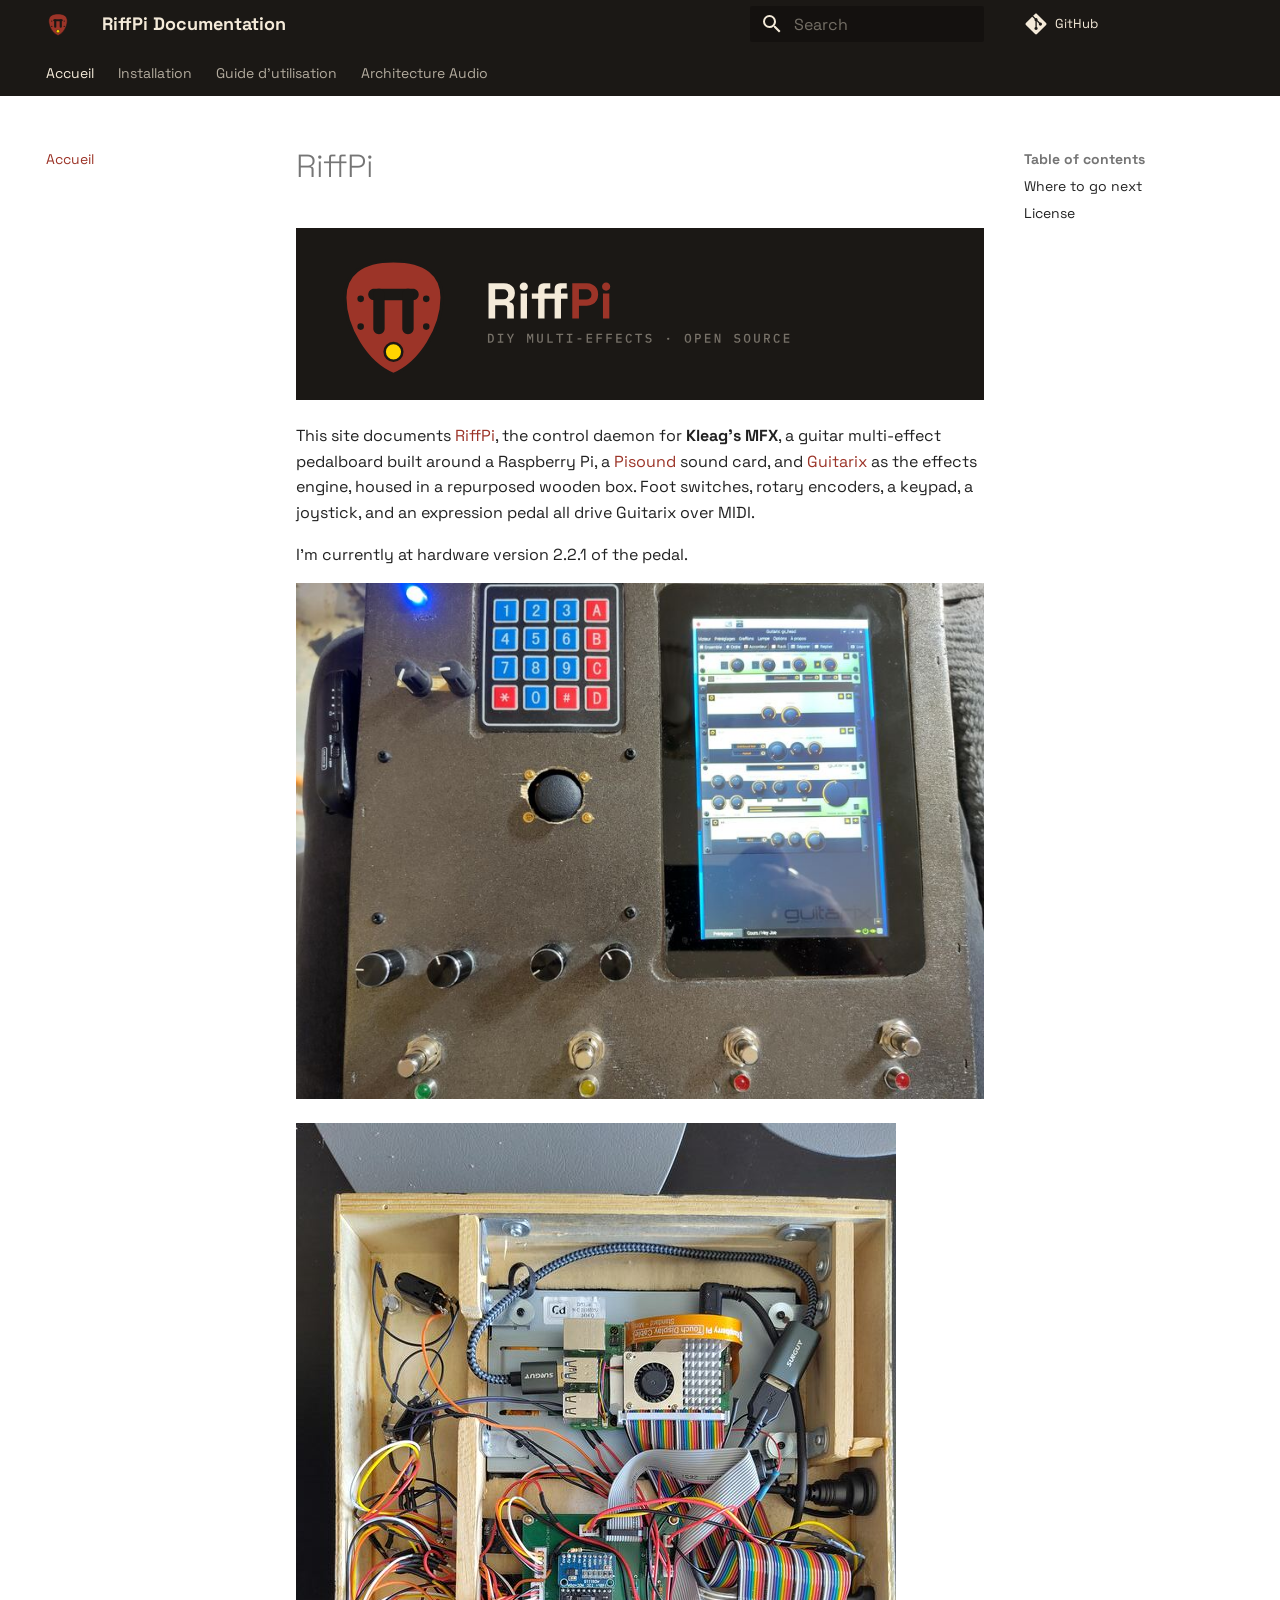
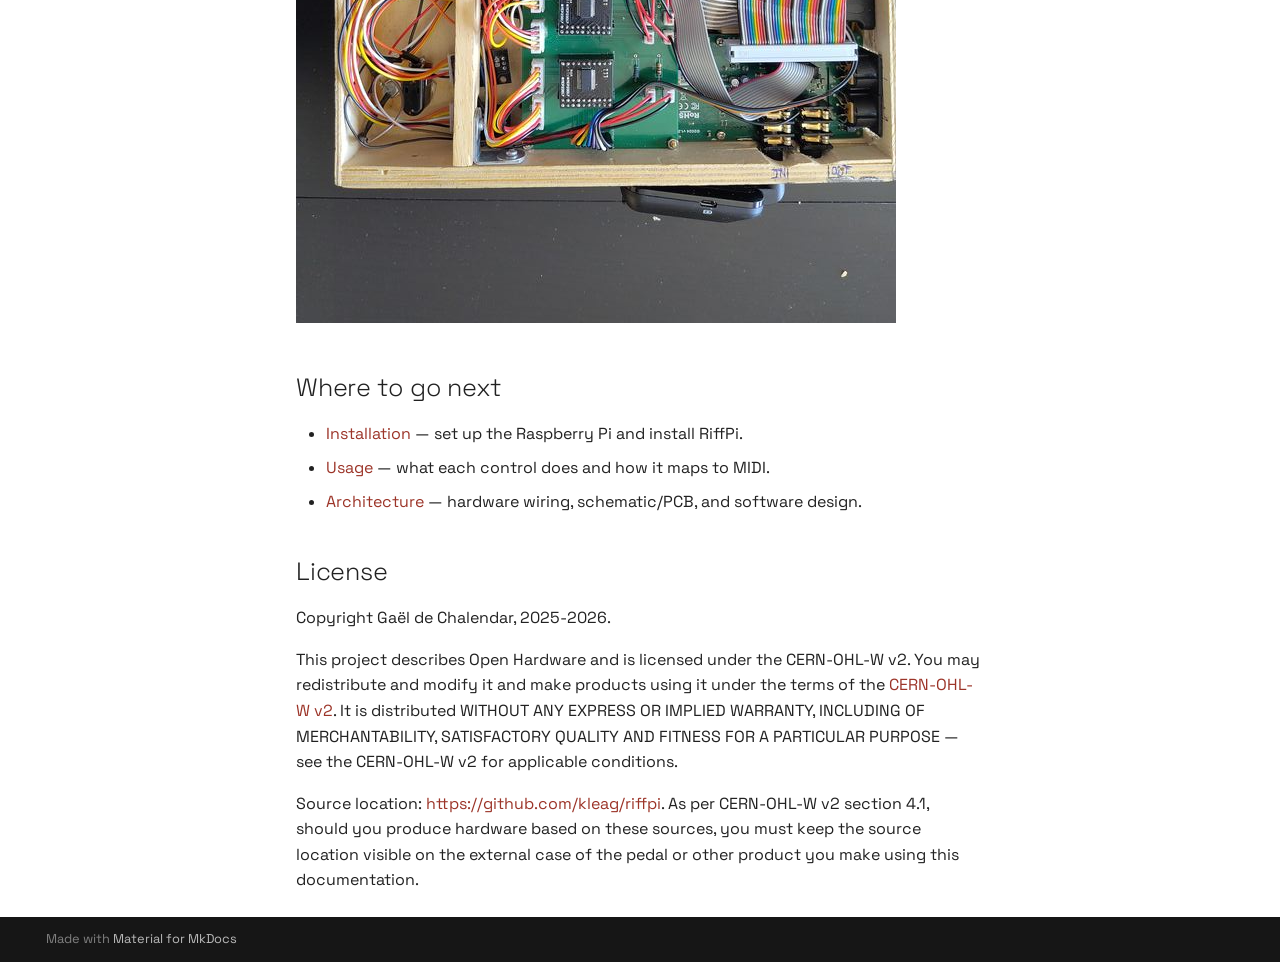
<file: index.html>
<!doctype html>
<html lang="en" class="no-js">
  <head>
    
      <meta charset="utf-8">
      <meta name="viewport" content="width=device-width,initial-scale=1">
      
      
      
        <link rel="canonical" href="https://kleag.github.io/riffpi/">
      
      
      
        <link rel="next" href="installation/">
      
      
        
      
      
      <link rel="icon" href="images/favicon.png">
      <meta name="generator" content="mkdocs-1.6.1, mkdocs-material-9.8.1">
    
    
      
        <title>RiffPi Documentation</title>
      
    
    
      <link rel="stylesheet" href="assets/stylesheets/main.57a0d79d.min.css">
      
        
        <link rel="stylesheet" href="assets/stylesheets/palette.fb2fffe2.min.css">
      
      


    
    
      
    
    
      
        
        
        <link rel="preconnect" href="https://fonts.gstatic.com" crossorigin>
        <link rel="stylesheet" href="https://fonts.googleapis.com/css?family=Space+Grotesk:300,300i,400,400i,700,700i%7CIBM+Plex+Mono:400,400i,700,700i&display=fallback">
        <style>:root{--md-text-font:"Space Grotesk";--md-code-font:"IBM Plex Mono"}</style>
      
    
    
      <link rel="stylesheet" href="stylesheets/extra.css">
    
    <script>__md_scope=new URL(".",location),__md_hash=e=>[...e].reduce(((e,_)=>(e<<5)-e+_.charCodeAt(0)),0),__md_get=(e,_=localStorage,t=__md_scope)=>JSON.parse(_.getItem(t.pathname+"."+e)),__md_set=(e,_,t=localStorage,a=__md_scope)=>{try{t.setItem(a.pathname+"."+e,JSON.stringify(_))}catch(e){}}</script>
    
      

    
    
  </head>
  
  
    
    
    
    
    
    <body dir="ltr" data-md-color-scheme="default" data-md-color-primary="black" data-md-color-accent="red">
  
    
    <input class="md-toggle" data-md-toggle="drawer" type="checkbox" id="__drawer" autocomplete="off">
    <input class="md-toggle" data-md-toggle="search" type="checkbox" id="__search" autocomplete="off">
    <label class="md-overlay" for="__drawer"></label>
    <div data-md-component="skip">
      
        
        <a href="#riffpi" class="md-skip">
          Skip to content
        </a>
      
    </div>
    <div data-md-component="announce">
      
    </div>
    
    
      

<header class="md-header" data-md-component="header">
  <nav class="md-header__inner md-grid" aria-label="Header">
    <a href="." title="RiffPi Documentation" class="md-header__button md-logo" aria-label="RiffPi Documentation" data-md-component="logo">
      
  <img src="images/riffpi-mark.svg" alt="logo">

    </a>
    <label class="md-header__button md-icon" for="__drawer">
      
      <svg xmlns="http://www.w3.org/2000/svg" viewBox="0 0 24 24"><path d="M3 6h18v2H3zm0 5h18v2H3zm0 5h18v2H3z"/></svg>
    </label>
    <div class="md-header__title" data-md-component="header-title">
      <div class="md-header__ellipsis">
        <div class="md-header__topic">
          <span class="md-ellipsis">
            RiffPi Documentation
          </span>
        </div>
        <div class="md-header__topic" data-md-component="header-topic">
          <span class="md-ellipsis">
            
              Accueil
            
          </span>
        </div>
      </div>
    </div>
    
      
    
    
    
    
      
      
        <label class="md-header__button md-icon" for="__search">
          
          <svg xmlns="http://www.w3.org/2000/svg" viewBox="0 0 24 24"><path d="M9.5 3A6.5 6.5 0 0 1 16 9.5c0 1.61-.59 3.09-1.56 4.23l.27.27h.79l5 5-1.5 1.5-5-5v-.79l-.27-.27A6.52 6.52 0 0 1 9.5 16 6.5 6.5 0 0 1 3 9.5 6.5 6.5 0 0 1 9.5 3m0 2C7 5 5 7 5 9.5S7 14 9.5 14 14 12 14 9.5 12 5 9.5 5"/></svg>
        </label>
        <div class="md-search" data-md-component="search" role="dialog">
  <label class="md-search__overlay" for="__search"></label>
  <div class="md-search__inner" role="search">
    <form class="md-search__form" name="search">
      <input type="text" class="md-search__input" name="query" aria-label="Search" placeholder="Search" autocapitalize="off" autocorrect="off" autocomplete="off" spellcheck="false" data-md-component="search-query" required>
      <label class="md-search__icon md-icon" for="__search">
        
        <svg xmlns="http://www.w3.org/2000/svg" viewBox="0 0 24 24"><path d="M9.5 3A6.5 6.5 0 0 1 16 9.5c0 1.61-.59 3.09-1.56 4.23l.27.27h.79l5 5-1.5 1.5-5-5v-.79l-.27-.27A6.52 6.52 0 0 1 9.5 16 6.5 6.5 0 0 1 3 9.5 6.5 6.5 0 0 1 9.5 3m0 2C7 5 5 7 5 9.5S7 14 9.5 14 14 12 14 9.5 12 5 9.5 5"/></svg>
        
        <svg xmlns="http://www.w3.org/2000/svg" viewBox="0 0 24 24"><path d="M20 11v2H8l5.5 5.5-1.42 1.42L4.16 12l7.92-7.92L13.5 5.5 8 11z"/></svg>
      </label>
      <nav class="md-search__options" aria-label="Search">
        
        <button type="reset" class="md-search__icon md-icon" title="Clear" aria-label="Clear" tabindex="-1">
          
          <svg xmlns="http://www.w3.org/2000/svg" viewBox="0 0 24 24"><path d="M19 6.41 17.59 5 12 10.59 6.41 5 5 6.41 10.59 12 5 17.59 6.41 19 12 13.41 17.59 19 19 17.59 13.41 12z"/></svg>
        </button>
      </nav>
      
    </form>
    <div class="md-search__output">
      <div class="md-search__scrollwrap" tabindex="0" data-md-scrollfix>
        <div class="md-search-result" data-md-component="search-result">
          <div class="md-search-result__meta">
            Initializing search
          </div>
          <ol class="md-search-result__list" role="presentation"></ol>
        </div>
      </div>
    </div>
  </div>
</div>
      
    
    
      <div class="md-header__source">
        <a href="https://github.com/kleag/riffpi" title="Go to repository" class="md-source" data-md-component="source">
  <div class="md-source__icon md-icon">
    
    <svg xmlns="http://www.w3.org/2000/svg" viewBox="0 0 448 512"><!--! Font Awesome Free 7.1.0 by @fontawesome - https://fontawesome.com License - https://fontawesome.com/license/free (Icons: CC BY 4.0, Fonts: SIL OFL 1.1, Code: MIT License) Copyright 2025 Fonticons, Inc.--><path d="M439.6 236.1 244 40.5c-5.4-5.5-12.8-8.5-20.4-8.5s-15 3-20.4 8.4L162.5 81l51.5 51.5c27.1-9.1 52.7 16.8 43.4 43.7l49.7 49.7c34.2-11.8 61.2 31 35.5 56.7-26.5 26.5-70.2-2.9-56-37.3L240.3 199v121.9c25.3 12.5 22.3 41.8 9.1 55-6.4 6.4-15.2 10.1-24.3 10.1s-17.8-3.6-24.3-10.1c-17.6-17.6-11.1-46.9 11.2-56v-123c-20.8-8.5-24.6-30.7-18.6-45L142.6 101 8.5 235.1C3 240.6 0 247.9 0 255.5s3 15 8.5 20.4l195.6 195.7c5.4 5.4 12.7 8.4 20.4 8.4s15-3 20.4-8.4l194.7-194.7c5.4-5.4 8.4-12.8 8.4-20.4s-3-15-8.4-20.4"/></svg>
  </div>
  <div class="md-source__repository">
    GitHub
  </div>
</a>
      </div>
    
  </nav>
  
</header>
    
    <div class="md-container" data-md-component="container">
      
      
        
          
            
<nav class="md-tabs" aria-label="Tabs" data-md-component="tabs">
  <div class="md-grid">
    <ul class="md-tabs__list">
      
        
  
  
  
    
  
  
    <li class="md-tabs__item md-tabs__item--active">
      <a href="." class="md-tabs__link">
        
  
  
    
  
  Accueil

      </a>
    </li>
  

      
        
  
  
  
  
    <li class="md-tabs__item">
      <a href="installation/" class="md-tabs__link">
        
  
  
    
  
  Installation

      </a>
    </li>
  

      
        
  
  
  
  
    <li class="md-tabs__item">
      <a href="usage/" class="md-tabs__link">
        
  
  
    
  
  Guide d'utilisation

      </a>
    </li>
  

      
        
  
  
  
  
    <li class="md-tabs__item">
      <a href="architecture/" class="md-tabs__link">
        
  
  
    
  
  Architecture Audio

      </a>
    </li>
  

      
    </ul>
  </div>
</nav>
          
        
      
      <main class="md-main" data-md-component="main">
        <div class="md-main__inner md-grid">
          
            
              
              <div class="md-sidebar md-sidebar--primary" data-md-component="sidebar" data-md-type="navigation" >
                <div class="md-sidebar__scrollwrap">
                  <div class="md-sidebar__inner">
                    


  


<nav class="md-nav md-nav--primary md-nav--lifted" aria-label="Navigation" data-md-level="0">
  <label class="md-nav__title" for="__drawer">
    <a href="." title="RiffPi Documentation" class="md-nav__button md-logo" aria-label="RiffPi Documentation" data-md-component="logo">
      
  <img src="images/riffpi-mark.svg" alt="logo">

    </a>
    RiffPi Documentation
  </label>
  
    <div class="md-nav__source">
      <a href="https://github.com/kleag/riffpi" title="Go to repository" class="md-source" data-md-component="source">
  <div class="md-source__icon md-icon">
    
    <svg xmlns="http://www.w3.org/2000/svg" viewBox="0 0 448 512"><!--! Font Awesome Free 7.1.0 by @fontawesome - https://fontawesome.com License - https://fontawesome.com/license/free (Icons: CC BY 4.0, Fonts: SIL OFL 1.1, Code: MIT License) Copyright 2025 Fonticons, Inc.--><path d="M439.6 236.1 244 40.5c-5.4-5.5-12.8-8.5-20.4-8.5s-15 3-20.4 8.4L162.5 81l51.5 51.5c27.1-9.1 52.7 16.8 43.4 43.7l49.7 49.7c34.2-11.8 61.2 31 35.5 56.7-26.5 26.5-70.2-2.9-56-37.3L240.3 199v121.9c25.3 12.5 22.3 41.8 9.1 55-6.4 6.4-15.2 10.1-24.3 10.1s-17.8-3.6-24.3-10.1c-17.6-17.6-11.1-46.9 11.2-56v-123c-20.8-8.5-24.6-30.7-18.6-45L142.6 101 8.5 235.1C3 240.6 0 247.9 0 255.5s3 15 8.5 20.4l195.6 195.7c5.4 5.4 12.7 8.4 20.4 8.4s15-3 20.4-8.4l194.7-194.7c5.4-5.4 8.4-12.8 8.4-20.4s-3-15-8.4-20.4"/></svg>
  </div>
  <div class="md-source__repository">
    GitHub
  </div>
</a>
    </div>
  
  <ul class="md-nav__list" data-md-scrollfix>
    
      
      
  
  
    
  
  
  
    <li class="md-nav__item md-nav__item--active">
      
      <input class="md-nav__toggle md-toggle" type="checkbox" id="__toc">
      
      
        
      
      
        <label class="md-nav__link md-nav__link--active" for="__toc">
          
  
  
  <span class="md-ellipsis">
    
  
    Accueil
  

    
  </span>
  
  

          <span class="md-nav__icon md-icon"></span>
        </label>
      
      <a href="." class="md-nav__link md-nav__link--active">
        
  
  
  <span class="md-ellipsis">
    
  
    Accueil
  

    
  </span>
  
  

      </a>
      
        

<nav class="md-nav md-nav--secondary" aria-label="Table of contents">
  
  
  
    
  
  
    <label class="md-nav__title" for="__toc">
      <span class="md-nav__icon md-icon"></span>
      Table of contents
    </label>
    <ul class="md-nav__list" data-md-component="toc" data-md-scrollfix>
      
        <li class="md-nav__item">
  <a href="#where-to-go-next" class="md-nav__link">
    <span class="md-ellipsis">
      
        Where to go next
      
    </span>
  </a>
  
</li>
      
        <li class="md-nav__item">
  <a href="#license" class="md-nav__link">
    <span class="md-ellipsis">
      
        License
      
    </span>
  </a>
  
</li>
      
    </ul>
  
</nav>
      
    </li>
  

    
      
      
  
  
  
  
    <li class="md-nav__item">
      <a href="installation/" class="md-nav__link">
        
  
  
  <span class="md-ellipsis">
    
  
    Installation
  

    
  </span>
  
  

      </a>
    </li>
  

    
      
      
  
  
  
  
    <li class="md-nav__item">
      <a href="usage/" class="md-nav__link">
        
  
  
  <span class="md-ellipsis">
    
  
    Guide d'utilisation
  

    
  </span>
  
  

      </a>
    </li>
  

    
      
      
  
  
  
  
    <li class="md-nav__item">
      <a href="architecture/" class="md-nav__link">
        
  
  
  <span class="md-ellipsis">
    
  
    Architecture Audio
  

    
  </span>
  
  

      </a>
    </li>
  

    
  </ul>
</nav>
                  </div>
                </div>
              </div>
            
            
              
              <div class="md-sidebar md-sidebar--secondary" data-md-component="sidebar" data-md-type="toc" >
                <div class="md-sidebar__scrollwrap">
                  <div class="md-sidebar__inner">
                    

<nav class="md-nav md-nav--secondary" aria-label="Table of contents">
  
  
  
    
  
  
    <label class="md-nav__title" for="__toc">
      <span class="md-nav__icon md-icon"></span>
      Table of contents
    </label>
    <ul class="md-nav__list" data-md-component="toc" data-md-scrollfix>
      
        <li class="md-nav__item">
  <a href="#where-to-go-next" class="md-nav__link">
    <span class="md-ellipsis">
      
        Where to go next
      
    </span>
  </a>
  
</li>
      
        <li class="md-nav__item">
  <a href="#license" class="md-nav__link">
    <span class="md-ellipsis">
      
        License
      
    </span>
  </a>
  
</li>
      
    </ul>
  
</nav>
                  </div>
                </div>
              </div>
            
          
          
            <div class="md-content" data-md-component="content">
              
              <article class="md-content__inner md-typeset">
                
                  


  
  


<h1 id="riffpi">RiffPi</h1>
<p><img alt="RiffPi" src="images/riffpi-banner.svg" /></p>
<p>This site documents <a href="https://github.com/kleag/riffpi">RiffPi</a>, the control daemon for
<strong>Kleag's MFX</strong>, a guitar multi-effect pedalboard built around a Raspberry Pi, a
<a href="https://blokas.io/pisound/">Pisound</a> sound card, and <a href="https://guitarix.org/">Guitarix</a> as the
effects engine, housed in a repurposed wooden box. Foot switches, rotary encoders, a keypad, a
joystick, and an expression pedal all drive Guitarix over MIDI.</p>
<p>I'm currently at hardware version 2.2.1 of the pedal.</p>
<p><img alt="The Multieffect pedal running" src="images/img3.jpg" /></p>
<p><img alt="The interior of the Multieffect pedal" src="images/img2.jpg" /></p>
<h2 id="where-to-go-next">Where to go next</h2>
<ul>
<li><a href="installation/">Installation</a> — set up the Raspberry Pi and install RiffPi.</li>
<li><a href="usage/">Usage</a> — what each control does and how it maps to MIDI.</li>
<li><a href="architecture/">Architecture</a> — hardware wiring, schematic/PCB, and software design.</li>
</ul>
<h2 id="license">License</h2>
<p>Copyright Gaël de Chalendar, 2025-2026.</p>
<p>This project describes Open Hardware and is licensed under the CERN-OHL-W v2. You may
redistribute and modify it and make products using it under the terms of the
<a href="https://cern.ch/cern-ohl">CERN-OHL-W v2</a>. It is distributed WITHOUT ANY EXPRESS OR IMPLIED
WARRANTY, INCLUDING OF MERCHANTABILITY, SATISFACTORY QUALITY AND FITNESS FOR A PARTICULAR
PURPOSE — see the CERN-OHL-W v2 for applicable conditions.</p>
<p>Source location: <a href="https://github.com/kleag/riffpi">https://github.com/kleag/riffpi</a>. As per CERN-OHL-W v2 section 4.1, should
you produce hardware based on these sources, you must keep the source location visible on the
external case of the pedal or other product you make using this documentation.</p>












                
              </article>
            </div>
          
          
<script>var target=document.getElementById(location.hash.slice(1));target&&target.name&&(target.checked=target.name.startsWith("__tabbed_"))</script>
        </div>
        
      </main>
      
        <footer class="md-footer">
  
  <div class="md-footer-meta md-typeset">
    <div class="md-footer-meta__inner md-grid">
      <div class="md-copyright">
  
  
    Made with
    <a href="https://squidfunk.github.io/mkdocs-material/" target="_blank" rel="noopener">
      Material for MkDocs
    </a>
  
</div>
      
    </div>
  </div>
</footer>
      
    </div>
    <div class="md-dialog" data-md-component="dialog">
      <div class="md-dialog__inner md-typeset"></div>
    </div>
    
    
    
      
      
      <script id="__config" type="application/json">{"annotate": null, "base": ".", "features": ["navigation.tabs", "content.code.copy"], "search": "assets/javascripts/workers/search.a7633da7.min.js", "tags": null, "translations": {"clipboard.copied": "Copied to clipboard", "clipboard.copy": "Copy to clipboard", "search.result.more.one": "1 more on this page", "search.result.more.other": "# more on this page", "search.result.none": "No matching documents", "search.result.one": "1 matching document", "search.result.other": "# matching documents", "search.result.placeholder": "Type to start searching", "search.result.term.missing": "Missing", "select.version": "Select version"}, "version": null}</script>
    
    
      <script src="assets/javascripts/bundle.a5f9d56c.min.js"></script>
      
    
  </body>
</html>
</file>
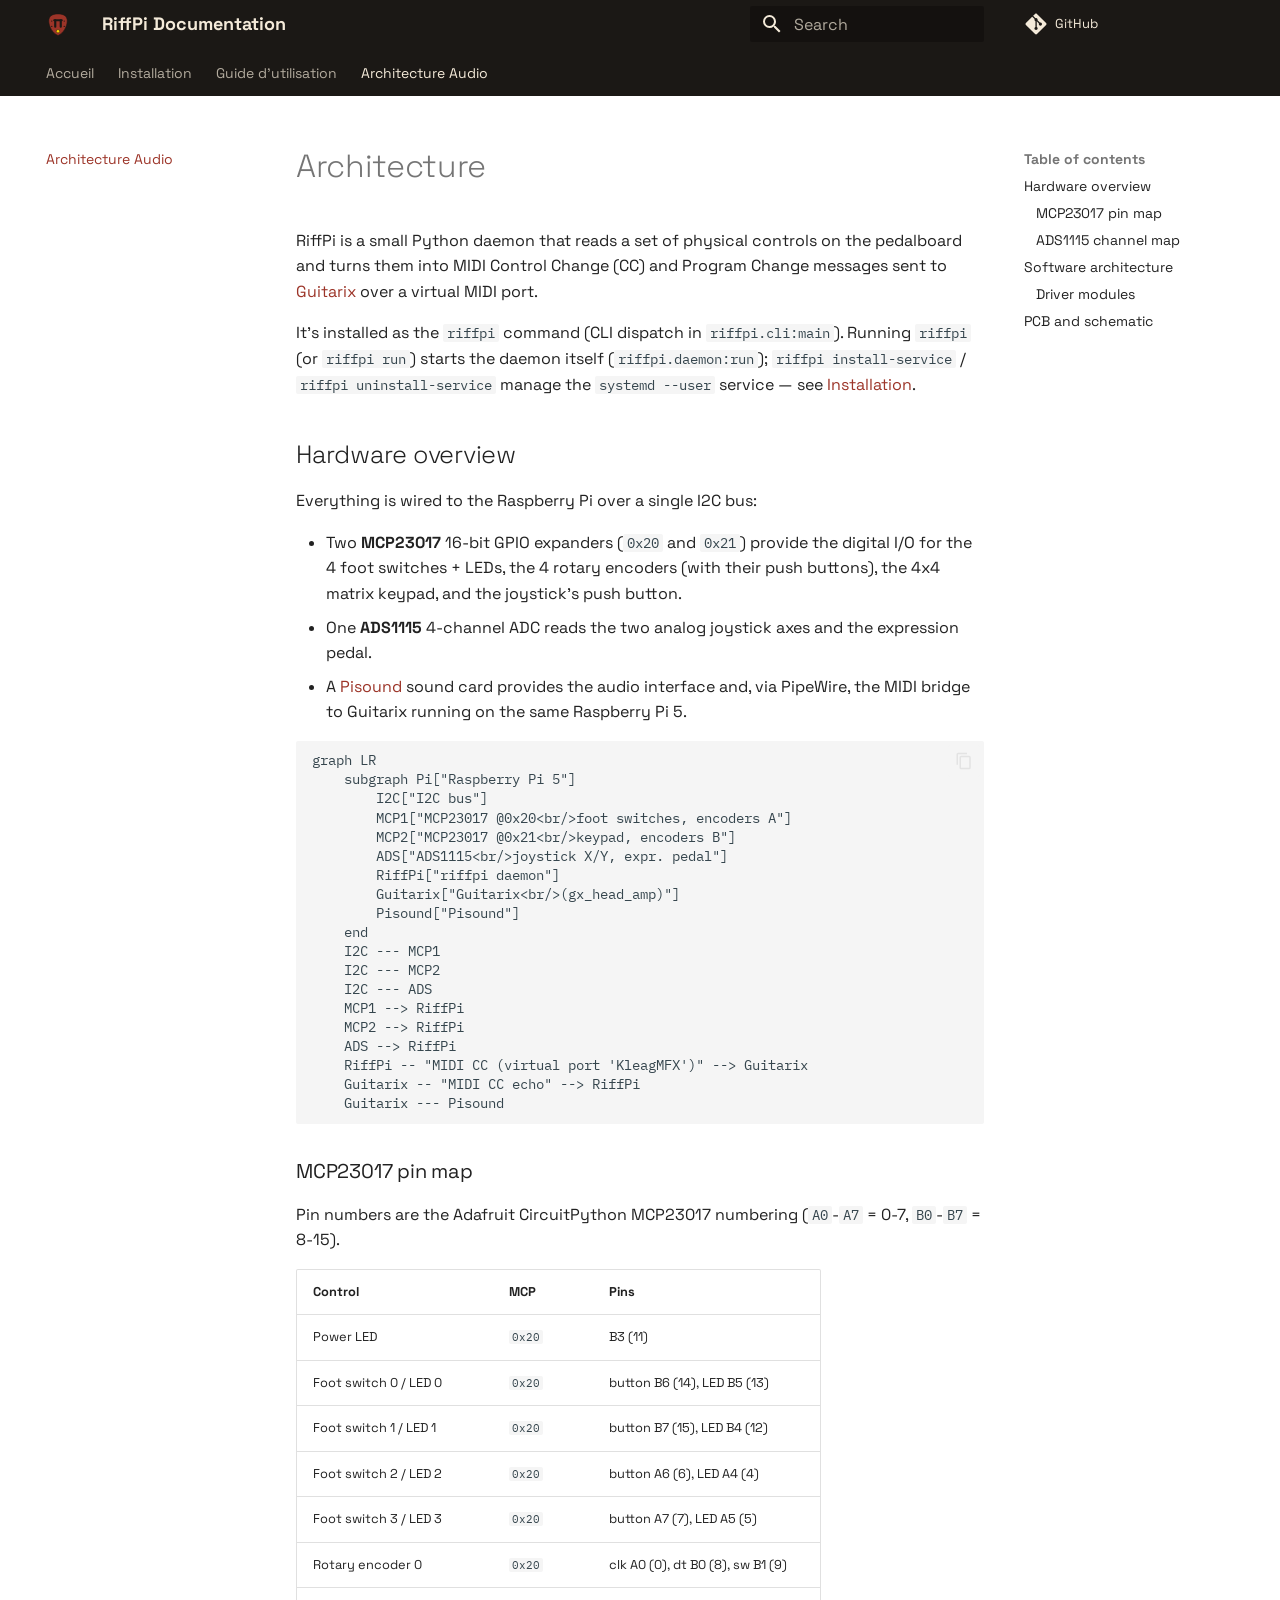
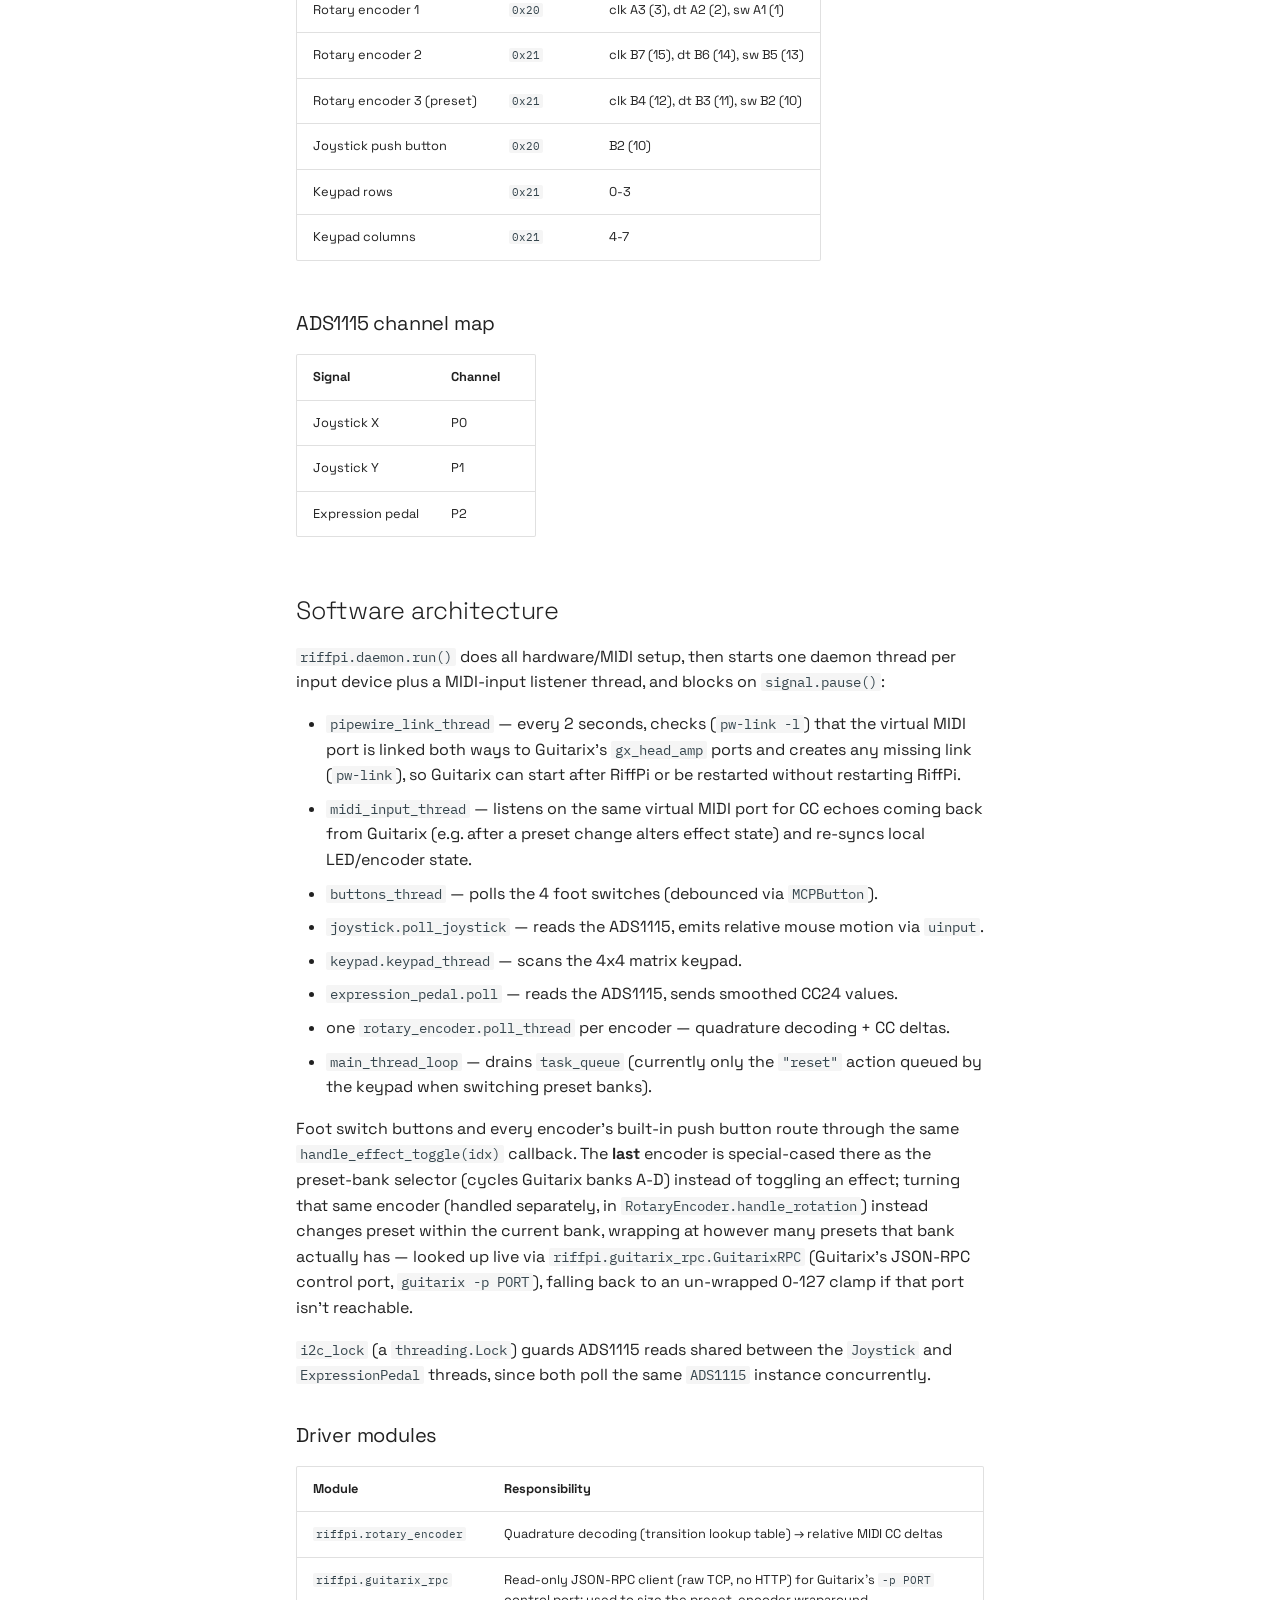
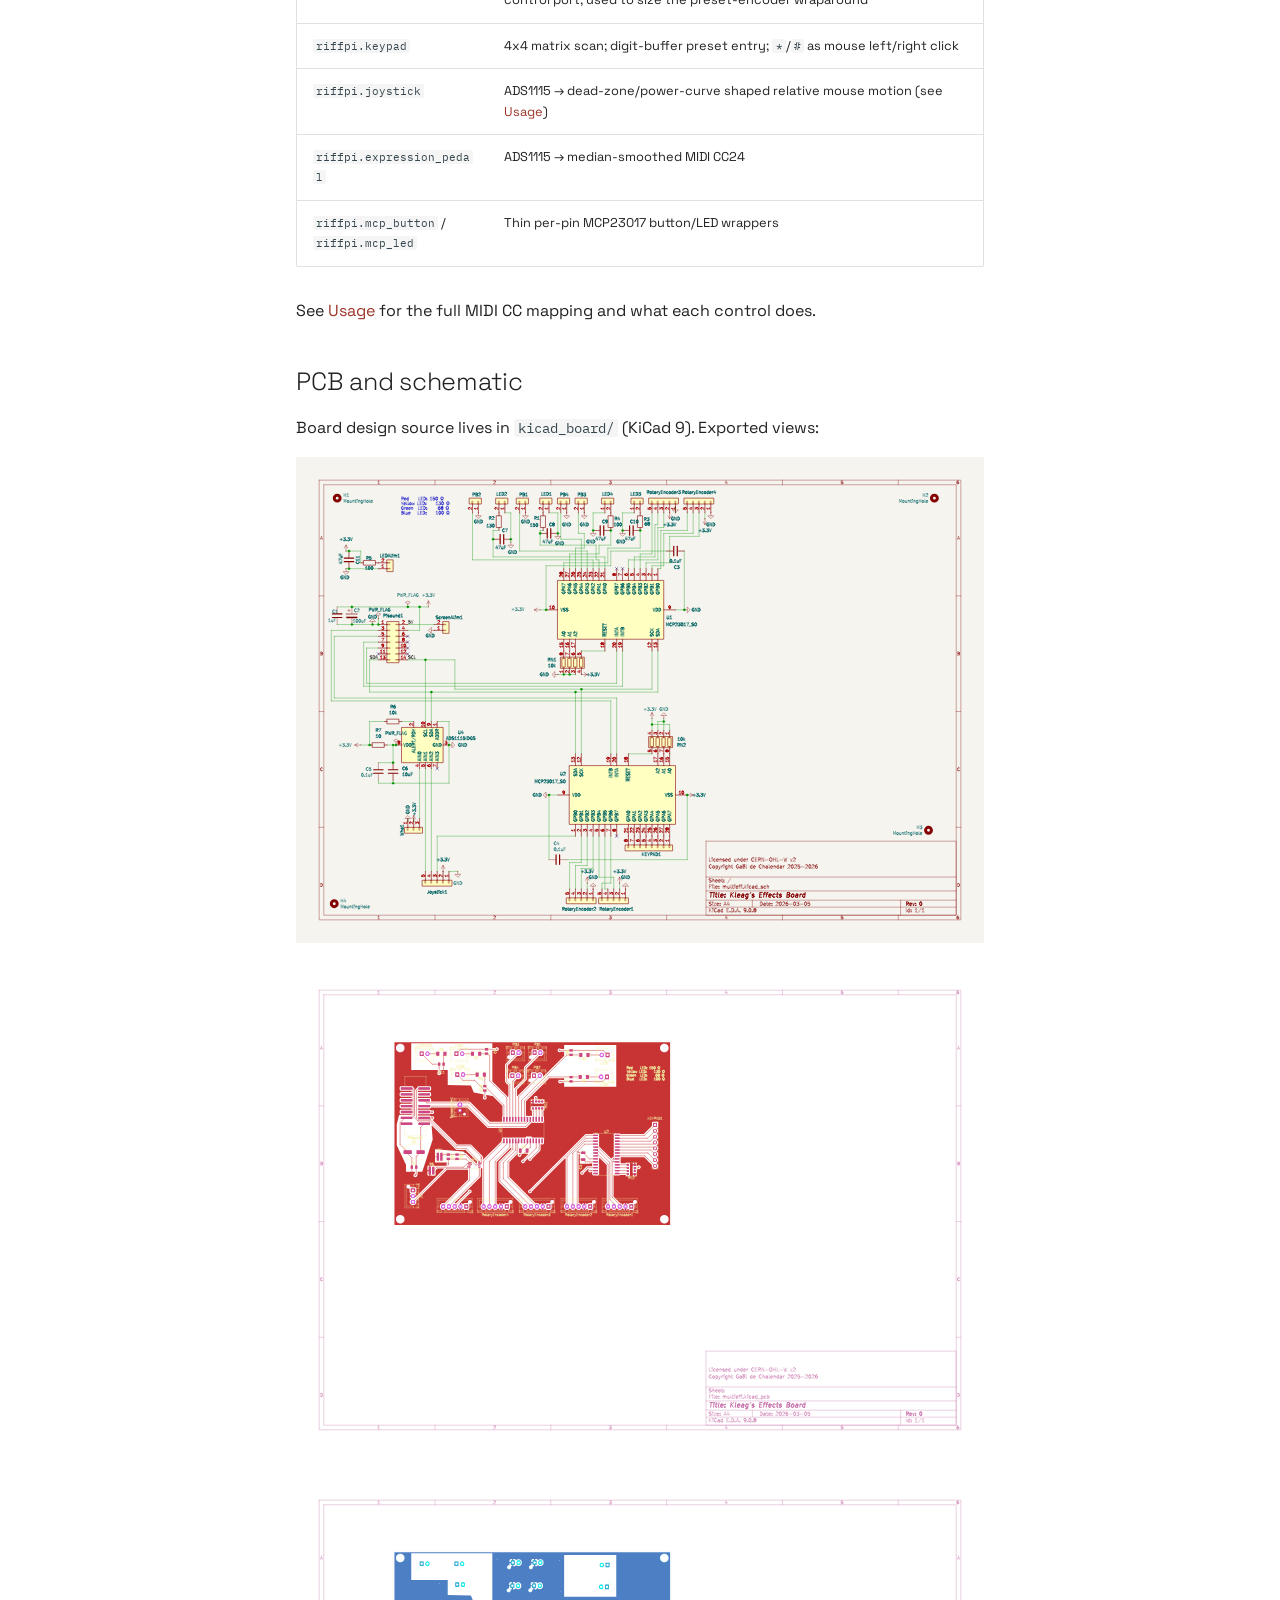
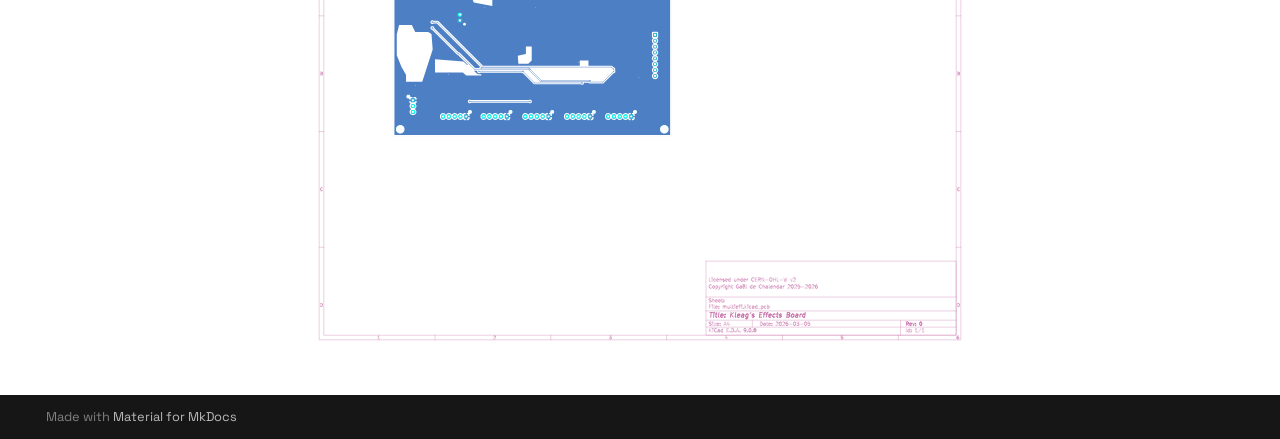
<file: architecture/index.html>
<!doctype html>
<html lang="en" class="no-js">
  <head>
    
      <meta charset="utf-8">
      <meta name="viewport" content="width=device-width,initial-scale=1">
      
      
      
        <link rel="canonical" href="https://kleag.github.io/riffpi/architecture/">
      
      
        <link rel="prev" href="../usage/">
      
      
      
        
      
      
      <link rel="icon" href="../images/favicon.png">
      <meta name="generator" content="mkdocs-1.6.1, mkdocs-material-9.8.1">
    
    
      
        <title>Architecture Audio - RiffPi Documentation</title>
      
    
    
      <link rel="stylesheet" href="../assets/stylesheets/main.57a0d79d.min.css">
      
        
        <link rel="stylesheet" href="../assets/stylesheets/palette.fb2fffe2.min.css">
      
      


    
    
      
    
    
      
        
        
        <link rel="preconnect" href="https://fonts.gstatic.com" crossorigin>
        <link rel="stylesheet" href="https://fonts.googleapis.com/css?family=Space+Grotesk:300,300i,400,400i,700,700i%7CIBM+Plex+Mono:400,400i,700,700i&display=fallback">
        <style>:root{--md-text-font:"Space Grotesk";--md-code-font:"IBM Plex Mono"}</style>
      
    
    
      <link rel="stylesheet" href="../stylesheets/extra.css">
    
    <script>__md_scope=new URL("..",location),__md_hash=e=>[...e].reduce(((e,_)=>(e<<5)-e+_.charCodeAt(0)),0),__md_get=(e,_=localStorage,t=__md_scope)=>JSON.parse(_.getItem(t.pathname+"."+e)),__md_set=(e,_,t=localStorage,a=__md_scope)=>{try{t.setItem(a.pathname+"."+e,JSON.stringify(_))}catch(e){}}</script>
    
      

    
    
  </head>
  
  
    
    
    
    
    
    <body dir="ltr" data-md-color-scheme="default" data-md-color-primary="black" data-md-color-accent="red">
  
    
    <input class="md-toggle" data-md-toggle="drawer" type="checkbox" id="__drawer" autocomplete="off">
    <input class="md-toggle" data-md-toggle="search" type="checkbox" id="__search" autocomplete="off">
    <label class="md-overlay" for="__drawer"></label>
    <div data-md-component="skip">
      
        
        <a href="#architecture" class="md-skip">
          Skip to content
        </a>
      
    </div>
    <div data-md-component="announce">
      
    </div>
    
    
      

<header class="md-header" data-md-component="header">
  <nav class="md-header__inner md-grid" aria-label="Header">
    <a href=".." title="RiffPi Documentation" class="md-header__button md-logo" aria-label="RiffPi Documentation" data-md-component="logo">
      
  <img src="../images/riffpi-mark.svg" alt="logo">

    </a>
    <label class="md-header__button md-icon" for="__drawer">
      
      <svg xmlns="http://www.w3.org/2000/svg" viewBox="0 0 24 24"><path d="M3 6h18v2H3zm0 5h18v2H3zm0 5h18v2H3z"/></svg>
    </label>
    <div class="md-header__title" data-md-component="header-title">
      <div class="md-header__ellipsis">
        <div class="md-header__topic">
          <span class="md-ellipsis">
            RiffPi Documentation
          </span>
        </div>
        <div class="md-header__topic" data-md-component="header-topic">
          <span class="md-ellipsis">
            
              Architecture Audio
            
          </span>
        </div>
      </div>
    </div>
    
      
    
    
    
    
      
      
        <label class="md-header__button md-icon" for="__search">
          
          <svg xmlns="http://www.w3.org/2000/svg" viewBox="0 0 24 24"><path d="M9.5 3A6.5 6.5 0 0 1 16 9.5c0 1.61-.59 3.09-1.56 4.23l.27.27h.79l5 5-1.5 1.5-5-5v-.79l-.27-.27A6.52 6.52 0 0 1 9.5 16 6.5 6.5 0 0 1 3 9.5 6.5 6.5 0 0 1 9.5 3m0 2C7 5 5 7 5 9.5S7 14 9.5 14 14 12 14 9.5 12 5 9.5 5"/></svg>
        </label>
        <div class="md-search" data-md-component="search" role="dialog">
  <label class="md-search__overlay" for="__search"></label>
  <div class="md-search__inner" role="search">
    <form class="md-search__form" name="search">
      <input type="text" class="md-search__input" name="query" aria-label="Search" placeholder="Search" autocapitalize="off" autocorrect="off" autocomplete="off" spellcheck="false" data-md-component="search-query" required>
      <label class="md-search__icon md-icon" for="__search">
        
        <svg xmlns="http://www.w3.org/2000/svg" viewBox="0 0 24 24"><path d="M9.5 3A6.5 6.5 0 0 1 16 9.5c0 1.61-.59 3.09-1.56 4.23l.27.27h.79l5 5-1.5 1.5-5-5v-.79l-.27-.27A6.52 6.52 0 0 1 9.5 16 6.5 6.5 0 0 1 3 9.5 6.5 6.5 0 0 1 9.5 3m0 2C7 5 5 7 5 9.5S7 14 9.5 14 14 12 14 9.5 12 5 9.5 5"/></svg>
        
        <svg xmlns="http://www.w3.org/2000/svg" viewBox="0 0 24 24"><path d="M20 11v2H8l5.5 5.5-1.42 1.42L4.16 12l7.92-7.92L13.5 5.5 8 11z"/></svg>
      </label>
      <nav class="md-search__options" aria-label="Search">
        
        <button type="reset" class="md-search__icon md-icon" title="Clear" aria-label="Clear" tabindex="-1">
          
          <svg xmlns="http://www.w3.org/2000/svg" viewBox="0 0 24 24"><path d="M19 6.41 17.59 5 12 10.59 6.41 5 5 6.41 10.59 12 5 17.59 6.41 19 12 13.41 17.59 19 19 17.59 13.41 12z"/></svg>
        </button>
      </nav>
      
    </form>
    <div class="md-search__output">
      <div class="md-search__scrollwrap" tabindex="0" data-md-scrollfix>
        <div class="md-search-result" data-md-component="search-result">
          <div class="md-search-result__meta">
            Initializing search
          </div>
          <ol class="md-search-result__list" role="presentation"></ol>
        </div>
      </div>
    </div>
  </div>
</div>
      
    
    
      <div class="md-header__source">
        <a href="https://github.com/kleag/riffpi" title="Go to repository" class="md-source" data-md-component="source">
  <div class="md-source__icon md-icon">
    
    <svg xmlns="http://www.w3.org/2000/svg" viewBox="0 0 448 512"><!--! Font Awesome Free 7.1.0 by @fontawesome - https://fontawesome.com License - https://fontawesome.com/license/free (Icons: CC BY 4.0, Fonts: SIL OFL 1.1, Code: MIT License) Copyright 2025 Fonticons, Inc.--><path d="M439.6 236.1 244 40.5c-5.4-5.5-12.8-8.5-20.4-8.5s-15 3-20.4 8.4L162.5 81l51.5 51.5c27.1-9.1 52.7 16.8 43.4 43.7l49.7 49.7c34.2-11.8 61.2 31 35.5 56.7-26.5 26.5-70.2-2.9-56-37.3L240.3 199v121.9c25.3 12.5 22.3 41.8 9.1 55-6.4 6.4-15.2 10.1-24.3 10.1s-17.8-3.6-24.3-10.1c-17.6-17.6-11.1-46.9 11.2-56v-123c-20.8-8.5-24.6-30.7-18.6-45L142.6 101 8.5 235.1C3 240.6 0 247.9 0 255.5s3 15 8.5 20.4l195.6 195.7c5.4 5.4 12.7 8.4 20.4 8.4s15-3 20.4-8.4l194.7-194.7c5.4-5.4 8.4-12.8 8.4-20.4s-3-15-8.4-20.4"/></svg>
  </div>
  <div class="md-source__repository">
    GitHub
  </div>
</a>
      </div>
    
  </nav>
  
</header>
    
    <div class="md-container" data-md-component="container">
      
      
        
          
            
<nav class="md-tabs" aria-label="Tabs" data-md-component="tabs">
  <div class="md-grid">
    <ul class="md-tabs__list">
      
        
  
  
  
  
    <li class="md-tabs__item">
      <a href=".." class="md-tabs__link">
        
  
  
    
  
  Accueil

      </a>
    </li>
  

      
        
  
  
  
  
    <li class="md-tabs__item">
      <a href="../installation/" class="md-tabs__link">
        
  
  
    
  
  Installation

      </a>
    </li>
  

      
        
  
  
  
  
    <li class="md-tabs__item">
      <a href="../usage/" class="md-tabs__link">
        
  
  
    
  
  Guide d'utilisation

      </a>
    </li>
  

      
        
  
  
  
    
  
  
    <li class="md-tabs__item md-tabs__item--active">
      <a href="./" class="md-tabs__link">
        
  
  
    
  
  Architecture Audio

      </a>
    </li>
  

      
    </ul>
  </div>
</nav>
          
        
      
      <main class="md-main" data-md-component="main">
        <div class="md-main__inner md-grid">
          
            
              
              <div class="md-sidebar md-sidebar--primary" data-md-component="sidebar" data-md-type="navigation" >
                <div class="md-sidebar__scrollwrap">
                  <div class="md-sidebar__inner">
                    


  


<nav class="md-nav md-nav--primary md-nav--lifted" aria-label="Navigation" data-md-level="0">
  <label class="md-nav__title" for="__drawer">
    <a href=".." title="RiffPi Documentation" class="md-nav__button md-logo" aria-label="RiffPi Documentation" data-md-component="logo">
      
  <img src="../images/riffpi-mark.svg" alt="logo">

    </a>
    RiffPi Documentation
  </label>
  
    <div class="md-nav__source">
      <a href="https://github.com/kleag/riffpi" title="Go to repository" class="md-source" data-md-component="source">
  <div class="md-source__icon md-icon">
    
    <svg xmlns="http://www.w3.org/2000/svg" viewBox="0 0 448 512"><!--! Font Awesome Free 7.1.0 by @fontawesome - https://fontawesome.com License - https://fontawesome.com/license/free (Icons: CC BY 4.0, Fonts: SIL OFL 1.1, Code: MIT License) Copyright 2025 Fonticons, Inc.--><path d="M439.6 236.1 244 40.5c-5.4-5.5-12.8-8.5-20.4-8.5s-15 3-20.4 8.4L162.5 81l51.5 51.5c27.1-9.1 52.7 16.8 43.4 43.7l49.7 49.7c34.2-11.8 61.2 31 35.5 56.7-26.5 26.5-70.2-2.9-56-37.3L240.3 199v121.9c25.3 12.5 22.3 41.8 9.1 55-6.4 6.4-15.2 10.1-24.3 10.1s-17.8-3.6-24.3-10.1c-17.6-17.6-11.1-46.9 11.2-56v-123c-20.8-8.5-24.6-30.7-18.6-45L142.6 101 8.5 235.1C3 240.6 0 247.9 0 255.5s3 15 8.5 20.4l195.6 195.7c5.4 5.4 12.7 8.4 20.4 8.4s15-3 20.4-8.4l194.7-194.7c5.4-5.4 8.4-12.8 8.4-20.4s-3-15-8.4-20.4"/></svg>
  </div>
  <div class="md-source__repository">
    GitHub
  </div>
</a>
    </div>
  
  <ul class="md-nav__list" data-md-scrollfix>
    
      
      
  
  
  
  
    <li class="md-nav__item">
      <a href=".." class="md-nav__link">
        
  
  
  <span class="md-ellipsis">
    
  
    Accueil
  

    
  </span>
  
  

      </a>
    </li>
  

    
      
      
  
  
  
  
    <li class="md-nav__item">
      <a href="../installation/" class="md-nav__link">
        
  
  
  <span class="md-ellipsis">
    
  
    Installation
  

    
  </span>
  
  

      </a>
    </li>
  

    
      
      
  
  
  
  
    <li class="md-nav__item">
      <a href="../usage/" class="md-nav__link">
        
  
  
  <span class="md-ellipsis">
    
  
    Guide d'utilisation
  

    
  </span>
  
  

      </a>
    </li>
  

    
      
      
  
  
    
  
  
  
    <li class="md-nav__item md-nav__item--active">
      
      <input class="md-nav__toggle md-toggle" type="checkbox" id="__toc">
      
      
        
      
      
        <label class="md-nav__link md-nav__link--active" for="__toc">
          
  
  
  <span class="md-ellipsis">
    
  
    Architecture Audio
  

    
  </span>
  
  

          <span class="md-nav__icon md-icon"></span>
        </label>
      
      <a href="./" class="md-nav__link md-nav__link--active">
        
  
  
  <span class="md-ellipsis">
    
  
    Architecture Audio
  

    
  </span>
  
  

      </a>
      
        

<nav class="md-nav md-nav--secondary" aria-label="Table of contents">
  
  
  
    
  
  
    <label class="md-nav__title" for="__toc">
      <span class="md-nav__icon md-icon"></span>
      Table of contents
    </label>
    <ul class="md-nav__list" data-md-component="toc" data-md-scrollfix>
      
        <li class="md-nav__item">
  <a href="#hardware-overview" class="md-nav__link">
    <span class="md-ellipsis">
      
        Hardware overview
      
    </span>
  </a>
  
    <nav class="md-nav" aria-label="Hardware overview">
      <ul class="md-nav__list">
        
          <li class="md-nav__item">
  <a href="#mcp23017-pin-map" class="md-nav__link">
    <span class="md-ellipsis">
      
        MCP23017 pin map
      
    </span>
  </a>
  
</li>
        
          <li class="md-nav__item">
  <a href="#ads1115-channel-map" class="md-nav__link">
    <span class="md-ellipsis">
      
        ADS1115 channel map
      
    </span>
  </a>
  
</li>
        
      </ul>
    </nav>
  
</li>
      
        <li class="md-nav__item">
  <a href="#software-architecture" class="md-nav__link">
    <span class="md-ellipsis">
      
        Software architecture
      
    </span>
  </a>
  
    <nav class="md-nav" aria-label="Software architecture">
      <ul class="md-nav__list">
        
          <li class="md-nav__item">
  <a href="#driver-modules" class="md-nav__link">
    <span class="md-ellipsis">
      
        Driver modules
      
    </span>
  </a>
  
</li>
        
      </ul>
    </nav>
  
</li>
      
        <li class="md-nav__item">
  <a href="#pcb-and-schematic" class="md-nav__link">
    <span class="md-ellipsis">
      
        PCB and schematic
      
    </span>
  </a>
  
</li>
      
    </ul>
  
</nav>
      
    </li>
  

    
  </ul>
</nav>
                  </div>
                </div>
              </div>
            
            
              
              <div class="md-sidebar md-sidebar--secondary" data-md-component="sidebar" data-md-type="toc" >
                <div class="md-sidebar__scrollwrap">
                  <div class="md-sidebar__inner">
                    

<nav class="md-nav md-nav--secondary" aria-label="Table of contents">
  
  
  
    
  
  
    <label class="md-nav__title" for="__toc">
      <span class="md-nav__icon md-icon"></span>
      Table of contents
    </label>
    <ul class="md-nav__list" data-md-component="toc" data-md-scrollfix>
      
        <li class="md-nav__item">
  <a href="#hardware-overview" class="md-nav__link">
    <span class="md-ellipsis">
      
        Hardware overview
      
    </span>
  </a>
  
    <nav class="md-nav" aria-label="Hardware overview">
      <ul class="md-nav__list">
        
          <li class="md-nav__item">
  <a href="#mcp23017-pin-map" class="md-nav__link">
    <span class="md-ellipsis">
      
        MCP23017 pin map
      
    </span>
  </a>
  
</li>
        
          <li class="md-nav__item">
  <a href="#ads1115-channel-map" class="md-nav__link">
    <span class="md-ellipsis">
      
        ADS1115 channel map
      
    </span>
  </a>
  
</li>
        
      </ul>
    </nav>
  
</li>
      
        <li class="md-nav__item">
  <a href="#software-architecture" class="md-nav__link">
    <span class="md-ellipsis">
      
        Software architecture
      
    </span>
  </a>
  
    <nav class="md-nav" aria-label="Software architecture">
      <ul class="md-nav__list">
        
          <li class="md-nav__item">
  <a href="#driver-modules" class="md-nav__link">
    <span class="md-ellipsis">
      
        Driver modules
      
    </span>
  </a>
  
</li>
        
      </ul>
    </nav>
  
</li>
      
        <li class="md-nav__item">
  <a href="#pcb-and-schematic" class="md-nav__link">
    <span class="md-ellipsis">
      
        PCB and schematic
      
    </span>
  </a>
  
</li>
      
    </ul>
  
</nav>
                  </div>
                </div>
              </div>
            
          
          
            <div class="md-content" data-md-component="content">
              
              <article class="md-content__inner md-typeset">
                
                  


  
  


<h1 id="architecture">Architecture</h1>
<p>RiffPi is a small Python daemon that reads a set of physical controls on the pedalboard and
turns them into MIDI Control Change (CC) and Program Change messages sent to
<a href="https://guitarix.org/">Guitarix</a> over a virtual MIDI port.</p>
<p>It's installed as the <code>riffpi</code> command (CLI dispatch in <code>riffpi.cli:main</code>). Running <code>riffpi</code> (or
<code>riffpi run</code>) starts the daemon itself (<code>riffpi.daemon:run</code>); <code>riffpi install-service</code> /
<code>riffpi uninstall-service</code> manage the <code>systemd --user</code> service — see
<a href="../installation/">Installation</a>.</p>
<h2 id="hardware-overview">Hardware overview</h2>
<p>Everything is wired to the Raspberry Pi over a single I2C bus:</p>
<ul>
<li>Two <strong>MCP23017</strong> 16-bit GPIO expanders (<code>0x20</code> and <code>0x21</code>) provide the digital I/O for the 4
  foot switches + LEDs, the 4 rotary encoders (with their push buttons), the 4x4 matrix keypad,
  and the joystick's push button.</li>
<li>One <strong>ADS1115</strong> 4-channel ADC reads the two analog joystick axes and the expression pedal.</li>
<li>A <a href="https://blokas.io/pisound/">Pisound</a> sound card provides the audio interface and, via
  PipeWire, the MIDI bridge to Guitarix running on the same Raspberry Pi 5.</li>
</ul>
<div class="highlight"><pre><span></span><code>graph LR
    subgraph Pi["Raspberry Pi 5"]
        I2C["I2C bus"]
        MCP1["MCP23017 @0x20&lt;br/&gt;foot switches, encoders A"]
        MCP2["MCP23017 @0x21&lt;br/&gt;keypad, encoders B"]
        ADS["ADS1115&lt;br/&gt;joystick X/Y, expr. pedal"]
        RiffPi["riffpi daemon"]
        Guitarix["Guitarix&lt;br/&gt;(gx_head_amp)"]
        Pisound["Pisound"]
    end
    I2C --- MCP1
    I2C --- MCP2
    I2C --- ADS
    MCP1 --&gt; RiffPi
    MCP2 --&gt; RiffPi
    ADS --&gt; RiffPi
    RiffPi -- "MIDI CC (virtual port 'KleagMFX')" --&gt; Guitarix
    Guitarix -- "MIDI CC echo" --&gt; RiffPi
    Guitarix --- Pisound
</code></pre></div>
<h3 id="mcp23017-pin-map">MCP23017 pin map</h3>
<p>Pin numbers are the Adafruit CircuitPython MCP23017 numbering (<code>A0</code>-<code>A7</code> = 0-7, <code>B0</code>-<code>B7</code> = 8-15).</p>
<table>
<thead>
<tr>
<th>Control</th>
<th>MCP</th>
<th>Pins</th>
</tr>
</thead>
<tbody>
<tr>
<td>Power LED</td>
<td><code>0x20</code></td>
<td>B3 (11)</td>
</tr>
<tr>
<td>Foot switch 0 / LED 0</td>
<td><code>0x20</code></td>
<td>button B6 (14), LED B5 (13)</td>
</tr>
<tr>
<td>Foot switch 1 / LED 1</td>
<td><code>0x20</code></td>
<td>button B7 (15), LED B4 (12)</td>
</tr>
<tr>
<td>Foot switch 2 / LED 2</td>
<td><code>0x20</code></td>
<td>button A6 (6), LED A4 (4)</td>
</tr>
<tr>
<td>Foot switch 3 / LED 3</td>
<td><code>0x20</code></td>
<td>button A7 (7), LED A5 (5)</td>
</tr>
<tr>
<td>Rotary encoder 0</td>
<td><code>0x20</code></td>
<td>clk A0 (0), dt B0 (8), sw B1 (9)</td>
</tr>
<tr>
<td>Rotary encoder 1</td>
<td><code>0x20</code></td>
<td>clk A3 (3), dt A2 (2), sw A1 (1)</td>
</tr>
<tr>
<td>Rotary encoder 2</td>
<td><code>0x21</code></td>
<td>clk B7 (15), dt B6 (14), sw B5 (13)</td>
</tr>
<tr>
<td>Rotary encoder 3 (preset)</td>
<td><code>0x21</code></td>
<td>clk B4 (12), dt B3 (11), sw B2 (10)</td>
</tr>
<tr>
<td>Joystick push button</td>
<td><code>0x20</code></td>
<td>B2 (10)</td>
</tr>
<tr>
<td>Keypad rows</td>
<td><code>0x21</code></td>
<td>0-3</td>
</tr>
<tr>
<td>Keypad columns</td>
<td><code>0x21</code></td>
<td>4-7</td>
</tr>
</tbody>
</table>
<h3 id="ads1115-channel-map">ADS1115 channel map</h3>
<table>
<thead>
<tr>
<th>Signal</th>
<th>Channel</th>
</tr>
</thead>
<tbody>
<tr>
<td>Joystick X</td>
<td>P0</td>
</tr>
<tr>
<td>Joystick Y</td>
<td>P1</td>
</tr>
<tr>
<td>Expression pedal</td>
<td>P2</td>
</tr>
</tbody>
</table>
<h2 id="software-architecture">Software architecture</h2>
<p><code>riffpi.daemon.run()</code> does all hardware/MIDI setup, then starts one daemon thread per input
device plus a MIDI-input listener thread, and blocks on <code>signal.pause()</code>:</p>
<ul>
<li><code>pipewire_link_thread</code> — every 2 seconds, checks (<code>pw-link -l</code>) that the virtual MIDI port is
  linked both ways to Guitarix's <code>gx_head_amp</code> ports and creates any missing link (<code>pw-link</code>),
  so Guitarix can start after RiffPi or be restarted without restarting RiffPi.</li>
<li><code>midi_input_thread</code> — listens on the same virtual MIDI port for CC echoes coming back from
  Guitarix (e.g. after a preset change alters effect state) and re-syncs local LED/encoder state.</li>
<li><code>buttons_thread</code> — polls the 4 foot switches (debounced via <code>MCPButton</code>).</li>
<li><code>joystick.poll_joystick</code> — reads the ADS1115, emits relative mouse motion via <code>uinput</code>.</li>
<li><code>keypad.keypad_thread</code> — scans the 4x4 matrix keypad.</li>
<li><code>expression_pedal.poll</code> — reads the ADS1115, sends smoothed CC24 values.</li>
<li>one <code>rotary_encoder.poll_thread</code> per encoder — quadrature decoding + CC deltas.</li>
<li><code>main_thread_loop</code> — drains <code>task_queue</code> (currently only the <code>"reset"</code> action queued by the
  keypad when switching preset banks).</li>
</ul>
<p>Foot switch buttons and every encoder's built-in push button route through the same
<code>handle_effect_toggle(idx)</code> callback. The <strong>last</strong> encoder is special-cased there as the
preset-bank selector (cycles Guitarix banks A-D) instead of toggling an effect; turning that same
encoder (handled separately, in <code>RotaryEncoder.handle_rotation</code>) instead changes preset within
the current bank, wrapping at however many presets that bank actually has — looked up live via
<code>riffpi.guitarix_rpc.GuitarixRPC</code> (Guitarix's JSON-RPC control port, <code>guitarix -p PORT</code>), falling
back to an un-wrapped 0-127 clamp if that port isn't reachable.</p>
<p><code>i2c_lock</code> (a <code>threading.Lock</code>) guards ADS1115 reads shared between the <code>Joystick</code> and
<code>ExpressionPedal</code> threads, since both poll the same <code>ADS1115</code> instance concurrently.</p>
<h3 id="driver-modules">Driver modules</h3>
<table>
<thead>
<tr>
<th>Module</th>
<th>Responsibility</th>
</tr>
</thead>
<tbody>
<tr>
<td><code>riffpi.rotary_encoder</code></td>
<td>Quadrature decoding (transition lookup table) → relative MIDI CC deltas</td>
</tr>
<tr>
<td><code>riffpi.guitarix_rpc</code></td>
<td>Read-only JSON-RPC client (raw TCP, no HTTP) for Guitarix's <code>-p PORT</code> control port; used to size the preset-encoder wraparound</td>
</tr>
<tr>
<td><code>riffpi.keypad</code></td>
<td>4x4 matrix scan; digit-buffer preset entry; <code>*</code>/<code>#</code> as mouse left/right click</td>
</tr>
<tr>
<td><code>riffpi.joystick</code></td>
<td>ADS1115 → dead-zone/power-curve shaped relative mouse motion (see <a href="../usage/">Usage</a>)</td>
</tr>
<tr>
<td><code>riffpi.expression_pedal</code></td>
<td>ADS1115 → median-smoothed MIDI CC24</td>
</tr>
<tr>
<td><code>riffpi.mcp_button</code> / <code>riffpi.mcp_led</code></td>
<td>Thin per-pin MCP23017 button/LED wrappers</td>
</tr>
</tbody>
</table>
<p>See <a href="../usage/">Usage</a> for the full MIDI CC mapping and what each control does.</p>
<h2 id="pcb-and-schematic">PCB and schematic</h2>
<p>Board design source lives in <code>kicad_board/</code> (KiCad 9). Exported views:</p>
<p><img alt="Schematic" src="../images/schematic.svg" /></p>
<p><img alt="PCB top" src="../images/pcb-top.svg" /></p>
<p><img alt="PCB bottom" src="../images/pcb-bottom.svg" /></p>












                
              </article>
            </div>
          
          
<script>var target=document.getElementById(location.hash.slice(1));target&&target.name&&(target.checked=target.name.startsWith("__tabbed_"))</script>
        </div>
        
      </main>
      
        <footer class="md-footer">
  
  <div class="md-footer-meta md-typeset">
    <div class="md-footer-meta__inner md-grid">
      <div class="md-copyright">
  
  
    Made with
    <a href="https://squidfunk.github.io/mkdocs-material/" target="_blank" rel="noopener">
      Material for MkDocs
    </a>
  
</div>
      
    </div>
  </div>
</footer>
      
    </div>
    <div class="md-dialog" data-md-component="dialog">
      <div class="md-dialog__inner md-typeset"></div>
    </div>
    
    
    
      
      
      <script id="__config" type="application/json">{"annotate": null, "base": "..", "features": ["navigation.tabs", "content.code.copy"], "search": "../assets/javascripts/workers/search.a7633da7.min.js", "tags": null, "translations": {"clipboard.copied": "Copied to clipboard", "clipboard.copy": "Copy to clipboard", "search.result.more.one": "1 more on this page", "search.result.more.other": "# more on this page", "search.result.none": "No matching documents", "search.result.one": "1 matching document", "search.result.other": "# matching documents", "search.result.placeholder": "Type to start searching", "search.result.term.missing": "Missing", "select.version": "Select version"}, "version": null}</script>
    
    
      <script src="../assets/javascripts/bundle.a5f9d56c.min.js"></script>
      
    
  </body>
</html>
</file>
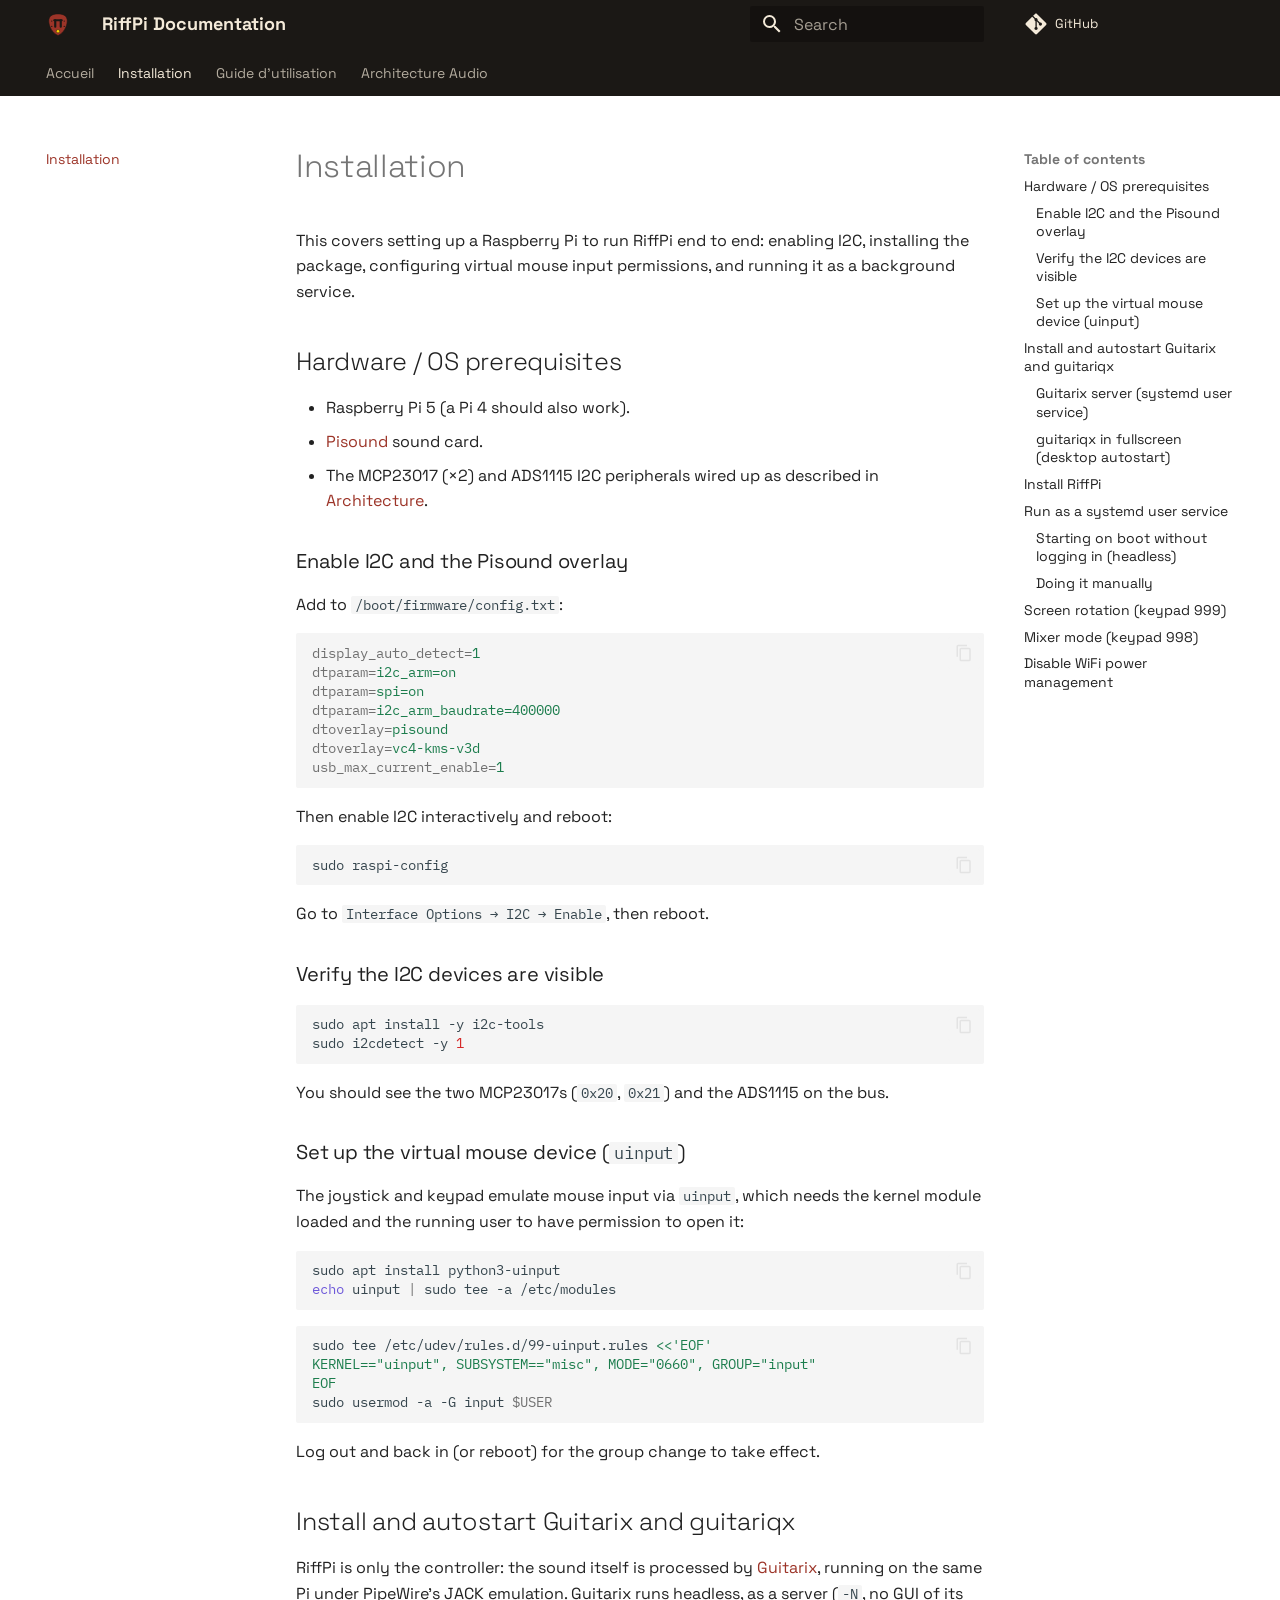
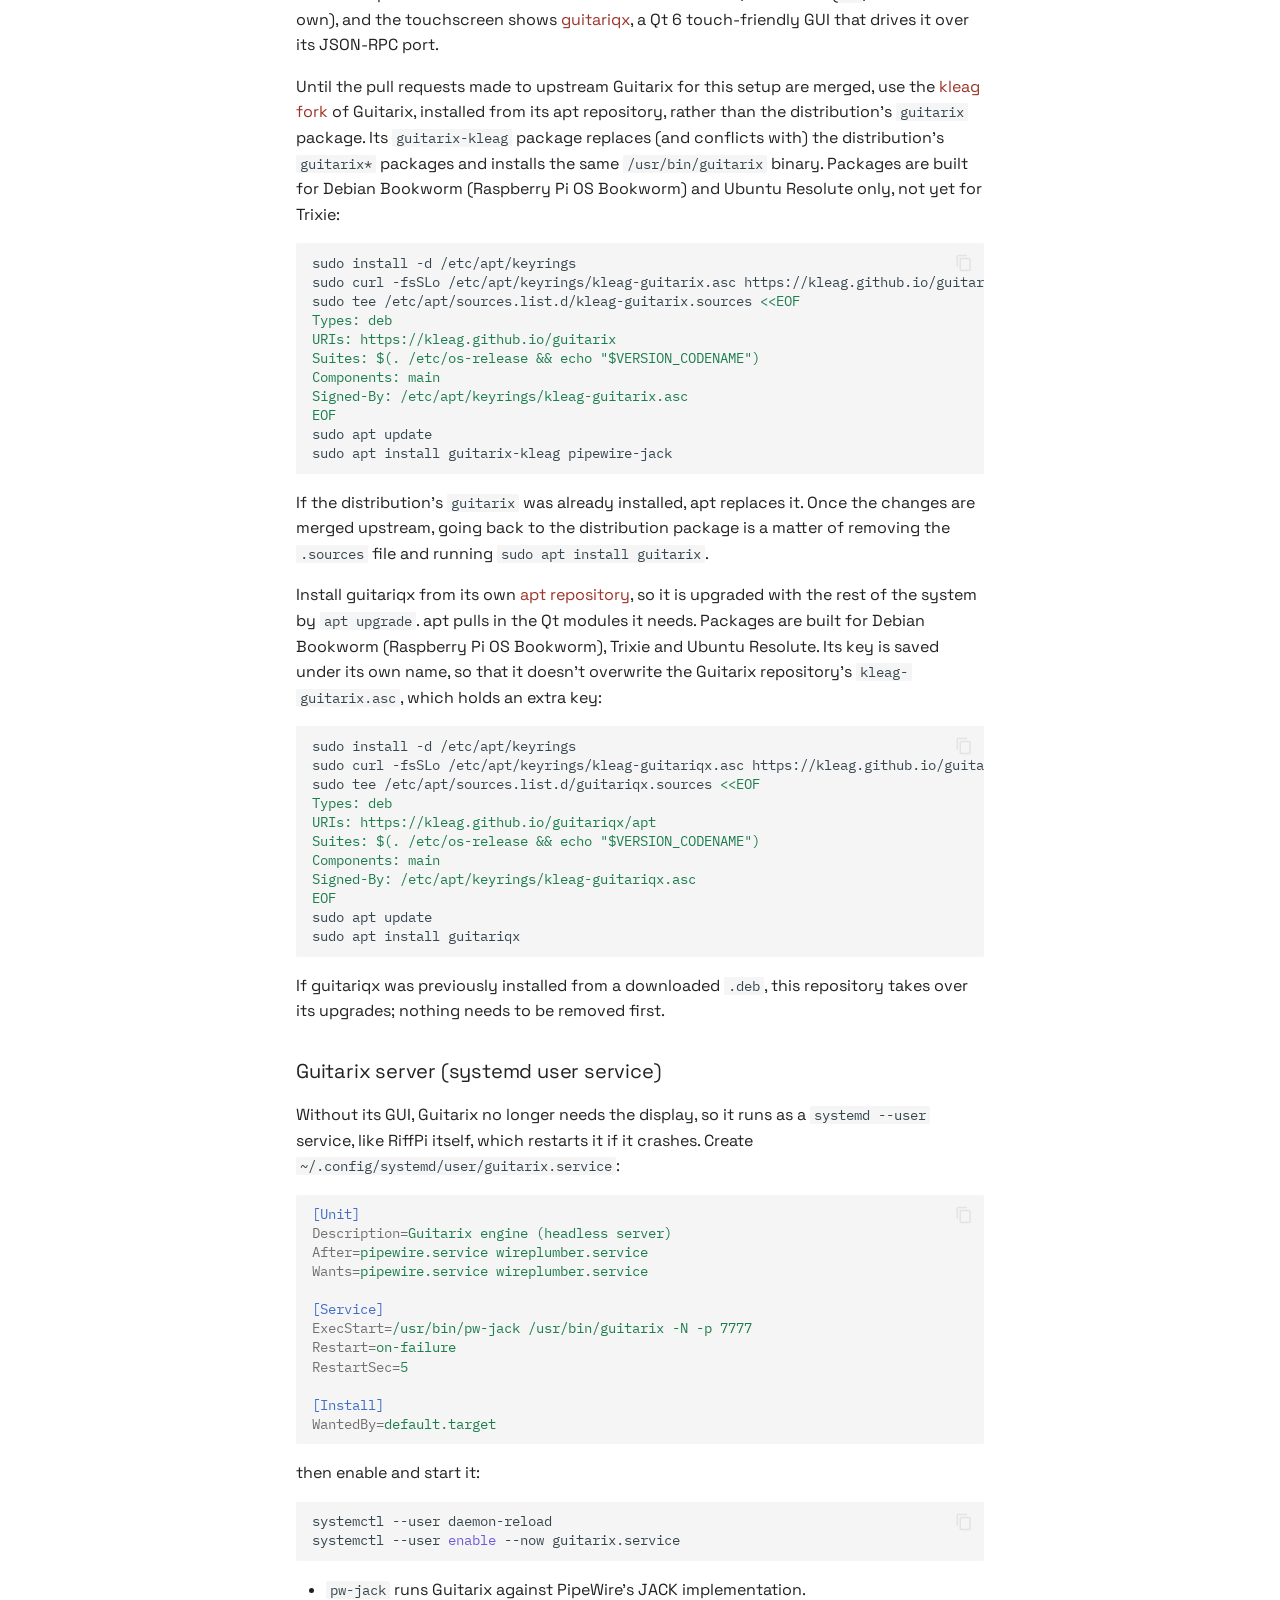
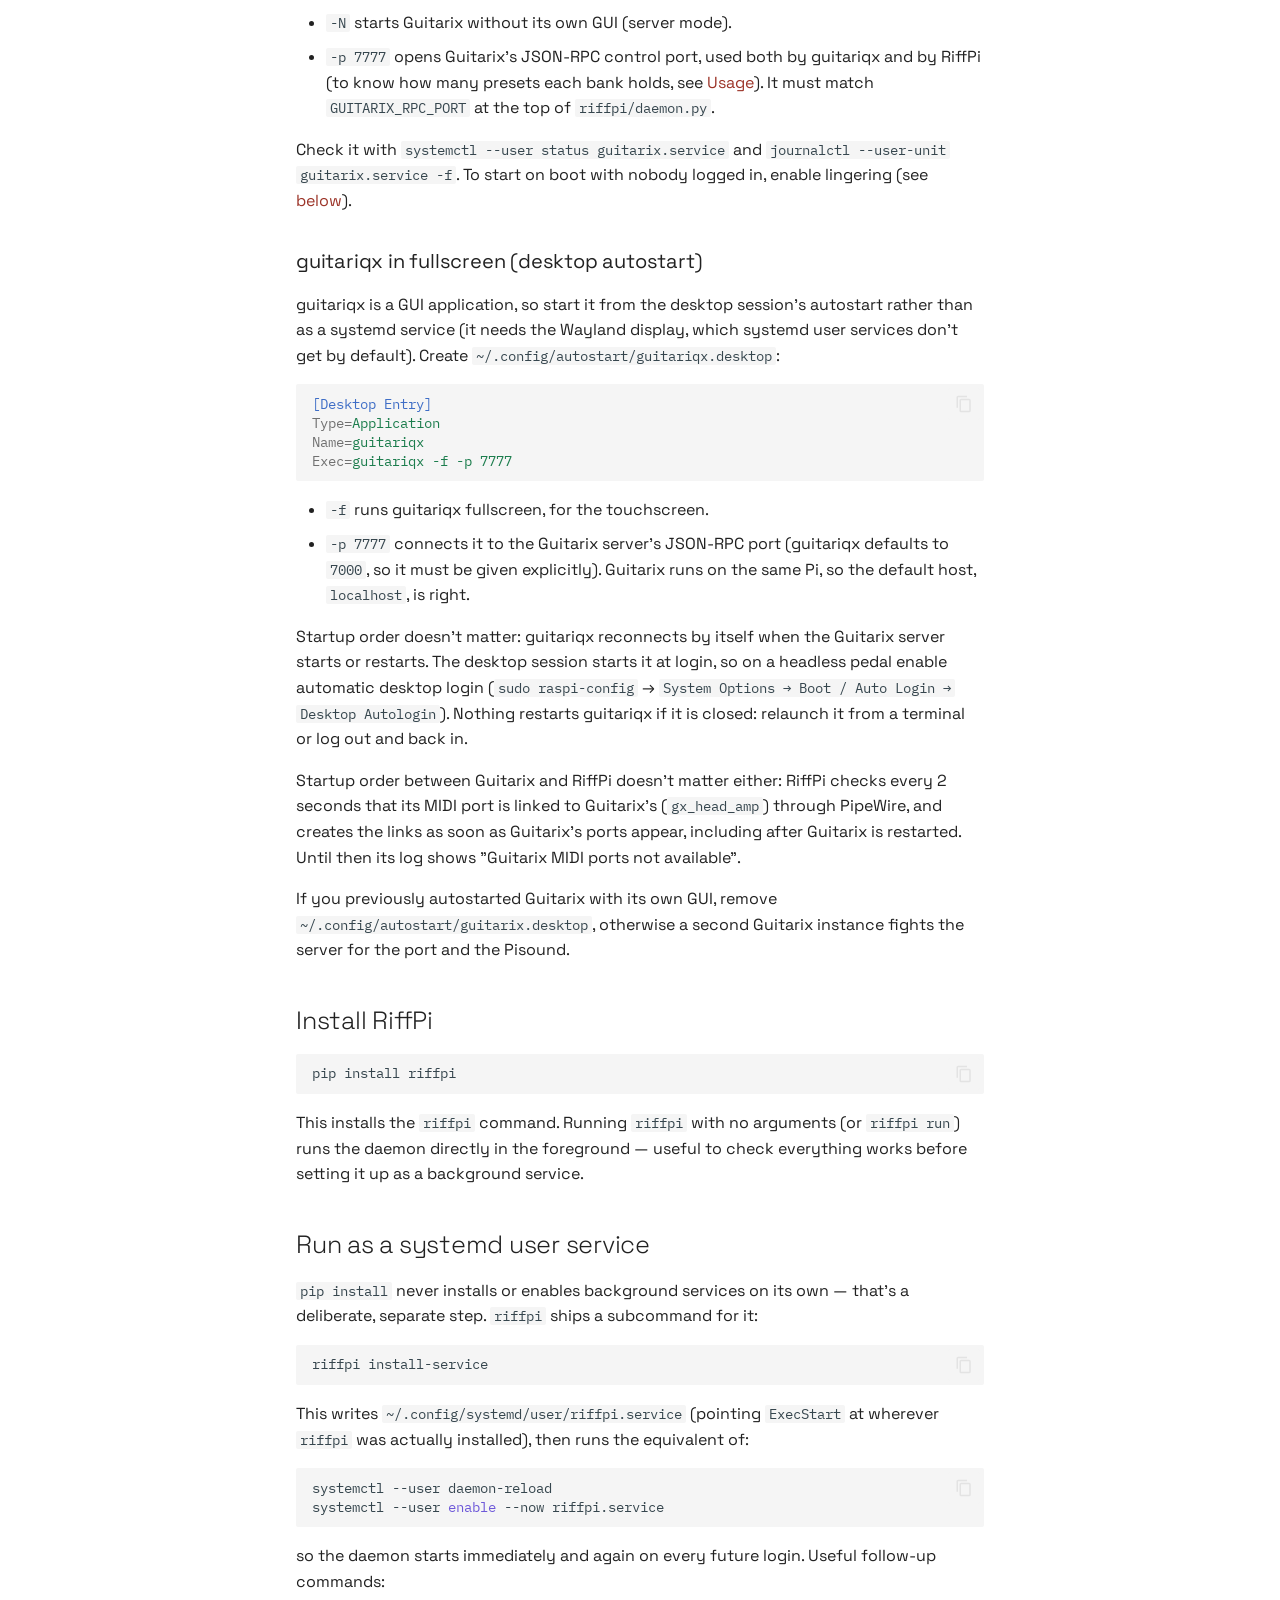
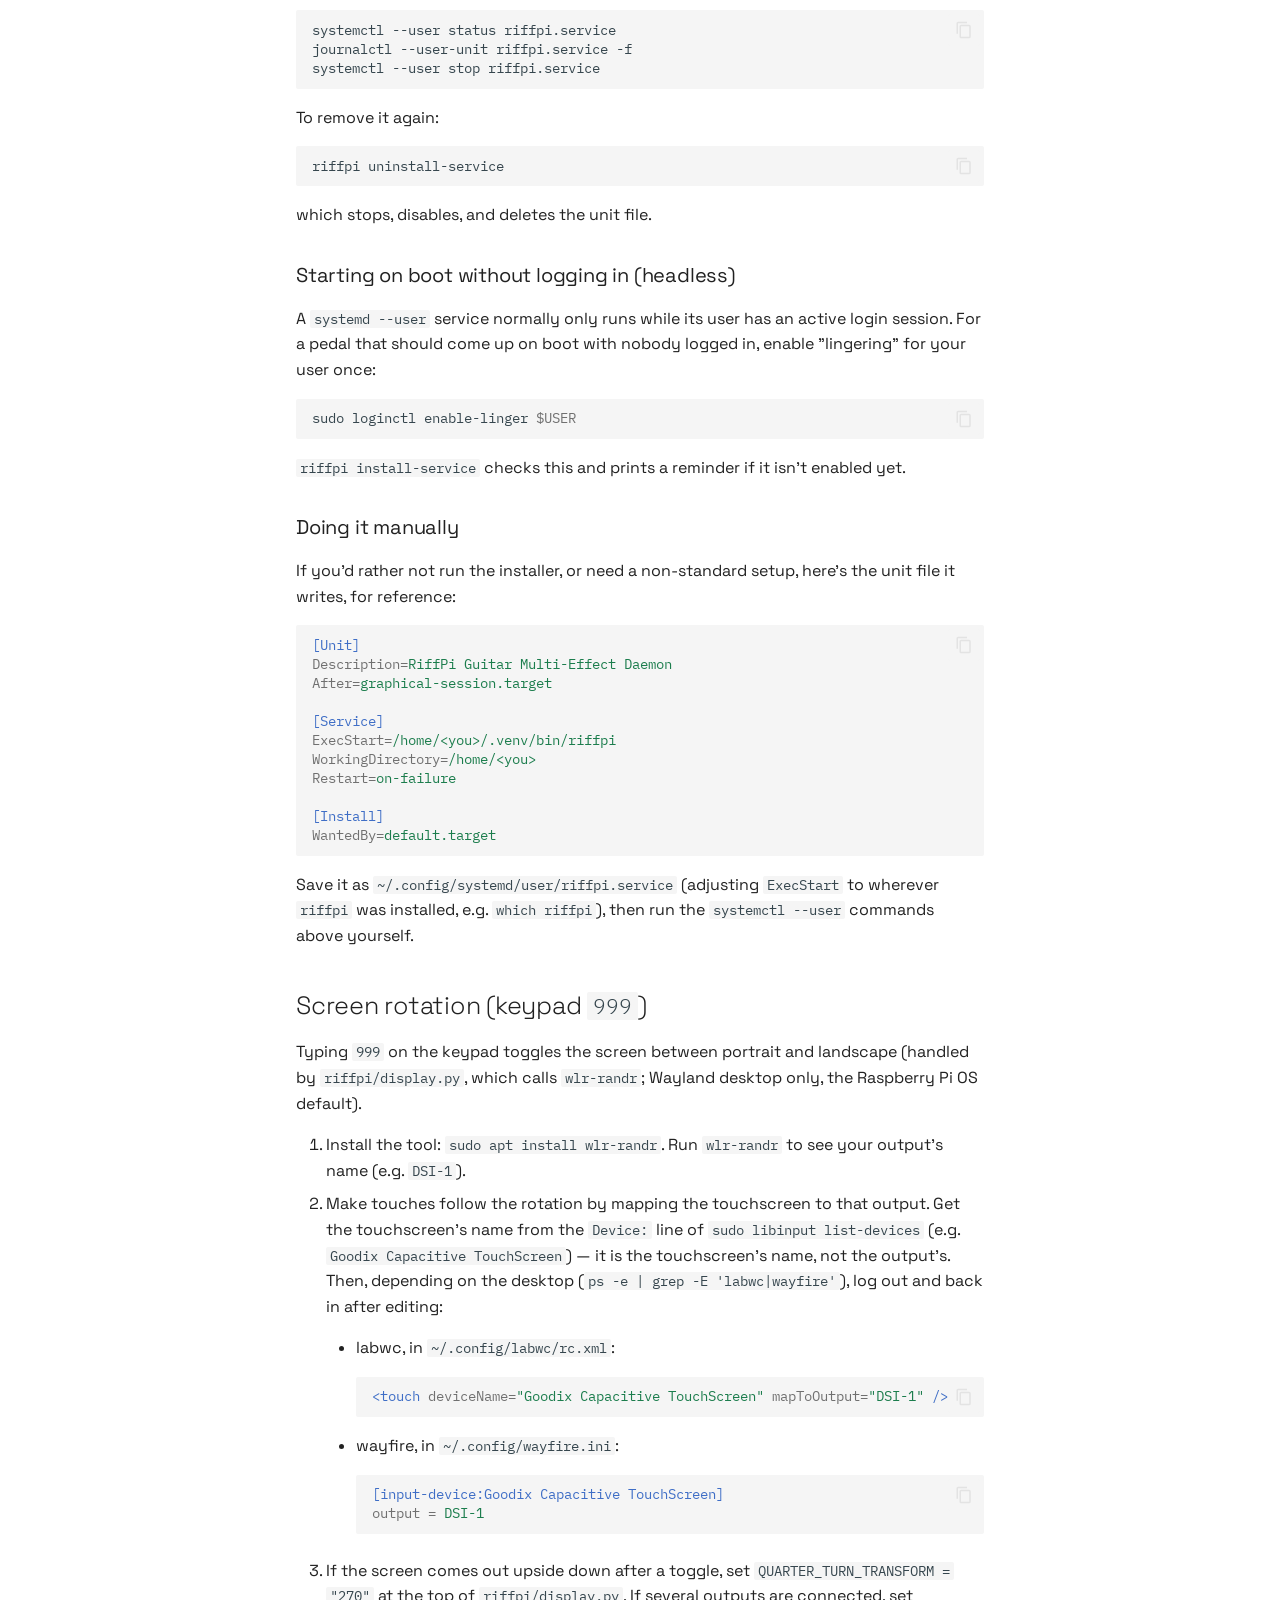
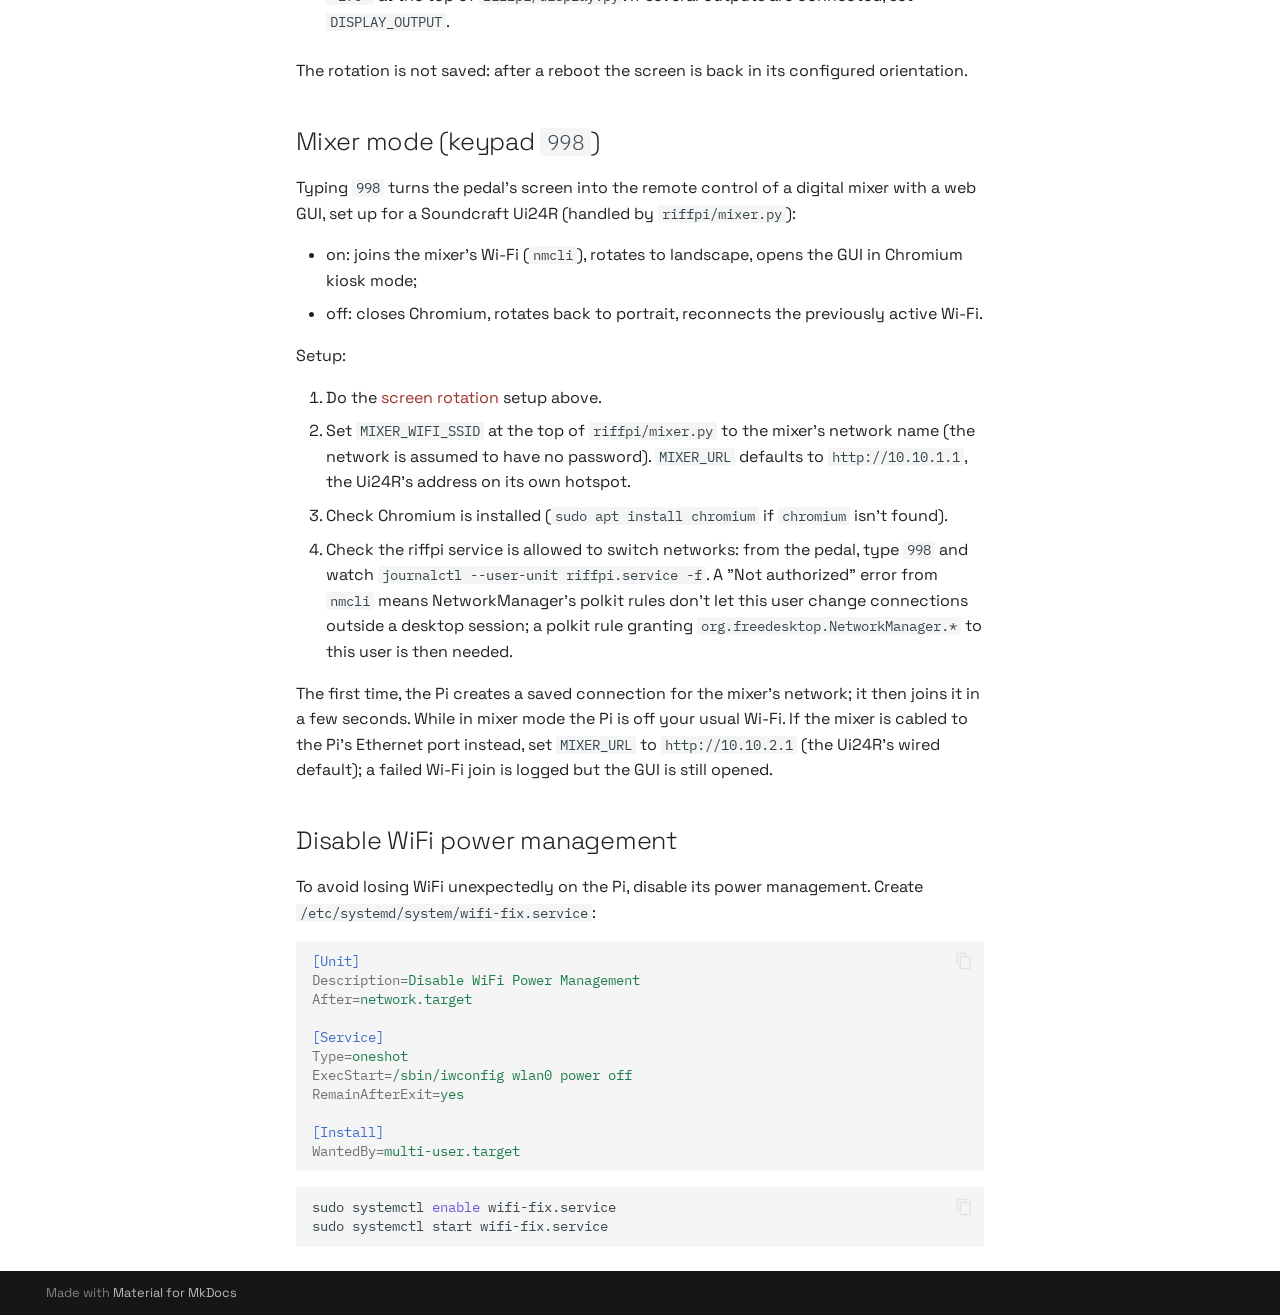
<file: installation/index.html>
<!doctype html>
<html lang="en" class="no-js">
  <head>
    
      <meta charset="utf-8">
      <meta name="viewport" content="width=device-width,initial-scale=1">
      
      
      
        <link rel="canonical" href="https://kleag.github.io/riffpi/installation/">
      
      
        <link rel="prev" href="..">
      
      
        <link rel="next" href="../usage/">
      
      
        
      
      
      <link rel="icon" href="../images/favicon.png">
      <meta name="generator" content="mkdocs-1.6.1, mkdocs-material-9.8.1">
    
    
      
        <title>Installation - RiffPi Documentation</title>
      
    
    
      <link rel="stylesheet" href="../assets/stylesheets/main.57a0d79d.min.css">
      
        
        <link rel="stylesheet" href="../assets/stylesheets/palette.fb2fffe2.min.css">
      
      


    
    
      
    
    
      
        
        
        <link rel="preconnect" href="https://fonts.gstatic.com" crossorigin>
        <link rel="stylesheet" href="https://fonts.googleapis.com/css?family=Space+Grotesk:300,300i,400,400i,700,700i%7CIBM+Plex+Mono:400,400i,700,700i&display=fallback">
        <style>:root{--md-text-font:"Space Grotesk";--md-code-font:"IBM Plex Mono"}</style>
      
    
    
      <link rel="stylesheet" href="../stylesheets/extra.css">
    
    <script>__md_scope=new URL("..",location),__md_hash=e=>[...e].reduce(((e,_)=>(e<<5)-e+_.charCodeAt(0)),0),__md_get=(e,_=localStorage,t=__md_scope)=>JSON.parse(_.getItem(t.pathname+"."+e)),__md_set=(e,_,t=localStorage,a=__md_scope)=>{try{t.setItem(a.pathname+"."+e,JSON.stringify(_))}catch(e){}}</script>
    
      

    
    
  </head>
  
  
    
    
    
    
    
    <body dir="ltr" data-md-color-scheme="default" data-md-color-primary="black" data-md-color-accent="red">
  
    
    <input class="md-toggle" data-md-toggle="drawer" type="checkbox" id="__drawer" autocomplete="off">
    <input class="md-toggle" data-md-toggle="search" type="checkbox" id="__search" autocomplete="off">
    <label class="md-overlay" for="__drawer"></label>
    <div data-md-component="skip">
      
        
        <a href="#installation" class="md-skip">
          Skip to content
        </a>
      
    </div>
    <div data-md-component="announce">
      
    </div>
    
    
      

<header class="md-header" data-md-component="header">
  <nav class="md-header__inner md-grid" aria-label="Header">
    <a href=".." title="RiffPi Documentation" class="md-header__button md-logo" aria-label="RiffPi Documentation" data-md-component="logo">
      
  <img src="../images/riffpi-mark.svg" alt="logo">

    </a>
    <label class="md-header__button md-icon" for="__drawer">
      
      <svg xmlns="http://www.w3.org/2000/svg" viewBox="0 0 24 24"><path d="M3 6h18v2H3zm0 5h18v2H3zm0 5h18v2H3z"/></svg>
    </label>
    <div class="md-header__title" data-md-component="header-title">
      <div class="md-header__ellipsis">
        <div class="md-header__topic">
          <span class="md-ellipsis">
            RiffPi Documentation
          </span>
        </div>
        <div class="md-header__topic" data-md-component="header-topic">
          <span class="md-ellipsis">
            
              Installation
            
          </span>
        </div>
      </div>
    </div>
    
      
    
    
    
    
      
      
        <label class="md-header__button md-icon" for="__search">
          
          <svg xmlns="http://www.w3.org/2000/svg" viewBox="0 0 24 24"><path d="M9.5 3A6.5 6.5 0 0 1 16 9.5c0 1.61-.59 3.09-1.56 4.23l.27.27h.79l5 5-1.5 1.5-5-5v-.79l-.27-.27A6.52 6.52 0 0 1 9.5 16 6.5 6.5 0 0 1 3 9.5 6.5 6.5 0 0 1 9.5 3m0 2C7 5 5 7 5 9.5S7 14 9.5 14 14 12 14 9.5 12 5 9.5 5"/></svg>
        </label>
        <div class="md-search" data-md-component="search" role="dialog">
  <label class="md-search__overlay" for="__search"></label>
  <div class="md-search__inner" role="search">
    <form class="md-search__form" name="search">
      <input type="text" class="md-search__input" name="query" aria-label="Search" placeholder="Search" autocapitalize="off" autocorrect="off" autocomplete="off" spellcheck="false" data-md-component="search-query" required>
      <label class="md-search__icon md-icon" for="__search">
        
        <svg xmlns="http://www.w3.org/2000/svg" viewBox="0 0 24 24"><path d="M9.5 3A6.5 6.5 0 0 1 16 9.5c0 1.61-.59 3.09-1.56 4.23l.27.27h.79l5 5-1.5 1.5-5-5v-.79l-.27-.27A6.52 6.52 0 0 1 9.5 16 6.5 6.5 0 0 1 3 9.5 6.5 6.5 0 0 1 9.5 3m0 2C7 5 5 7 5 9.5S7 14 9.5 14 14 12 14 9.5 12 5 9.5 5"/></svg>
        
        <svg xmlns="http://www.w3.org/2000/svg" viewBox="0 0 24 24"><path d="M20 11v2H8l5.5 5.5-1.42 1.42L4.16 12l7.92-7.92L13.5 5.5 8 11z"/></svg>
      </label>
      <nav class="md-search__options" aria-label="Search">
        
        <button type="reset" class="md-search__icon md-icon" title="Clear" aria-label="Clear" tabindex="-1">
          
          <svg xmlns="http://www.w3.org/2000/svg" viewBox="0 0 24 24"><path d="M19 6.41 17.59 5 12 10.59 6.41 5 5 6.41 10.59 12 5 17.59 6.41 19 12 13.41 17.59 19 19 17.59 13.41 12z"/></svg>
        </button>
      </nav>
      
    </form>
    <div class="md-search__output">
      <div class="md-search__scrollwrap" tabindex="0" data-md-scrollfix>
        <div class="md-search-result" data-md-component="search-result">
          <div class="md-search-result__meta">
            Initializing search
          </div>
          <ol class="md-search-result__list" role="presentation"></ol>
        </div>
      </div>
    </div>
  </div>
</div>
      
    
    
      <div class="md-header__source">
        <a href="https://github.com/kleag/riffpi" title="Go to repository" class="md-source" data-md-component="source">
  <div class="md-source__icon md-icon">
    
    <svg xmlns="http://www.w3.org/2000/svg" viewBox="0 0 448 512"><!--! Font Awesome Free 7.1.0 by @fontawesome - https://fontawesome.com License - https://fontawesome.com/license/free (Icons: CC BY 4.0, Fonts: SIL OFL 1.1, Code: MIT License) Copyright 2025 Fonticons, Inc.--><path d="M439.6 236.1 244 40.5c-5.4-5.5-12.8-8.5-20.4-8.5s-15 3-20.4 8.4L162.5 81l51.5 51.5c27.1-9.1 52.7 16.8 43.4 43.7l49.7 49.7c34.2-11.8 61.2 31 35.5 56.7-26.5 26.5-70.2-2.9-56-37.3L240.3 199v121.9c25.3 12.5 22.3 41.8 9.1 55-6.4 6.4-15.2 10.1-24.3 10.1s-17.8-3.6-24.3-10.1c-17.6-17.6-11.1-46.9 11.2-56v-123c-20.8-8.5-24.6-30.7-18.6-45L142.6 101 8.5 235.1C3 240.6 0 247.9 0 255.5s3 15 8.5 20.4l195.6 195.7c5.4 5.4 12.7 8.4 20.4 8.4s15-3 20.4-8.4l194.7-194.7c5.4-5.4 8.4-12.8 8.4-20.4s-3-15-8.4-20.4"/></svg>
  </div>
  <div class="md-source__repository">
    GitHub
  </div>
</a>
      </div>
    
  </nav>
  
</header>
    
    <div class="md-container" data-md-component="container">
      
      
        
          
            
<nav class="md-tabs" aria-label="Tabs" data-md-component="tabs">
  <div class="md-grid">
    <ul class="md-tabs__list">
      
        
  
  
  
  
    <li class="md-tabs__item">
      <a href=".." class="md-tabs__link">
        
  
  
    
  
  Accueil

      </a>
    </li>
  

      
        
  
  
  
    
  
  
    <li class="md-tabs__item md-tabs__item--active">
      <a href="./" class="md-tabs__link">
        
  
  
    
  
  Installation

      </a>
    </li>
  

      
        
  
  
  
  
    <li class="md-tabs__item">
      <a href="../usage/" class="md-tabs__link">
        
  
  
    
  
  Guide d'utilisation

      </a>
    </li>
  

      
        
  
  
  
  
    <li class="md-tabs__item">
      <a href="../architecture/" class="md-tabs__link">
        
  
  
    
  
  Architecture Audio

      </a>
    </li>
  

      
    </ul>
  </div>
</nav>
          
        
      
      <main class="md-main" data-md-component="main">
        <div class="md-main__inner md-grid">
          
            
              
              <div class="md-sidebar md-sidebar--primary" data-md-component="sidebar" data-md-type="navigation" >
                <div class="md-sidebar__scrollwrap">
                  <div class="md-sidebar__inner">
                    


  


<nav class="md-nav md-nav--primary md-nav--lifted" aria-label="Navigation" data-md-level="0">
  <label class="md-nav__title" for="__drawer">
    <a href=".." title="RiffPi Documentation" class="md-nav__button md-logo" aria-label="RiffPi Documentation" data-md-component="logo">
      
  <img src="../images/riffpi-mark.svg" alt="logo">

    </a>
    RiffPi Documentation
  </label>
  
    <div class="md-nav__source">
      <a href="https://github.com/kleag/riffpi" title="Go to repository" class="md-source" data-md-component="source">
  <div class="md-source__icon md-icon">
    
    <svg xmlns="http://www.w3.org/2000/svg" viewBox="0 0 448 512"><!--! Font Awesome Free 7.1.0 by @fontawesome - https://fontawesome.com License - https://fontawesome.com/license/free (Icons: CC BY 4.0, Fonts: SIL OFL 1.1, Code: MIT License) Copyright 2025 Fonticons, Inc.--><path d="M439.6 236.1 244 40.5c-5.4-5.5-12.8-8.5-20.4-8.5s-15 3-20.4 8.4L162.5 81l51.5 51.5c27.1-9.1 52.7 16.8 43.4 43.7l49.7 49.7c34.2-11.8 61.2 31 35.5 56.7-26.5 26.5-70.2-2.9-56-37.3L240.3 199v121.9c25.3 12.5 22.3 41.8 9.1 55-6.4 6.4-15.2 10.1-24.3 10.1s-17.8-3.6-24.3-10.1c-17.6-17.6-11.1-46.9 11.2-56v-123c-20.8-8.5-24.6-30.7-18.6-45L142.6 101 8.5 235.1C3 240.6 0 247.9 0 255.5s3 15 8.5 20.4l195.6 195.7c5.4 5.4 12.7 8.4 20.4 8.4s15-3 20.4-8.4l194.7-194.7c5.4-5.4 8.4-12.8 8.4-20.4s-3-15-8.4-20.4"/></svg>
  </div>
  <div class="md-source__repository">
    GitHub
  </div>
</a>
    </div>
  
  <ul class="md-nav__list" data-md-scrollfix>
    
      
      
  
  
  
  
    <li class="md-nav__item">
      <a href=".." class="md-nav__link">
        
  
  
  <span class="md-ellipsis">
    
  
    Accueil
  

    
  </span>
  
  

      </a>
    </li>
  

    
      
      
  
  
    
  
  
  
    <li class="md-nav__item md-nav__item--active">
      
      <input class="md-nav__toggle md-toggle" type="checkbox" id="__toc">
      
      
        
      
      
        <label class="md-nav__link md-nav__link--active" for="__toc">
          
  
  
  <span class="md-ellipsis">
    
  
    Installation
  

    
  </span>
  
  

          <span class="md-nav__icon md-icon"></span>
        </label>
      
      <a href="./" class="md-nav__link md-nav__link--active">
        
  
  
  <span class="md-ellipsis">
    
  
    Installation
  

    
  </span>
  
  

      </a>
      
        

<nav class="md-nav md-nav--secondary" aria-label="Table of contents">
  
  
  
    
  
  
    <label class="md-nav__title" for="__toc">
      <span class="md-nav__icon md-icon"></span>
      Table of contents
    </label>
    <ul class="md-nav__list" data-md-component="toc" data-md-scrollfix>
      
        <li class="md-nav__item">
  <a href="#hardware-os-prerequisites" class="md-nav__link">
    <span class="md-ellipsis">
      
        Hardware / OS prerequisites
      
    </span>
  </a>
  
    <nav class="md-nav" aria-label="Hardware / OS prerequisites">
      <ul class="md-nav__list">
        
          <li class="md-nav__item">
  <a href="#enable-i2c-and-the-pisound-overlay" class="md-nav__link">
    <span class="md-ellipsis">
      
        Enable I2C and the Pisound overlay
      
    </span>
  </a>
  
</li>
        
          <li class="md-nav__item">
  <a href="#verify-the-i2c-devices-are-visible" class="md-nav__link">
    <span class="md-ellipsis">
      
        Verify the I2C devices are visible
      
    </span>
  </a>
  
</li>
        
          <li class="md-nav__item">
  <a href="#set-up-the-virtual-mouse-device-uinput" class="md-nav__link">
    <span class="md-ellipsis">
      
        Set up the virtual mouse device (uinput)
      
    </span>
  </a>
  
</li>
        
      </ul>
    </nav>
  
</li>
      
        <li class="md-nav__item">
  <a href="#install-and-autostart-guitarix-and-guitariqx" class="md-nav__link">
    <span class="md-ellipsis">
      
        Install and autostart Guitarix and guitariqx
      
    </span>
  </a>
  
    <nav class="md-nav" aria-label="Install and autostart Guitarix and guitariqx">
      <ul class="md-nav__list">
        
          <li class="md-nav__item">
  <a href="#guitarix-server-systemd-user-service" class="md-nav__link">
    <span class="md-ellipsis">
      
        Guitarix server (systemd user service)
      
    </span>
  </a>
  
</li>
        
          <li class="md-nav__item">
  <a href="#guitariqx-in-fullscreen-desktop-autostart" class="md-nav__link">
    <span class="md-ellipsis">
      
        guitariqx in fullscreen (desktop autostart)
      
    </span>
  </a>
  
</li>
        
      </ul>
    </nav>
  
</li>
      
        <li class="md-nav__item">
  <a href="#install-riffpi" class="md-nav__link">
    <span class="md-ellipsis">
      
        Install RiffPi
      
    </span>
  </a>
  
</li>
      
        <li class="md-nav__item">
  <a href="#run-as-a-systemd-user-service" class="md-nav__link">
    <span class="md-ellipsis">
      
        Run as a systemd user service
      
    </span>
  </a>
  
    <nav class="md-nav" aria-label="Run as a systemd user service">
      <ul class="md-nav__list">
        
          <li class="md-nav__item">
  <a href="#starting-on-boot-without-logging-in-headless" class="md-nav__link">
    <span class="md-ellipsis">
      
        Starting on boot without logging in (headless)
      
    </span>
  </a>
  
</li>
        
          <li class="md-nav__item">
  <a href="#doing-it-manually" class="md-nav__link">
    <span class="md-ellipsis">
      
        Doing it manually
      
    </span>
  </a>
  
</li>
        
      </ul>
    </nav>
  
</li>
      
        <li class="md-nav__item">
  <a href="#screen-rotation-keypad-999" class="md-nav__link">
    <span class="md-ellipsis">
      
        Screen rotation (keypad 999)
      
    </span>
  </a>
  
</li>
      
        <li class="md-nav__item">
  <a href="#mixer-mode-keypad-998" class="md-nav__link">
    <span class="md-ellipsis">
      
        Mixer mode (keypad 998)
      
    </span>
  </a>
  
</li>
      
        <li class="md-nav__item">
  <a href="#disable-wifi-power-management" class="md-nav__link">
    <span class="md-ellipsis">
      
        Disable WiFi power management
      
    </span>
  </a>
  
</li>
      
    </ul>
  
</nav>
      
    </li>
  

    
      
      
  
  
  
  
    <li class="md-nav__item">
      <a href="../usage/" class="md-nav__link">
        
  
  
  <span class="md-ellipsis">
    
  
    Guide d'utilisation
  

    
  </span>
  
  

      </a>
    </li>
  

    
      
      
  
  
  
  
    <li class="md-nav__item">
      <a href="../architecture/" class="md-nav__link">
        
  
  
  <span class="md-ellipsis">
    
  
    Architecture Audio
  

    
  </span>
  
  

      </a>
    </li>
  

    
  </ul>
</nav>
                  </div>
                </div>
              </div>
            
            
              
              <div class="md-sidebar md-sidebar--secondary" data-md-component="sidebar" data-md-type="toc" >
                <div class="md-sidebar__scrollwrap">
                  <div class="md-sidebar__inner">
                    

<nav class="md-nav md-nav--secondary" aria-label="Table of contents">
  
  
  
    
  
  
    <label class="md-nav__title" for="__toc">
      <span class="md-nav__icon md-icon"></span>
      Table of contents
    </label>
    <ul class="md-nav__list" data-md-component="toc" data-md-scrollfix>
      
        <li class="md-nav__item">
  <a href="#hardware-os-prerequisites" class="md-nav__link">
    <span class="md-ellipsis">
      
        Hardware / OS prerequisites
      
    </span>
  </a>
  
    <nav class="md-nav" aria-label="Hardware / OS prerequisites">
      <ul class="md-nav__list">
        
          <li class="md-nav__item">
  <a href="#enable-i2c-and-the-pisound-overlay" class="md-nav__link">
    <span class="md-ellipsis">
      
        Enable I2C and the Pisound overlay
      
    </span>
  </a>
  
</li>
        
          <li class="md-nav__item">
  <a href="#verify-the-i2c-devices-are-visible" class="md-nav__link">
    <span class="md-ellipsis">
      
        Verify the I2C devices are visible
      
    </span>
  </a>
  
</li>
        
          <li class="md-nav__item">
  <a href="#set-up-the-virtual-mouse-device-uinput" class="md-nav__link">
    <span class="md-ellipsis">
      
        Set up the virtual mouse device (uinput)
      
    </span>
  </a>
  
</li>
        
      </ul>
    </nav>
  
</li>
      
        <li class="md-nav__item">
  <a href="#install-and-autostart-guitarix-and-guitariqx" class="md-nav__link">
    <span class="md-ellipsis">
      
        Install and autostart Guitarix and guitariqx
      
    </span>
  </a>
  
    <nav class="md-nav" aria-label="Install and autostart Guitarix and guitariqx">
      <ul class="md-nav__list">
        
          <li class="md-nav__item">
  <a href="#guitarix-server-systemd-user-service" class="md-nav__link">
    <span class="md-ellipsis">
      
        Guitarix server (systemd user service)
      
    </span>
  </a>
  
</li>
        
          <li class="md-nav__item">
  <a href="#guitariqx-in-fullscreen-desktop-autostart" class="md-nav__link">
    <span class="md-ellipsis">
      
        guitariqx in fullscreen (desktop autostart)
      
    </span>
  </a>
  
</li>
        
      </ul>
    </nav>
  
</li>
      
        <li class="md-nav__item">
  <a href="#install-riffpi" class="md-nav__link">
    <span class="md-ellipsis">
      
        Install RiffPi
      
    </span>
  </a>
  
</li>
      
        <li class="md-nav__item">
  <a href="#run-as-a-systemd-user-service" class="md-nav__link">
    <span class="md-ellipsis">
      
        Run as a systemd user service
      
    </span>
  </a>
  
    <nav class="md-nav" aria-label="Run as a systemd user service">
      <ul class="md-nav__list">
        
          <li class="md-nav__item">
  <a href="#starting-on-boot-without-logging-in-headless" class="md-nav__link">
    <span class="md-ellipsis">
      
        Starting on boot without logging in (headless)
      
    </span>
  </a>
  
</li>
        
          <li class="md-nav__item">
  <a href="#doing-it-manually" class="md-nav__link">
    <span class="md-ellipsis">
      
        Doing it manually
      
    </span>
  </a>
  
</li>
        
      </ul>
    </nav>
  
</li>
      
        <li class="md-nav__item">
  <a href="#screen-rotation-keypad-999" class="md-nav__link">
    <span class="md-ellipsis">
      
        Screen rotation (keypad 999)
      
    </span>
  </a>
  
</li>
      
        <li class="md-nav__item">
  <a href="#mixer-mode-keypad-998" class="md-nav__link">
    <span class="md-ellipsis">
      
        Mixer mode (keypad 998)
      
    </span>
  </a>
  
</li>
      
        <li class="md-nav__item">
  <a href="#disable-wifi-power-management" class="md-nav__link">
    <span class="md-ellipsis">
      
        Disable WiFi power management
      
    </span>
  </a>
  
</li>
      
    </ul>
  
</nav>
                  </div>
                </div>
              </div>
            
          
          
            <div class="md-content" data-md-component="content">
              
              <article class="md-content__inner md-typeset">
                
                  


  
  


<h1 id="installation">Installation</h1>
<p>This covers setting up a Raspberry Pi to run RiffPi end to end: enabling I2C, installing the
package, configuring virtual mouse input permissions, and running it as a background service.</p>
<h2 id="hardware-os-prerequisites">Hardware / OS prerequisites</h2>
<ul>
<li>Raspberry Pi 5 (a Pi 4 should also work).</li>
<li><a href="https://blokas.io/pisound/">Pisound</a> sound card.</li>
<li>The MCP23017 (×2) and ADS1115 I2C peripherals wired up as described in
  <a href="../architecture/">Architecture</a>.</li>
</ul>
<h3 id="enable-i2c-and-the-pisound-overlay">Enable I2C and the Pisound overlay</h3>
<p>Add to <code>/boot/firmware/config.txt</code>:</p>
<div class="highlight"><pre><span></span><code><span class="na">display_auto_detect</span><span class="o">=</span><span class="s">1</span>
<span class="na">dtparam</span><span class="o">=</span><span class="s">i2c_arm=on</span>
<span class="na">dtparam</span><span class="o">=</span><span class="s">spi=on</span>
<span class="na">dtparam</span><span class="o">=</span><span class="s">i2c_arm_baudrate=400000</span>
<span class="na">dtoverlay</span><span class="o">=</span><span class="s">pisound</span>
<span class="na">dtoverlay</span><span class="o">=</span><span class="s">vc4-kms-v3d</span>
<span class="na">usb_max_current_enable</span><span class="o">=</span><span class="s">1</span>
</code></pre></div>
<p>Then enable I2C interactively and reboot:</p>
<div class="highlight"><pre><span></span><code>sudo<span class="w"> </span>raspi-config
</code></pre></div>
<p>Go to <code>Interface Options → I2C → Enable</code>, then reboot.</p>
<h3 id="verify-the-i2c-devices-are-visible">Verify the I2C devices are visible</h3>
<div class="highlight"><pre><span></span><code>sudo<span class="w"> </span>apt<span class="w"> </span>install<span class="w"> </span>-y<span class="w"> </span>i2c-tools
sudo<span class="w"> </span>i2cdetect<span class="w"> </span>-y<span class="w"> </span><span class="m">1</span>
</code></pre></div>
<p>You should see the two MCP23017s (<code>0x20</code>, <code>0x21</code>) and the ADS1115 on the bus.</p>
<h3 id="set-up-the-virtual-mouse-device-uinput">Set up the virtual mouse device (<code>uinput</code>)</h3>
<p>The joystick and keypad emulate mouse input via <code>uinput</code>, which needs the kernel module loaded
and the running user to have permission to open it:</p>
<div class="highlight"><pre><span></span><code>sudo<span class="w"> </span>apt<span class="w"> </span>install<span class="w"> </span>python3-uinput
<span class="nb">echo</span><span class="w"> </span>uinput<span class="w"> </span><span class="p">|</span><span class="w"> </span>sudo<span class="w"> </span>tee<span class="w"> </span>-a<span class="w"> </span>/etc/modules
</code></pre></div>
<div class="highlight"><pre><span></span><code>sudo<span class="w"> </span>tee<span class="w"> </span>/etc/udev/rules.d/99-uinput.rules<span class="w"> </span><span class="s">&lt;&lt;'EOF'</span>
<span class="s">KERNEL=="uinput", SUBSYSTEM=="misc", MODE="0660", GROUP="input"</span>
<span class="s">EOF</span>
sudo<span class="w"> </span>usermod<span class="w"> </span>-a<span class="w"> </span>-G<span class="w"> </span>input<span class="w"> </span><span class="nv">$USER</span>
</code></pre></div>
<p>Log out and back in (or reboot) for the group change to take effect.</p>
<h2 id="install-and-autostart-guitarix-and-guitariqx">Install and autostart Guitarix and guitariqx</h2>
<p>RiffPi is only the controller: the sound itself is processed by
<a href="https://guitarix.org/">Guitarix</a>, running on the same Pi under PipeWire's JACK emulation. Guitarix
runs headless, as a server (<code>-N</code>, no GUI of its own), and the touchscreen shows
<a href="https://kleag.github.io/guitariqx/">guitariqx</a>, a Qt 6 touch-friendly GUI that drives it over
its JSON-RPC port.</p>
<p>Until the pull requests made to upstream Guitarix for this setup are merged, use the
<a href="https://kleag.github.io/guitarix/">kleag fork</a> of Guitarix, installed from its apt repository,
rather than the distribution's <code>guitarix</code> package. Its <code>guitarix-kleag</code> package replaces (and
conflicts with) the distribution's <code>guitarix*</code> packages and installs the same <code>/usr/bin/guitarix</code>
binary. Packages are built for Debian Bookworm (Raspberry Pi OS Bookworm) and Ubuntu Resolute
only, not yet for Trixie:</p>
<div class="highlight"><pre><span></span><code>sudo<span class="w"> </span>install<span class="w"> </span>-d<span class="w"> </span>/etc/apt/keyrings
sudo<span class="w"> </span>curl<span class="w"> </span>-fsSLo<span class="w"> </span>/etc/apt/keyrings/kleag-guitarix.asc<span class="w"> </span>https://kleag.github.io/guitarix/kleag-guitarix.asc
sudo<span class="w"> </span>tee<span class="w"> </span>/etc/apt/sources.list.d/kleag-guitarix.sources<span class="w"> </span><span class="s">&lt;&lt;EOF</span>
<span class="s">Types: deb</span>
<span class="s">URIs: https://kleag.github.io/guitarix</span>
<span class="s">Suites: $(. /etc/os-release &amp;&amp; echo "$VERSION_CODENAME")</span>
<span class="s">Components: main</span>
<span class="s">Signed-By: /etc/apt/keyrings/kleag-guitarix.asc</span>
<span class="s">EOF</span>
sudo<span class="w"> </span>apt<span class="w"> </span>update
sudo<span class="w"> </span>apt<span class="w"> </span>install<span class="w"> </span>guitarix-kleag<span class="w"> </span>pipewire-jack
</code></pre></div>
<p>If the distribution's <code>guitarix</code> was already installed, apt replaces it. Once the changes are
merged upstream, going back to the distribution package is a matter of removing the <code>.sources</code>
file and running <code>sudo apt install guitarix</code>.</p>
<p>Install guitariqx from its own <a href="https://kleag.github.io/guitariqx/apt/">apt repository</a>, so it is
upgraded with the rest of the system by <code>apt upgrade</code>. apt pulls in the Qt modules it needs.
Packages are built for Debian Bookworm (Raspberry Pi OS Bookworm), Trixie and Ubuntu Resolute.
Its key is saved under its own name, so that it doesn't overwrite the Guitarix repository's
<code>kleag-guitarix.asc</code>, which holds an extra key:</p>
<div class="highlight"><pre><span></span><code>sudo<span class="w"> </span>install<span class="w"> </span>-d<span class="w"> </span>/etc/apt/keyrings
sudo<span class="w"> </span>curl<span class="w"> </span>-fsSLo<span class="w"> </span>/etc/apt/keyrings/kleag-guitariqx.asc<span class="w"> </span>https://kleag.github.io/guitariqx/apt/kleag-guitarix.asc
sudo<span class="w"> </span>tee<span class="w"> </span>/etc/apt/sources.list.d/guitariqx.sources<span class="w"> </span><span class="s">&lt;&lt;EOF</span>
<span class="s">Types: deb</span>
<span class="s">URIs: https://kleag.github.io/guitariqx/apt</span>
<span class="s">Suites: $(. /etc/os-release &amp;&amp; echo "$VERSION_CODENAME")</span>
<span class="s">Components: main</span>
<span class="s">Signed-By: /etc/apt/keyrings/kleag-guitariqx.asc</span>
<span class="s">EOF</span>
sudo<span class="w"> </span>apt<span class="w"> </span>update
sudo<span class="w"> </span>apt<span class="w"> </span>install<span class="w"> </span>guitariqx
</code></pre></div>
<p>If guitariqx was previously installed from a downloaded <code>.deb</code>, this repository takes over its
upgrades; nothing needs to be removed first.</p>
<h3 id="guitarix-server-systemd-user-service">Guitarix server (systemd user service)</h3>
<p>Without its GUI, Guitarix no longer needs the display, so it runs as a <code>systemd --user</code> service,
like RiffPi itself, which restarts it if it crashes. Create
<code>~/.config/systemd/user/guitarix.service</code>:</p>
<div class="highlight"><pre><span></span><code><span class="k">[Unit]</span>
<span class="na">Description</span><span class="o">=</span><span class="s">Guitarix engine (headless server)</span>
<span class="na">After</span><span class="o">=</span><span class="s">pipewire.service wireplumber.service</span>
<span class="na">Wants</span><span class="o">=</span><span class="s">pipewire.service wireplumber.service</span>

<span class="k">[Service]</span>
<span class="na">ExecStart</span><span class="o">=</span><span class="s">/usr/bin/pw-jack /usr/bin/guitarix -N -p 7777</span>
<span class="na">Restart</span><span class="o">=</span><span class="s">on-failure</span>
<span class="na">RestartSec</span><span class="o">=</span><span class="s">5</span>

<span class="k">[Install]</span>
<span class="na">WantedBy</span><span class="o">=</span><span class="s">default.target</span>
</code></pre></div>
<p>then enable and start it:</p>
<div class="highlight"><pre><span></span><code>systemctl<span class="w"> </span>--user<span class="w"> </span>daemon-reload
systemctl<span class="w"> </span>--user<span class="w"> </span><span class="nb">enable</span><span class="w"> </span>--now<span class="w"> </span>guitarix.service
</code></pre></div>
<ul>
<li><code>pw-jack</code> runs Guitarix against PipeWire's JACK implementation.</li>
<li><code>-N</code> starts Guitarix without its own GUI (server mode).</li>
<li><code>-p 7777</code> opens Guitarix's JSON-RPC control port, used both by guitariqx and by RiffPi (to know
  how many presets each bank holds, see <a href="../usage/#rotary-encoders">Usage</a>). It must match
  <code>GUITARIX_RPC_PORT</code> at the top of <code>riffpi/daemon.py</code>.</li>
</ul>
<p>Check it with <code>systemctl --user status guitarix.service</code> and
<code>journalctl --user-unit guitarix.service -f</code>. To start on boot with nobody logged in, enable
lingering (see <a href="#starting-on-boot-without-logging-in-headless">below</a>).</p>
<h3 id="guitariqx-in-fullscreen-desktop-autostart">guitariqx in fullscreen (desktop autostart)</h3>
<p>guitariqx is a GUI application, so start it from the desktop session's autostart rather than as
a systemd service (it needs the Wayland display, which systemd user services don't get by
default). Create <code>~/.config/autostart/guitariqx.desktop</code>:</p>
<div class="highlight"><pre><span></span><code><span class="k">[Desktop Entry]</span>
<span class="na">Type</span><span class="o">=</span><span class="s">Application</span>
<span class="na">Name</span><span class="o">=</span><span class="s">guitariqx</span>
<span class="na">Exec</span><span class="o">=</span><span class="s">guitariqx -f -p 7777</span>
</code></pre></div>
<ul>
<li><code>-f</code> runs guitariqx fullscreen, for the touchscreen.</li>
<li><code>-p 7777</code> connects it to the Guitarix server's JSON-RPC port (guitariqx defaults to <code>7000</code>, so
  it must be given explicitly). Guitarix runs on the same Pi, so the default host, <code>localhost</code>,
  is right.</li>
</ul>
<p>Startup order doesn't matter: guitariqx reconnects by itself when the Guitarix server starts or
restarts. The desktop session starts it at login, so on a headless pedal enable automatic desktop
login (<code>sudo raspi-config</code> → <code>System Options → Boot / Auto Login → Desktop Autologin</code>). Nothing
restarts guitariqx if it is closed: relaunch it from a terminal or log out and back in.</p>
<p>Startup order between Guitarix and RiffPi doesn't matter either: RiffPi checks every 2 seconds
that its MIDI port is linked to Guitarix's (<code>gx_head_amp</code>) through PipeWire, and creates the
links as soon as Guitarix's ports appear, including after Guitarix is restarted. Until then its
log shows "Guitarix MIDI ports not available".</p>
<p>If you previously autostarted Guitarix with its own GUI, remove
<code>~/.config/autostart/guitarix.desktop</code>, otherwise a second Guitarix instance fights the server
for the port and the Pisound.</p>
<h2 id="install-riffpi">Install RiffPi</h2>
<div class="highlight"><pre><span></span><code>pip<span class="w"> </span>install<span class="w"> </span>riffpi
</code></pre></div>
<p>This installs the <code>riffpi</code> command. Running <code>riffpi</code> with no arguments (or <code>riffpi run</code>) runs
the daemon directly in the foreground — useful to check everything works before setting it up as
a background service.</p>
<h2 id="run-as-a-systemd-user-service">Run as a systemd user service</h2>
<p><code>pip install</code> never installs or enables background services on its own — that's a deliberate,
separate step. <code>riffpi</code> ships a subcommand for it:</p>
<div class="highlight"><pre><span></span><code>riffpi<span class="w"> </span>install-service
</code></pre></div>
<p>This writes <code>~/.config/systemd/user/riffpi.service</code> (pointing <code>ExecStart</code> at wherever <code>riffpi</code>
was actually installed), then runs the equivalent of:</p>
<div class="highlight"><pre><span></span><code>systemctl<span class="w"> </span>--user<span class="w"> </span>daemon-reload
systemctl<span class="w"> </span>--user<span class="w"> </span><span class="nb">enable</span><span class="w"> </span>--now<span class="w"> </span>riffpi.service
</code></pre></div>
<p>so the daemon starts immediately and again on every future login. Useful follow-up commands:</p>
<div class="highlight"><pre><span></span><code>systemctl<span class="w"> </span>--user<span class="w"> </span>status<span class="w"> </span>riffpi.service
journalctl<span class="w"> </span>--user-unit<span class="w"> </span>riffpi.service<span class="w"> </span>-f
systemctl<span class="w"> </span>--user<span class="w"> </span>stop<span class="w"> </span>riffpi.service
</code></pre></div>
<p>To remove it again:</p>
<div class="highlight"><pre><span></span><code>riffpi<span class="w"> </span>uninstall-service
</code></pre></div>
<p>which stops, disables, and deletes the unit file.</p>
<h3 id="starting-on-boot-without-logging-in-headless">Starting on boot without logging in (headless)</h3>
<p>A <code>systemd --user</code> service normally only runs while its user has an active login session. For a
pedal that should come up on boot with nobody logged in, enable "lingering" for your user once:</p>
<div class="highlight"><pre><span></span><code>sudo<span class="w"> </span>loginctl<span class="w"> </span>enable-linger<span class="w"> </span><span class="nv">$USER</span>
</code></pre></div>
<p><code>riffpi install-service</code> checks this and prints a reminder if it isn't enabled yet.</p>
<h3 id="doing-it-manually">Doing it manually</h3>
<p>If you'd rather not run the installer, or need a non-standard setup, here's the unit file it
writes, for reference:</p>
<div class="highlight"><pre><span></span><code><span class="k">[Unit]</span>
<span class="na">Description</span><span class="o">=</span><span class="s">RiffPi Guitar Multi-Effect Daemon</span>
<span class="na">After</span><span class="o">=</span><span class="s">graphical-session.target</span>

<span class="k">[Service]</span>
<span class="na">ExecStart</span><span class="o">=</span><span class="s">/home/&lt;you&gt;/.venv/bin/riffpi</span>
<span class="na">WorkingDirectory</span><span class="o">=</span><span class="s">/home/&lt;you&gt;</span>
<span class="na">Restart</span><span class="o">=</span><span class="s">on-failure</span>

<span class="k">[Install]</span>
<span class="na">WantedBy</span><span class="o">=</span><span class="s">default.target</span>
</code></pre></div>
<p>Save it as <code>~/.config/systemd/user/riffpi.service</code> (adjusting <code>ExecStart</code> to wherever <code>riffpi</code>
was installed, e.g. <code>which riffpi</code>), then run the <code>systemctl --user</code> commands above yourself.</p>
<h2 id="screen-rotation-keypad-999">Screen rotation (keypad <code>999</code>)</h2>
<p>Typing <code>999</code> on the keypad toggles the screen between portrait and landscape (handled by
<code>riffpi/display.py</code>, which calls <code>wlr-randr</code>; Wayland desktop only, the Raspberry Pi OS default).</p>
<ol>
<li>Install the tool: <code>sudo apt install wlr-randr</code>. Run <code>wlr-randr</code> to see your output's name
   (e.g. <code>DSI-1</code>).</li>
<li>
<p>Make touches follow the rotation by mapping the touchscreen to that output. Get the
   touchscreen's name from the <code>Device:</code> line of <code>sudo libinput list-devices</code> (e.g. <code>Goodix
   Capacitive TouchScreen</code>) — it is the touchscreen's name, not the output's. Then, depending on
   the desktop (<code>ps -e | grep -E 'labwc|wayfire'</code>), log out and back in after editing:</p>
<ul>
<li>
<p>labwc, in <code>~/.config/labwc/rc.xml</code>:</p>
<div class="highlight"><pre><span></span><code><span class="nt">&lt;touch</span><span class="w"> </span><span class="na">deviceName=</span><span class="s">"Goodix Capacitive TouchScreen"</span><span class="w"> </span><span class="na">mapToOutput=</span><span class="s">"DSI-1"</span><span class="w"> </span><span class="nt">/&gt;</span>
</code></pre></div>
</li>
<li>
<p>wayfire, in <code>~/.config/wayfire.ini</code>:</p>
<div class="highlight"><pre><span></span><code><span class="k">[input-device:Goodix Capacitive TouchScreen]</span>
<span class="na">output</span><span class="w"> </span><span class="o">=</span><span class="w"> </span><span class="s">DSI-1</span>
</code></pre></div>
</li>
</ul>
</li>
<li>
<p>If the screen comes out upside down after a toggle, set <code>QUARTER_TURN_TRANSFORM = "270"</code> at
   the top of <code>riffpi/display.py</code>. If several outputs are connected, set <code>DISPLAY_OUTPUT</code>.</p>
</li>
</ol>
<p>The rotation is not saved: after a reboot the screen is back in its configured orientation.</p>
<h2 id="mixer-mode-keypad-998">Mixer mode (keypad <code>998</code>)</h2>
<p>Typing <code>998</code> turns the pedal's screen into the remote control of a digital mixer with a web GUI,
set up for a Soundcraft Ui24R (handled by <code>riffpi/mixer.py</code>):</p>
<ul>
<li>on: joins the mixer's Wi-Fi (<code>nmcli</code>), rotates to landscape, opens the GUI in Chromium kiosk
  mode;</li>
<li>off: closes Chromium, rotates back to portrait, reconnects the previously active Wi-Fi.</li>
</ul>
<p>Setup:</p>
<ol>
<li>Do the <a href="#screen-rotation-keypad-999">screen rotation</a> setup above.</li>
<li>Set <code>MIXER_WIFI_SSID</code> at the top of <code>riffpi/mixer.py</code> to the mixer's network name (the
   network is assumed to have no password). <code>MIXER_URL</code> defaults to <code>http://10.10.1.1</code>, the
   Ui24R's address on its own hotspot.</li>
<li>Check Chromium is installed (<code>sudo apt install chromium</code> if <code>chromium</code> isn't found).</li>
<li>Check the riffpi service is allowed to switch networks: from the pedal, type <code>998</code> and
   watch <code>journalctl --user-unit riffpi.service -f</code>. A "Not authorized" error from <code>nmcli</code>
   means NetworkManager's polkit rules don't let this user change connections outside a desktop
   session; a polkit rule granting <code>org.freedesktop.NetworkManager.*</code> to this user is then
   needed.</li>
</ol>
<p>The first time, the Pi creates a saved connection for the mixer's network; it then joins it in a
few seconds. While in mixer mode the Pi is off your usual Wi-Fi. If the mixer is cabled to the
Pi's Ethernet port instead, set <code>MIXER_URL</code> to <code>http://10.10.2.1</code> (the Ui24R's wired default);
a failed Wi-Fi join is logged but the GUI is still opened.</p>
<h2 id="disable-wifi-power-management">Disable WiFi power management</h2>
<p>To avoid losing WiFi unexpectedly on the Pi, disable its power management. Create
<code>/etc/systemd/system/wifi-fix.service</code>:</p>
<div class="highlight"><pre><span></span><code><span class="k">[Unit]</span>
<span class="na">Description</span><span class="o">=</span><span class="s">Disable WiFi Power Management</span>
<span class="na">After</span><span class="o">=</span><span class="s">network.target</span>

<span class="k">[Service]</span>
<span class="na">Type</span><span class="o">=</span><span class="s">oneshot</span>
<span class="na">ExecStart</span><span class="o">=</span><span class="s">/sbin/iwconfig wlan0 power off</span>
<span class="na">RemainAfterExit</span><span class="o">=</span><span class="s">yes</span>

<span class="k">[Install]</span>
<span class="na">WantedBy</span><span class="o">=</span><span class="s">multi-user.target</span>
</code></pre></div>
<div class="highlight"><pre><span></span><code>sudo<span class="w"> </span>systemctl<span class="w"> </span><span class="nb">enable</span><span class="w"> </span>wifi-fix.service
sudo<span class="w"> </span>systemctl<span class="w"> </span>start<span class="w"> </span>wifi-fix.service
</code></pre></div>












                
              </article>
            </div>
          
          
<script>var target=document.getElementById(location.hash.slice(1));target&&target.name&&(target.checked=target.name.startsWith("__tabbed_"))</script>
        </div>
        
      </main>
      
        <footer class="md-footer">
  
  <div class="md-footer-meta md-typeset">
    <div class="md-footer-meta__inner md-grid">
      <div class="md-copyright">
  
  
    Made with
    <a href="https://squidfunk.github.io/mkdocs-material/" target="_blank" rel="noopener">
      Material for MkDocs
    </a>
  
</div>
      
    </div>
  </div>
</footer>
      
    </div>
    <div class="md-dialog" data-md-component="dialog">
      <div class="md-dialog__inner md-typeset"></div>
    </div>
    
    
    
      
      
      <script id="__config" type="application/json">{"annotate": null, "base": "..", "features": ["navigation.tabs", "content.code.copy"], "search": "../assets/javascripts/workers/search.a7633da7.min.js", "tags": null, "translations": {"clipboard.copied": "Copied to clipboard", "clipboard.copy": "Copy to clipboard", "search.result.more.one": "1 more on this page", "search.result.more.other": "# more on this page", "search.result.none": "No matching documents", "search.result.one": "1 matching document", "search.result.other": "# matching documents", "search.result.placeholder": "Type to start searching", "search.result.term.missing": "Missing", "select.version": "Select version"}, "version": null}</script>
    
    
      <script src="../assets/javascripts/bundle.a5f9d56c.min.js"></script>
      
    
  </body>
</html>
</file>
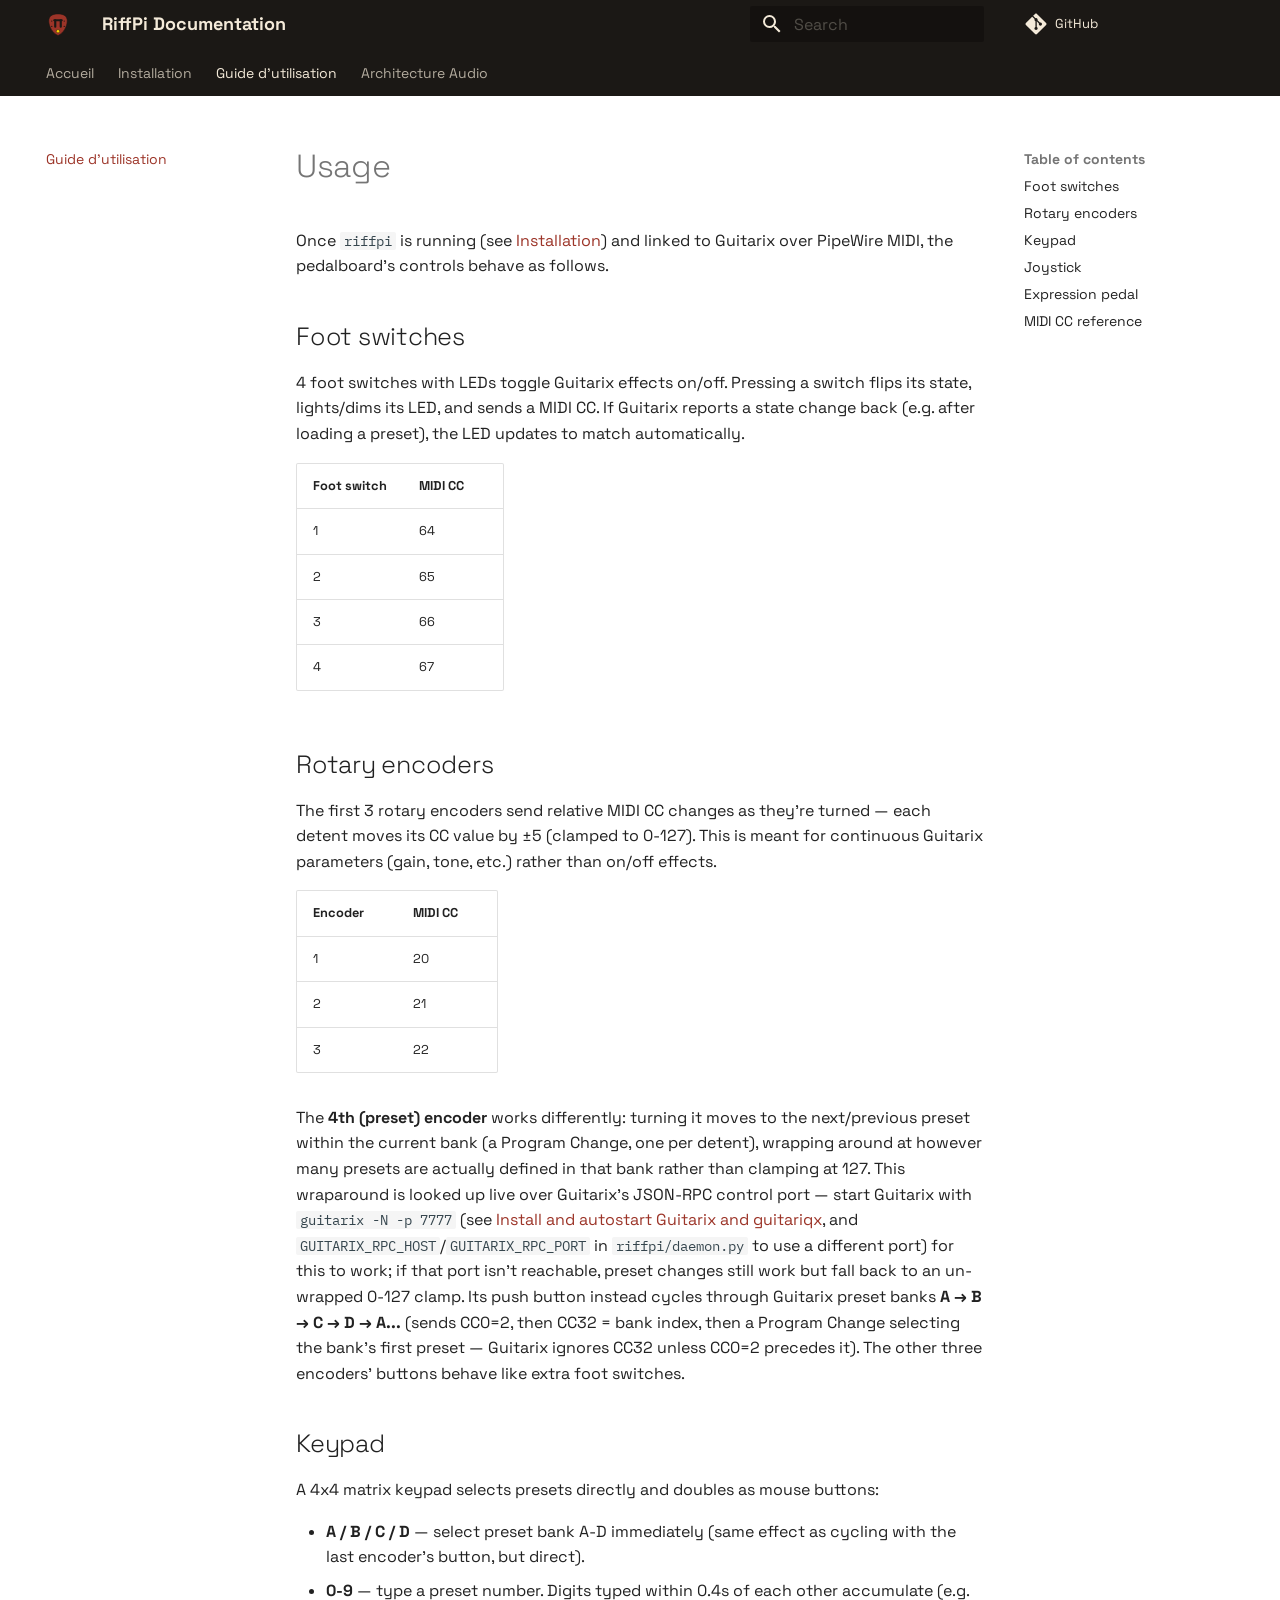
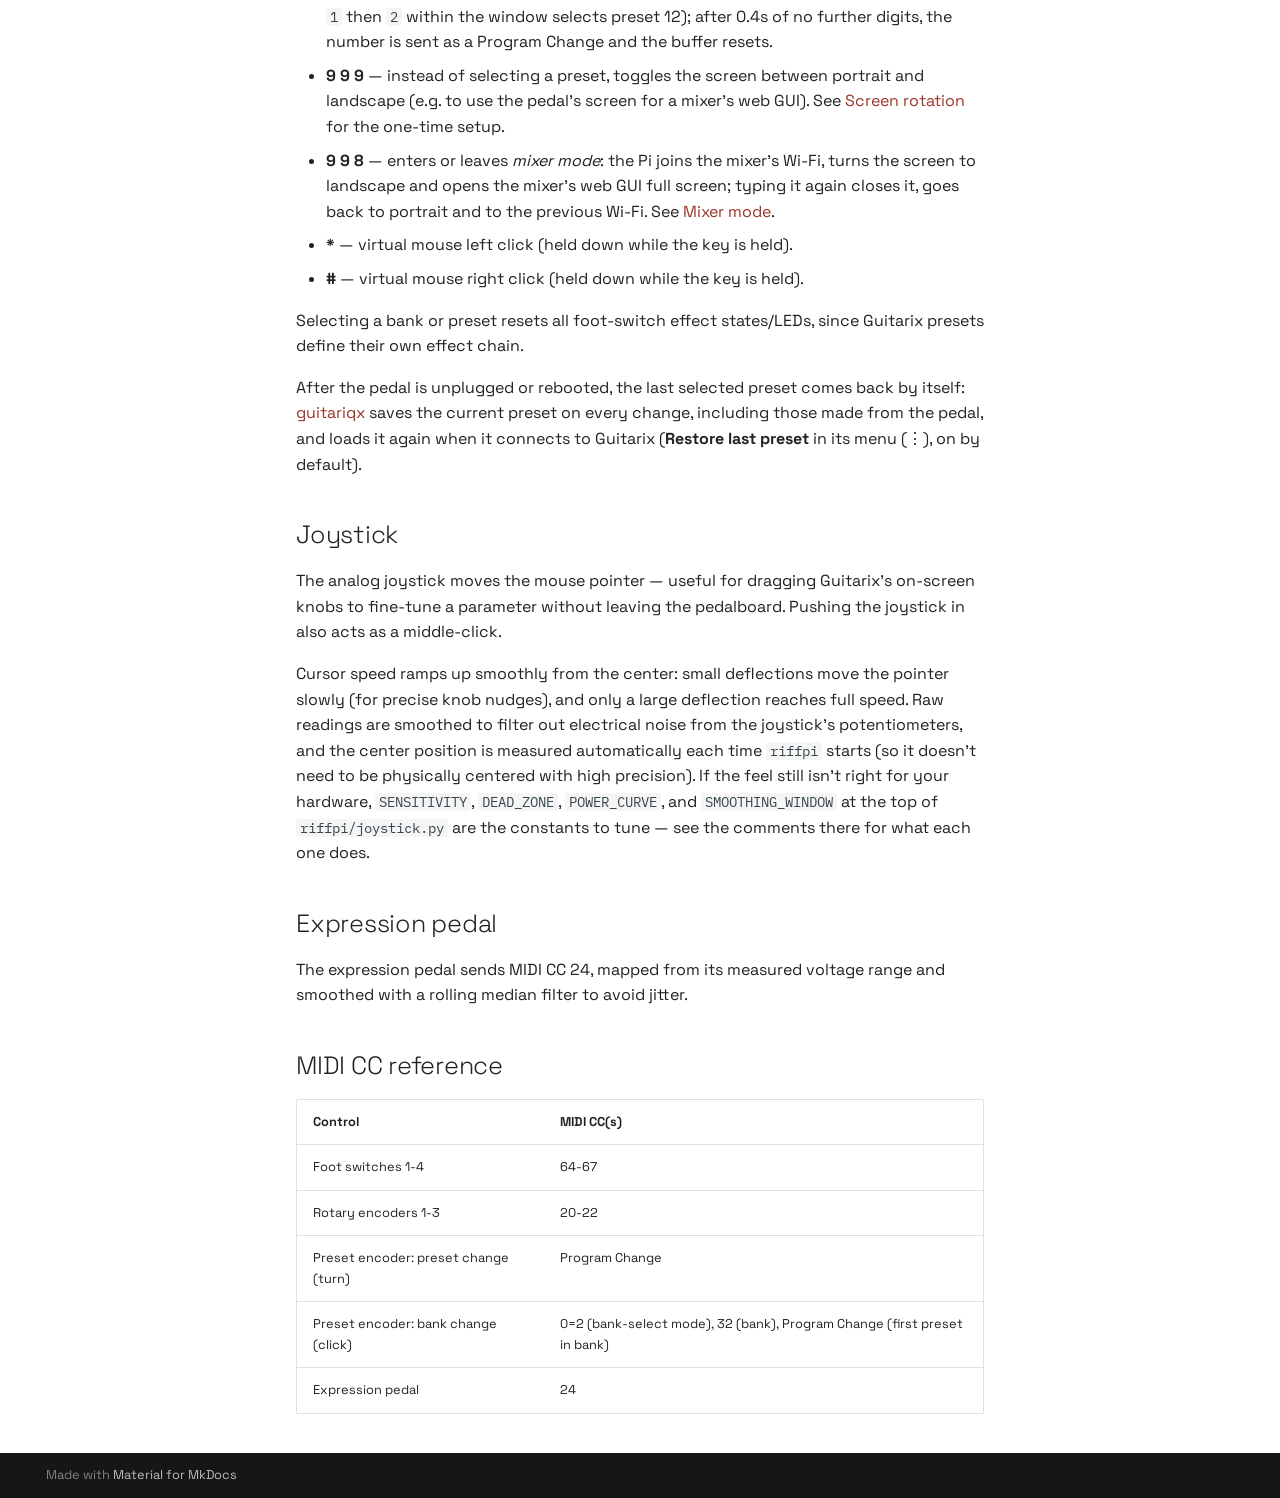
<file: usage/index.html>
<!doctype html>
<html lang="en" class="no-js">
  <head>
    
      <meta charset="utf-8">
      <meta name="viewport" content="width=device-width,initial-scale=1">
      
      
      
        <link rel="canonical" href="https://kleag.github.io/riffpi/usage/">
      
      
        <link rel="prev" href="../installation/">
      
      
        <link rel="next" href="../architecture/">
      
      
        
      
      
      <link rel="icon" href="../images/favicon.png">
      <meta name="generator" content="mkdocs-1.6.1, mkdocs-material-9.8.1">
    
    
      
        <title>Guide d'utilisation - RiffPi Documentation</title>
      
    
    
      <link rel="stylesheet" href="../assets/stylesheets/main.57a0d79d.min.css">
      
        
        <link rel="stylesheet" href="../assets/stylesheets/palette.fb2fffe2.min.css">
      
      


    
    
      
    
    
      
        
        
        <link rel="preconnect" href="https://fonts.gstatic.com" crossorigin>
        <link rel="stylesheet" href="https://fonts.googleapis.com/css?family=Space+Grotesk:300,300i,400,400i,700,700i%7CIBM+Plex+Mono:400,400i,700,700i&display=fallback">
        <style>:root{--md-text-font:"Space Grotesk";--md-code-font:"IBM Plex Mono"}</style>
      
    
    
      <link rel="stylesheet" href="../stylesheets/extra.css">
    
    <script>__md_scope=new URL("..",location),__md_hash=e=>[...e].reduce(((e,_)=>(e<<5)-e+_.charCodeAt(0)),0),__md_get=(e,_=localStorage,t=__md_scope)=>JSON.parse(_.getItem(t.pathname+"."+e)),__md_set=(e,_,t=localStorage,a=__md_scope)=>{try{t.setItem(a.pathname+"."+e,JSON.stringify(_))}catch(e){}}</script>
    
      

    
    
  </head>
  
  
    
    
    
    
    
    <body dir="ltr" data-md-color-scheme="default" data-md-color-primary="black" data-md-color-accent="red">
  
    
    <input class="md-toggle" data-md-toggle="drawer" type="checkbox" id="__drawer" autocomplete="off">
    <input class="md-toggle" data-md-toggle="search" type="checkbox" id="__search" autocomplete="off">
    <label class="md-overlay" for="__drawer"></label>
    <div data-md-component="skip">
      
        
        <a href="#usage" class="md-skip">
          Skip to content
        </a>
      
    </div>
    <div data-md-component="announce">
      
    </div>
    
    
      

<header class="md-header" data-md-component="header">
  <nav class="md-header__inner md-grid" aria-label="Header">
    <a href=".." title="RiffPi Documentation" class="md-header__button md-logo" aria-label="RiffPi Documentation" data-md-component="logo">
      
  <img src="../images/riffpi-mark.svg" alt="logo">

    </a>
    <label class="md-header__button md-icon" for="__drawer">
      
      <svg xmlns="http://www.w3.org/2000/svg" viewBox="0 0 24 24"><path d="M3 6h18v2H3zm0 5h18v2H3zm0 5h18v2H3z"/></svg>
    </label>
    <div class="md-header__title" data-md-component="header-title">
      <div class="md-header__ellipsis">
        <div class="md-header__topic">
          <span class="md-ellipsis">
            RiffPi Documentation
          </span>
        </div>
        <div class="md-header__topic" data-md-component="header-topic">
          <span class="md-ellipsis">
            
              Guide d'utilisation
            
          </span>
        </div>
      </div>
    </div>
    
      
    
    
    
    
      
      
        <label class="md-header__button md-icon" for="__search">
          
          <svg xmlns="http://www.w3.org/2000/svg" viewBox="0 0 24 24"><path d="M9.5 3A6.5 6.5 0 0 1 16 9.5c0 1.61-.59 3.09-1.56 4.23l.27.27h.79l5 5-1.5 1.5-5-5v-.79l-.27-.27A6.52 6.52 0 0 1 9.5 16 6.5 6.5 0 0 1 3 9.5 6.5 6.5 0 0 1 9.5 3m0 2C7 5 5 7 5 9.5S7 14 9.5 14 14 12 14 9.5 12 5 9.5 5"/></svg>
        </label>
        <div class="md-search" data-md-component="search" role="dialog">
  <label class="md-search__overlay" for="__search"></label>
  <div class="md-search__inner" role="search">
    <form class="md-search__form" name="search">
      <input type="text" class="md-search__input" name="query" aria-label="Search" placeholder="Search" autocapitalize="off" autocorrect="off" autocomplete="off" spellcheck="false" data-md-component="search-query" required>
      <label class="md-search__icon md-icon" for="__search">
        
        <svg xmlns="http://www.w3.org/2000/svg" viewBox="0 0 24 24"><path d="M9.5 3A6.5 6.5 0 0 1 16 9.5c0 1.61-.59 3.09-1.56 4.23l.27.27h.79l5 5-1.5 1.5-5-5v-.79l-.27-.27A6.52 6.52 0 0 1 9.5 16 6.5 6.5 0 0 1 3 9.5 6.5 6.5 0 0 1 9.5 3m0 2C7 5 5 7 5 9.5S7 14 9.5 14 14 12 14 9.5 12 5 9.5 5"/></svg>
        
        <svg xmlns="http://www.w3.org/2000/svg" viewBox="0 0 24 24"><path d="M20 11v2H8l5.5 5.5-1.42 1.42L4.16 12l7.92-7.92L13.5 5.5 8 11z"/></svg>
      </label>
      <nav class="md-search__options" aria-label="Search">
        
        <button type="reset" class="md-search__icon md-icon" title="Clear" aria-label="Clear" tabindex="-1">
          
          <svg xmlns="http://www.w3.org/2000/svg" viewBox="0 0 24 24"><path d="M19 6.41 17.59 5 12 10.59 6.41 5 5 6.41 10.59 12 5 17.59 6.41 19 12 13.41 17.59 19 19 17.59 13.41 12z"/></svg>
        </button>
      </nav>
      
    </form>
    <div class="md-search__output">
      <div class="md-search__scrollwrap" tabindex="0" data-md-scrollfix>
        <div class="md-search-result" data-md-component="search-result">
          <div class="md-search-result__meta">
            Initializing search
          </div>
          <ol class="md-search-result__list" role="presentation"></ol>
        </div>
      </div>
    </div>
  </div>
</div>
      
    
    
      <div class="md-header__source">
        <a href="https://github.com/kleag/riffpi" title="Go to repository" class="md-source" data-md-component="source">
  <div class="md-source__icon md-icon">
    
    <svg xmlns="http://www.w3.org/2000/svg" viewBox="0 0 448 512"><!--! Font Awesome Free 7.1.0 by @fontawesome - https://fontawesome.com License - https://fontawesome.com/license/free (Icons: CC BY 4.0, Fonts: SIL OFL 1.1, Code: MIT License) Copyright 2025 Fonticons, Inc.--><path d="M439.6 236.1 244 40.5c-5.4-5.5-12.8-8.5-20.4-8.5s-15 3-20.4 8.4L162.5 81l51.5 51.5c27.1-9.1 52.7 16.8 43.4 43.7l49.7 49.7c34.2-11.8 61.2 31 35.5 56.7-26.5 26.5-70.2-2.9-56-37.3L240.3 199v121.9c25.3 12.5 22.3 41.8 9.1 55-6.4 6.4-15.2 10.1-24.3 10.1s-17.8-3.6-24.3-10.1c-17.6-17.6-11.1-46.9 11.2-56v-123c-20.8-8.5-24.6-30.7-18.6-45L142.6 101 8.5 235.1C3 240.6 0 247.9 0 255.5s3 15 8.5 20.4l195.6 195.7c5.4 5.4 12.7 8.4 20.4 8.4s15-3 20.4-8.4l194.7-194.7c5.4-5.4 8.4-12.8 8.4-20.4s-3-15-8.4-20.4"/></svg>
  </div>
  <div class="md-source__repository">
    GitHub
  </div>
</a>
      </div>
    
  </nav>
  
</header>
    
    <div class="md-container" data-md-component="container">
      
      
        
          
            
<nav class="md-tabs" aria-label="Tabs" data-md-component="tabs">
  <div class="md-grid">
    <ul class="md-tabs__list">
      
        
  
  
  
  
    <li class="md-tabs__item">
      <a href=".." class="md-tabs__link">
        
  
  
    
  
  Accueil

      </a>
    </li>
  

      
        
  
  
  
  
    <li class="md-tabs__item">
      <a href="../installation/" class="md-tabs__link">
        
  
  
    
  
  Installation

      </a>
    </li>
  

      
        
  
  
  
    
  
  
    <li class="md-tabs__item md-tabs__item--active">
      <a href="./" class="md-tabs__link">
        
  
  
    
  
  Guide d'utilisation

      </a>
    </li>
  

      
        
  
  
  
  
    <li class="md-tabs__item">
      <a href="../architecture/" class="md-tabs__link">
        
  
  
    
  
  Architecture Audio

      </a>
    </li>
  

      
    </ul>
  </div>
</nav>
          
        
      
      <main class="md-main" data-md-component="main">
        <div class="md-main__inner md-grid">
          
            
              
              <div class="md-sidebar md-sidebar--primary" data-md-component="sidebar" data-md-type="navigation" >
                <div class="md-sidebar__scrollwrap">
                  <div class="md-sidebar__inner">
                    


  


<nav class="md-nav md-nav--primary md-nav--lifted" aria-label="Navigation" data-md-level="0">
  <label class="md-nav__title" for="__drawer">
    <a href=".." title="RiffPi Documentation" class="md-nav__button md-logo" aria-label="RiffPi Documentation" data-md-component="logo">
      
  <img src="../images/riffpi-mark.svg" alt="logo">

    </a>
    RiffPi Documentation
  </label>
  
    <div class="md-nav__source">
      <a href="https://github.com/kleag/riffpi" title="Go to repository" class="md-source" data-md-component="source">
  <div class="md-source__icon md-icon">
    
    <svg xmlns="http://www.w3.org/2000/svg" viewBox="0 0 448 512"><!--! Font Awesome Free 7.1.0 by @fontawesome - https://fontawesome.com License - https://fontawesome.com/license/free (Icons: CC BY 4.0, Fonts: SIL OFL 1.1, Code: MIT License) Copyright 2025 Fonticons, Inc.--><path d="M439.6 236.1 244 40.5c-5.4-5.5-12.8-8.5-20.4-8.5s-15 3-20.4 8.4L162.5 81l51.5 51.5c27.1-9.1 52.7 16.8 43.4 43.7l49.7 49.7c34.2-11.8 61.2 31 35.5 56.7-26.5 26.5-70.2-2.9-56-37.3L240.3 199v121.9c25.3 12.5 22.3 41.8 9.1 55-6.4 6.4-15.2 10.1-24.3 10.1s-17.8-3.6-24.3-10.1c-17.6-17.6-11.1-46.9 11.2-56v-123c-20.8-8.5-24.6-30.7-18.6-45L142.6 101 8.5 235.1C3 240.6 0 247.9 0 255.5s3 15 8.5 20.4l195.6 195.7c5.4 5.4 12.7 8.4 20.4 8.4s15-3 20.4-8.4l194.7-194.7c5.4-5.4 8.4-12.8 8.4-20.4s-3-15-8.4-20.4"/></svg>
  </div>
  <div class="md-source__repository">
    GitHub
  </div>
</a>
    </div>
  
  <ul class="md-nav__list" data-md-scrollfix>
    
      
      
  
  
  
  
    <li class="md-nav__item">
      <a href=".." class="md-nav__link">
        
  
  
  <span class="md-ellipsis">
    
  
    Accueil
  

    
  </span>
  
  

      </a>
    </li>
  

    
      
      
  
  
  
  
    <li class="md-nav__item">
      <a href="../installation/" class="md-nav__link">
        
  
  
  <span class="md-ellipsis">
    
  
    Installation
  

    
  </span>
  
  

      </a>
    </li>
  

    
      
      
  
  
    
  
  
  
    <li class="md-nav__item md-nav__item--active">
      
      <input class="md-nav__toggle md-toggle" type="checkbox" id="__toc">
      
      
        
      
      
        <label class="md-nav__link md-nav__link--active" for="__toc">
          
  
  
  <span class="md-ellipsis">
    
  
    Guide d'utilisation
  

    
  </span>
  
  

          <span class="md-nav__icon md-icon"></span>
        </label>
      
      <a href="./" class="md-nav__link md-nav__link--active">
        
  
  
  <span class="md-ellipsis">
    
  
    Guide d'utilisation
  

    
  </span>
  
  

      </a>
      
        

<nav class="md-nav md-nav--secondary" aria-label="Table of contents">
  
  
  
    
  
  
    <label class="md-nav__title" for="__toc">
      <span class="md-nav__icon md-icon"></span>
      Table of contents
    </label>
    <ul class="md-nav__list" data-md-component="toc" data-md-scrollfix>
      
        <li class="md-nav__item">
  <a href="#foot-switches" class="md-nav__link">
    <span class="md-ellipsis">
      
        Foot switches
      
    </span>
  </a>
  
</li>
      
        <li class="md-nav__item">
  <a href="#rotary-encoders" class="md-nav__link">
    <span class="md-ellipsis">
      
        Rotary encoders
      
    </span>
  </a>
  
</li>
      
        <li class="md-nav__item">
  <a href="#keypad" class="md-nav__link">
    <span class="md-ellipsis">
      
        Keypad
      
    </span>
  </a>
  
</li>
      
        <li class="md-nav__item">
  <a href="#joystick" class="md-nav__link">
    <span class="md-ellipsis">
      
        Joystick
      
    </span>
  </a>
  
</li>
      
        <li class="md-nav__item">
  <a href="#expression-pedal" class="md-nav__link">
    <span class="md-ellipsis">
      
        Expression pedal
      
    </span>
  </a>
  
</li>
      
        <li class="md-nav__item">
  <a href="#midi-cc-reference" class="md-nav__link">
    <span class="md-ellipsis">
      
        MIDI CC reference
      
    </span>
  </a>
  
</li>
      
    </ul>
  
</nav>
      
    </li>
  

    
      
      
  
  
  
  
    <li class="md-nav__item">
      <a href="../architecture/" class="md-nav__link">
        
  
  
  <span class="md-ellipsis">
    
  
    Architecture Audio
  

    
  </span>
  
  

      </a>
    </li>
  

    
  </ul>
</nav>
                  </div>
                </div>
              </div>
            
            
              
              <div class="md-sidebar md-sidebar--secondary" data-md-component="sidebar" data-md-type="toc" >
                <div class="md-sidebar__scrollwrap">
                  <div class="md-sidebar__inner">
                    

<nav class="md-nav md-nav--secondary" aria-label="Table of contents">
  
  
  
    
  
  
    <label class="md-nav__title" for="__toc">
      <span class="md-nav__icon md-icon"></span>
      Table of contents
    </label>
    <ul class="md-nav__list" data-md-component="toc" data-md-scrollfix>
      
        <li class="md-nav__item">
  <a href="#foot-switches" class="md-nav__link">
    <span class="md-ellipsis">
      
        Foot switches
      
    </span>
  </a>
  
</li>
      
        <li class="md-nav__item">
  <a href="#rotary-encoders" class="md-nav__link">
    <span class="md-ellipsis">
      
        Rotary encoders
      
    </span>
  </a>
  
</li>
      
        <li class="md-nav__item">
  <a href="#keypad" class="md-nav__link">
    <span class="md-ellipsis">
      
        Keypad
      
    </span>
  </a>
  
</li>
      
        <li class="md-nav__item">
  <a href="#joystick" class="md-nav__link">
    <span class="md-ellipsis">
      
        Joystick
      
    </span>
  </a>
  
</li>
      
        <li class="md-nav__item">
  <a href="#expression-pedal" class="md-nav__link">
    <span class="md-ellipsis">
      
        Expression pedal
      
    </span>
  </a>
  
</li>
      
        <li class="md-nav__item">
  <a href="#midi-cc-reference" class="md-nav__link">
    <span class="md-ellipsis">
      
        MIDI CC reference
      
    </span>
  </a>
  
</li>
      
    </ul>
  
</nav>
                  </div>
                </div>
              </div>
            
          
          
            <div class="md-content" data-md-component="content">
              
              <article class="md-content__inner md-typeset">
                
                  


  
  


<h1 id="usage">Usage</h1>
<p>Once <code>riffpi</code> is running (see <a href="../installation/">Installation</a>) and linked to Guitarix over
PipeWire MIDI, the pedalboard's controls behave as follows.</p>
<h2 id="foot-switches">Foot switches</h2>
<p>4 foot switches with LEDs toggle Guitarix effects on/off. Pressing a switch flips its state,
lights/dims its LED, and sends a MIDI CC. If Guitarix reports a state change back (e.g. after
loading a preset), the LED updates to match automatically.</p>
<table>
<thead>
<tr>
<th>Foot switch</th>
<th>MIDI CC</th>
</tr>
</thead>
<tbody>
<tr>
<td>1</td>
<td>64</td>
</tr>
<tr>
<td>2</td>
<td>65</td>
</tr>
<tr>
<td>3</td>
<td>66</td>
</tr>
<tr>
<td>4</td>
<td>67</td>
</tr>
</tbody>
</table>
<h2 id="rotary-encoders">Rotary encoders</h2>
<p>The first 3 rotary encoders send relative MIDI CC changes as they're turned — each detent moves
its CC value by ±5 (clamped to 0-127). This is meant for continuous Guitarix parameters (gain,
tone, etc.) rather than on/off effects.</p>
<table>
<thead>
<tr>
<th>Encoder</th>
<th>MIDI CC</th>
</tr>
</thead>
<tbody>
<tr>
<td>1</td>
<td>20</td>
</tr>
<tr>
<td>2</td>
<td>21</td>
</tr>
<tr>
<td>3</td>
<td>22</td>
</tr>
</tbody>
</table>
<p>The <strong>4th (preset) encoder</strong> works differently: turning it moves to the next/previous preset
within the current bank (a Program Change, one per detent), wrapping around at however many
presets are actually defined in that bank rather than clamping at 127. This wraparound is looked
up live over Guitarix's JSON-RPC control port — start Guitarix with <code>guitarix -N -p 7777</code> (see
<a href="../installation/#install-and-autostart-guitarix-and-guitariqx">Install and autostart Guitarix and guitariqx</a>, and
<code>GUITARIX_RPC_HOST</code>/<code>GUITARIX_RPC_PORT</code> in <code>riffpi/daemon.py</code> to use a different port) for this
to work; if that port isn't reachable, preset changes still work but fall back to an un-wrapped
0-127 clamp. Its push button instead cycles through Guitarix preset banks <strong>A → B → C → D →
A...</strong> (sends CC0=2, then CC32 = bank index, then a Program Change selecting the bank's first
preset — Guitarix ignores CC32 unless CC0=2 precedes it). The other three encoders' buttons
behave like extra foot switches.</p>
<h2 id="keypad">Keypad</h2>
<p>A 4x4 matrix keypad selects presets directly and doubles as mouse buttons:</p>
<ul>
<li><strong>A / B / C / D</strong> — select preset bank A-D immediately (same effect as cycling with the last
  encoder's button, but direct).</li>
<li><strong>0-9</strong> — type a preset number. Digits typed within 0.4s of each other accumulate (e.g. <code>1</code>
  then <code>2</code> within the window selects preset 12); after 0.4s of no further digits, the number is
  sent as a Program Change and the buffer resets.</li>
<li><strong>9 9 9</strong> — instead of selecting a preset, toggles the screen between portrait and landscape
  (e.g. to use the pedal's screen for a mixer's web GUI). See
  <a href="../installation/#screen-rotation-keypad-999">Screen rotation</a> for the one-time setup.</li>
<li><strong>9 9 8</strong> — enters or leaves <em>mixer mode</em>: the Pi joins the mixer's Wi-Fi, turns the screen to
  landscape and opens the mixer's web GUI full screen; typing it again closes it, goes back to
  portrait and to the previous Wi-Fi. See <a href="../installation/#mixer-mode-keypad-998">Mixer mode</a>.</li>
<li><strong>*</strong> — virtual mouse left click (held down while the key is held).</li>
<li><strong>#</strong> — virtual mouse right click (held down while the key is held).</li>
</ul>
<p>Selecting a bank or preset resets all foot-switch effect states/LEDs, since Guitarix presets
define their own effect chain.</p>
<p>After the pedal is unplugged or rebooted, the last selected preset comes back by itself:
<a href="https://kleag.github.io/guitariqx/">guitariqx</a> saves the current preset on every change,
including those made from the pedal, and loads it again when it connects to Guitarix
(<strong>Restore last preset</strong> in its menu (⋮), on by default).</p>
<h2 id="joystick">Joystick</h2>
<p>The analog joystick moves the mouse pointer — useful for dragging Guitarix's on-screen knobs to
fine-tune a parameter without leaving the pedalboard. Pushing the joystick in also acts as a
middle-click.</p>
<p>Cursor speed ramps up smoothly from the center: small deflections move the pointer slowly (for
precise knob nudges), and only a large deflection reaches full speed. Raw readings are smoothed
to filter out electrical noise from the joystick's potentiometers, and the center position is
measured automatically each time <code>riffpi</code> starts (so it doesn't need to be physically centered
with high precision). If the feel still isn't right for your hardware, <code>SENSITIVITY</code>,
<code>DEAD_ZONE</code>, <code>POWER_CURVE</code>, and <code>SMOOTHING_WINDOW</code> at the top of <code>riffpi/joystick.py</code> are the
constants to tune — see the comments there for what each one does.</p>
<h2 id="expression-pedal">Expression pedal</h2>
<p>The expression pedal sends MIDI CC 24, mapped from its measured voltage range and smoothed with
a rolling median filter to avoid jitter.</p>
<h2 id="midi-cc-reference">MIDI CC reference</h2>
<table>
<thead>
<tr>
<th>Control</th>
<th>MIDI CC(s)</th>
</tr>
</thead>
<tbody>
<tr>
<td>Foot switches 1-4</td>
<td>64-67</td>
</tr>
<tr>
<td>Rotary encoders 1-3</td>
<td>20-22</td>
</tr>
<tr>
<td>Preset encoder: preset change (turn)</td>
<td>Program Change</td>
</tr>
<tr>
<td>Preset encoder: bank change (click)</td>
<td>0=2 (bank-select mode), 32 (bank), Program Change (first preset in bank)</td>
</tr>
<tr>
<td>Expression pedal</td>
<td>24</td>
</tr>
</tbody>
</table>












                
              </article>
            </div>
          
          
<script>var target=document.getElementById(location.hash.slice(1));target&&target.name&&(target.checked=target.name.startsWith("__tabbed_"))</script>
        </div>
        
      </main>
      
        <footer class="md-footer">
  
  <div class="md-footer-meta md-typeset">
    <div class="md-footer-meta__inner md-grid">
      <div class="md-copyright">
  
  
    Made with
    <a href="https://squidfunk.github.io/mkdocs-material/" target="_blank" rel="noopener">
      Material for MkDocs
    </a>
  
</div>
      
    </div>
  </div>
</footer>
      
    </div>
    <div class="md-dialog" data-md-component="dialog">
      <div class="md-dialog__inner md-typeset"></div>
    </div>
    
    
    
      
      
      <script id="__config" type="application/json">{"annotate": null, "base": "..", "features": ["navigation.tabs", "content.code.copy"], "search": "../assets/javascripts/workers/search.a7633da7.min.js", "tags": null, "translations": {"clipboard.copied": "Copied to clipboard", "clipboard.copy": "Copy to clipboard", "search.result.more.one": "1 more on this page", "search.result.more.other": "# more on this page", "search.result.none": "No matching documents", "search.result.one": "1 matching document", "search.result.other": "# matching documents", "search.result.placeholder": "Type to start searching", "search.result.term.missing": "Missing", "select.version": "Select version"}, "version": null}</script>
    
    
      <script src="../assets/javascripts/bundle.a5f9d56c.min.js"></script>
      
    
  </body>
</html>
</file>
<file: stylesheets/extra.css>
/* RiffPi brand palette — a pick cut like a stompbox faceplate.
   Ink (pedal enclosure), red (Red Special-inspired pick), LED yellow.

   Material sets --md-typeset-a-color etc. on <body> via a
   [data-md-color-primary="black"] rule, which beats a plain :root
   override (equal specificity, but the variable is set again lower in
   the tree). Matching that same attribute selector here, after it in
   the cascade, is what actually wins. */
[data-md-color-scheme="default"] {
  --md-primary-fg-color: #1B1815;
  --md-primary-fg-color--light: rgba(27, 24, 21, 0.7);
  --md-primary-fg-color--dark: #1B1815;
  --md-primary-bg-color: #F4EAD9;
  --md-primary-bg-color--light: rgba(244, 234, 217, 0.7);

  --md-accent-fg-color: #9C3428;
  --md-accent-fg-color--transparent: rgba(156, 52, 40, 0.1);
  --md-accent-bg-color: #FFFFFF;
  --md-accent-bg-color--light: #FFFFFF;

  --md-typeset-a-color: #9C3428;

  --riffpi-led: #FFD400;
}

/* Material hardcodes these instead of using a variable. */
[data-md-color-primary="black"] .md-header,
[data-md-color-primary="black"] .md-tabs {
  background-color: #1B1815;
}
[data-md-color-primary="black"] .md-nav__source {
  background-color: #241f1b;
}
[data-md-color-primary="black"] .md-nav--primary .md-nav__title[for="__drawer"] {
  background-color: #1B1815;
}

/* The foot-switch LED, repurposed as a highlight for ==marked== text. */
.md-typeset mark {
  background-color: var(--riffpi-led);
  color: #1B1815;
}
</file>
<file: assets/stylesheets/main.57a0d79d.min.css>
@charset "UTF-8";html{box-sizing:border-box;-webkit-text-size-adjust:none;-moz-text-size-adjust:none;text-size-adjust:none}*,:after,:before{box-sizing:inherit}@media(prefers-reduced-motion){*,:after,:before{transition:none!important}}body{margin:0;-webkit-font-smoothing:antialiased;-moz-osx-font-smoothing:grayscale;--md-text-font-family:var(--md-text-font, _),
    -apple-system, BlinkMacSystemFont, Helvetica, Arial, sans-serif;--md-code-font-family:var(--md-code-font, _),
    SFMono-Regular, Consolas, Menlo, monospace}.md-typeset code:not(.focus-visible),a,button,input,label{-webkit-tap-highlight-color:transparent}a{color:inherit;text-decoration:none}hr{box-sizing:initial;display:block;height:.05rem;padding:0;overflow:visible;border:0}small{font-size:80%}sub,sup{line-height:1em}img{border-style:none}table{border-spacing:0;border-collapse:initial}td,th{font-weight:400;vertical-align:top}button{padding:0;margin:0;font-family:inherit;font-size:inherit;background:#0000;border:0}input{border:0;outline:none}:root{--md-primary-fg-color:#4051b5;--md-primary-fg-color--light:#5d6cc0;--md-primary-fg-color--dark:#303fa1;--md-primary-bg-color:#fff;--md-primary-bg-color--light:#ffffffb3;--md-accent-fg-color:#526cfe;--md-accent-fg-color--transparent:#526cfe1a;--md-accent-bg-color:#fff;--md-accent-bg-color--light:#ffffffb3;--md-typeset-table-sort-icon:url("data:image/svg+xml;charset=utf-8,<svg xmlns='http://www.w3.org/2000/svg' viewBox='0 0 24 24'><path d='m18 21-4-4h3V7h-3l4-4 4 4h-3v10h3M2 19v-2h10v2M2 13v-2h7v2M2 7V5h4v2z'/></svg>");--md-typeset-table-sort-icon--asc:url("data:image/svg+xml;charset=utf-8,<svg xmlns='http://www.w3.org/2000/svg' viewBox='0 0 24 24'><path d='M19 17h3l-4 4-4-4h3V3h2M2 17h10v2H2M6 5v2H2V5m0 6h7v2H2z'/></svg>");--md-typeset-table-sort-icon--desc:url("data:image/svg+xml;charset=utf-8,<svg xmlns='http://www.w3.org/2000/svg' viewBox='0 0 24 24'><path d='M19 7h3l-4-4-4 4h3v14h2M2 17h10v2H2M6 5v2H2V5m0 6h7v2H2z'/></svg>")}[data-md-color-scheme=default]{color-scheme:light}[data-md-color-scheme=default] img[src$="#gh-dark-mode-only"],[data-md-color-scheme=default] img[src$="#only-dark"]{display:none}:root,[data-md-color-scheme=default]{--md-hue:225deg;--md-default-fg-color:#000000de;--md-default-fg-color--light:#0000008a;--md-default-fg-color--lighter:#00000052;--md-default-fg-color--lightest:#00000012;--md-default-bg-color:#fff;--md-default-bg-color--light:#ffffffb3;--md-default-bg-color--lighter:#ffffff4d;--md-default-bg-color--lightest:#ffffff1f;--md-code-fg-color:#36464e;--md-code-bg-color:#f5f5f5;--md-code-bg-color--light:#f5f5f5b3;--md-code-bg-color--lighter:#f5f5f54d;--md-code-hl-color:#4287ff;--md-code-hl-color--light:#4287ff1a;--md-code-hl-number-color:#d52a2a;--md-code-hl-special-color:#db1457;--md-code-hl-function-color:#a846b9;--md-code-hl-constant-color:#6e59d9;--md-code-hl-keyword-color:#3f6ec6;--md-code-hl-string-color:#1c7d4d;--md-code-hl-name-color:var(--md-code-fg-color);--md-code-hl-operator-color:var(--md-default-fg-color--light);--md-code-hl-punctuation-color:var(--md-default-fg-color--light);--md-code-hl-comment-color:var(--md-default-fg-color--light);--md-code-hl-generic-color:var(--md-default-fg-color--light);--md-code-hl-variable-color:var(--md-default-fg-color--light);--md-typeset-color:var(--md-default-fg-color);--md-typeset-a-color:var(--md-primary-fg-color);--md-typeset-del-color:#f5503d26;--md-typeset-ins-color:#0bd57026;--md-typeset-kbd-color:#fafafa;--md-typeset-kbd-accent-color:#fff;--md-typeset-kbd-border-color:#b8b8b8;--md-typeset-mark-color:#ffff0080;--md-typeset-table-color:#0000001f;--md-typeset-table-color--light:#00000009;--md-admonition-fg-color:var(--md-default-fg-color);--md-admonition-bg-color:var(--md-default-bg-color);--md-warning-fg-color:#000000de;--md-warning-bg-color:#ff9;--md-footer-fg-color:#fff;--md-footer-fg-color--light:#ffffffb3;--md-footer-fg-color--lighter:#ffffff73;--md-footer-bg-color:#000000de;--md-footer-bg-color--dark:#00000052;--md-shadow-z1:0 0.2rem 0.5rem #0000000d,
    0 0 0.05rem #0000001a;--md-shadow-z2:0 0.2rem 0.5rem #0000001a,
    0 0 0.05rem #00000040;--md-shadow-z3:0 0.2rem 0.5rem #0003,
    0 0 0.05rem #00000059}.md-icon svg{display:block;width:1.2rem;height:1.2rem;fill:currentcolor}aside,body,input{font-family:var(--md-text-font-family);font-feature-settings:"kern","liga";color:var(--md-typeset-color)}code,kbd,pre{font-family:var(--md-code-font-family);font-feature-settings:"kern"}.md-typeset{font-size:.8rem;line-height:1.6;overflow-wrap:break-word;-webkit-print-color-adjust:exact;color-adjust:exact}@media print{.md-typeset{font-size:.68rem}.md-typeset code,.md-typeset kbd,.md-typeset pre{white-space:pre-wrap}}.md-typeset blockquote,.md-typeset dl,.md-typeset figure,.md-typeset ol,.md-typeset pre,.md-typeset ul{margin-top:1em;margin-bottom:1em}.md-typeset h1{margin:0 0 1.25em;font-size:2em;line-height:1.3;color:var(--md-default-fg-color--light)}.md-typeset h1,.md-typeset h2{font-weight:300;letter-spacing:-.01em}.md-typeset h2{margin:1.6em 0 .64em;font-size:1.5625em;line-height:1.4}.md-typeset h3{margin:1.6em 0 .8em;font-size:1.25em;font-weight:400;line-height:1.5;letter-spacing:-.01em}.md-typeset h2+h3{margin-top:.8em}.md-typeset h4{margin:1em 0;font-weight:700;letter-spacing:-.01em}.md-typeset h5,.md-typeset h6{margin:1.25em 0;font-size:.8em;font-weight:700;color:var(--md-default-fg-color--light);letter-spacing:-.01em}.md-typeset h5{text-transform:uppercase}.md-typeset h5 code{text-transform:none}.md-typeset hr{display:flow-root;margin:1.5em 0;border-bottom:.05rem solid var(--md-default-fg-color--lightest)}.md-typeset a{color:var(--md-typeset-a-color);word-break:break-word}.md-typeset a,.md-typeset a:before{transition:color 125ms}.md-typeset a:focus,.md-typeset a:hover{color:var(--md-accent-fg-color)}.md-typeset a:focus code,.md-typeset a:hover code{color:var(--md-accent-fg-color);background-color:var(--md-accent-fg-color--transparent)}.md-typeset a code{color:var(--md-typeset-a-color)}.md-typeset a.focus-visible{outline-color:var(--md-accent-fg-color);outline-offset:.2rem}.md-typeset code,.md-typeset kbd,.md-typeset pre{font-variant-ligatures:none;color:var(--md-code-fg-color);direction:ltr;transition:background-color 125ms}.md-typeset code{padding:0 .2941176471em;font-size:.85em;word-break:break-word;background-color:var(--md-code-bg-color);border-radius:.1rem;-webkit-box-decoration-break:clone;box-decoration-break:clone;transition:color 125ms,background-color 125ms}.md-typeset code:not(.focus-visible){outline:none}.md-typeset pre{position:relative;display:flow-root;line-height:1.4}.md-typeset pre>code{display:block;padding:.7720588235em 1.1764705882em;margin:0;overflow:auto;word-break:normal;touch-action:auto;scrollbar-color:var(--md-default-fg-color--lighter) #0000;scrollbar-width:thin;outline-color:var(--md-accent-fg-color);box-shadow:none;-webkit-box-decoration-break:slice;box-decoration-break:slice}.md-typeset pre>code:hover{scrollbar-color:var(--md-accent-fg-color) #0000}.md-typeset pre>code::-webkit-scrollbar{width:.2rem;height:.2rem}.md-typeset pre>code::-webkit-scrollbar-thumb{background-color:var(--md-default-fg-color--lighter)}.md-typeset pre>code::-webkit-scrollbar-thumb:hover{background-color:var(--md-accent-fg-color)}.md-typeset kbd{display:inline-block;padding:0 .6666666667em;font-size:.75em;color:var(--md-default-fg-color);word-break:break-word;vertical-align:text-top;background-color:var(--md-typeset-kbd-color);border-radius:.1rem;box-shadow:0 .1rem 0 .05rem var(--md-typeset-kbd-border-color),0 .1rem 0 var(--md-typeset-kbd-border-color),0 -.1rem .2rem var(--md-typeset-kbd-accent-color) inset}.md-typeset mark{color:inherit;word-break:break-word;background-color:var(--md-typeset-mark-color);-webkit-box-decoration-break:clone;box-decoration-break:clone}.md-typeset abbr{text-decoration:none;cursor:help}.md-typeset [data-preview],.md-typeset abbr{border-bottom:.05rem dotted var(--md-default-fg-color--light)}.md-typeset small{opacity:.75}[dir=ltr] .md-typeset sub,[dir=ltr] .md-typeset sup{margin-left:.078125em}[dir=rtl] .md-typeset sub,[dir=rtl] .md-typeset sup{margin-right:.078125em}[dir=ltr] .md-typeset blockquote{padding-left:.6rem;border-left:.2rem solid var(--md-default-fg-color--lighter)}[dir=rtl] .md-typeset blockquote{padding-right:.6rem;border-right:.2rem solid var(--md-default-fg-color--lighter)}.md-typeset blockquote{margin-left:0;margin-right:0;color:var(--md-default-fg-color--light)}.md-typeset ul{list-style-type:disc}.md-typeset ul[type]{list-style-type:revert-layer}[dir=ltr] .md-typeset ol,[dir=ltr] .md-typeset ol li ol,[dir=ltr] .md-typeset ol li ul,[dir=ltr] .md-typeset ul,[dir=ltr] .md-typeset ul li ol,[dir=ltr] .md-typeset ul li ul{margin-left:.625em}[dir=rtl] .md-typeset ol,[dir=rtl] .md-typeset ol li ol,[dir=rtl] .md-typeset ol li ul,[dir=rtl] .md-typeset ul,[dir=rtl] .md-typeset ul li ol,[dir=rtl] .md-typeset ul li ul{margin-right:.625em}.md-typeset ol,.md-typeset ul{padding:0}.md-typeset ol:not([hidden]),.md-typeset ul:not([hidden]){display:flow-root}.md-typeset ol ol,.md-typeset ul ol{list-style-type:lower-alpha}.md-typeset ol ol ol,.md-typeset ul ol ol{list-style-type:lower-roman}.md-typeset ol ol ol ol,.md-typeset ul ol ol ol{list-style-type:upper-alpha}.md-typeset ol ol ol ol ol,.md-typeset ul ol ol ol ol{list-style-type:upper-roman}.md-typeset ol[type],.md-typeset ul[type]{list-style-type:revert-layer}[dir=ltr] .md-typeset ol li,[dir=ltr] .md-typeset ul li{margin-left:1.25em}[dir=rtl] .md-typeset ol li,[dir=rtl] .md-typeset ul li{margin-right:1.25em}.md-typeset ol li,.md-typeset ul li{margin-bottom:.5em}.md-typeset ol li blockquote,.md-typeset ol li p,.md-typeset ul li blockquote,.md-typeset ul li p{margin:.5em 0}.md-typeset ol li:last-child,.md-typeset ul li:last-child{margin-bottom:0}.md-typeset ol li ol,.md-typeset ol li ul,.md-typeset ul li ol,.md-typeset ul li ul{margin-top:.5em;margin-bottom:.5em}[dir=ltr] .md-typeset dd{margin-left:1.875em}[dir=rtl] .md-typeset dd{margin-right:1.875em}.md-typeset dd{margin-top:1em;margin-bottom:1.5em}.md-typeset img,.md-typeset svg,.md-typeset video{max-width:100%;height:auto}.md-typeset img[align=left]{margin:1em 1em 1em 0}.md-typeset img[align=right]{margin:1em 0 1em 1em}.md-typeset img[align]:only-child{margin-top:0}.md-typeset figure{display:flow-root;width:fit-content;max-width:100%;margin:1em auto;text-align:center}.md-typeset figure img{display:block;margin:0 auto}.md-typeset figcaption{max-width:24rem;margin:1em auto;font-style:italic}.md-typeset iframe{max-width:100%}.md-typeset table:not([class]){display:inline-block;max-width:100%;overflow:auto;font-size:.64rem;touch-action:auto;background-color:var(--md-default-bg-color);border:.05rem solid var(--md-typeset-table-color);border-radius:.1rem}@media print{.md-typeset table:not([class]){display:table}}.md-typeset table:not([class])+*{margin-top:1.5em}.md-typeset table:not([class]) td>:first-child,.md-typeset table:not([class]) th>:first-child{margin-top:0}.md-typeset table:not([class]) td>:last-child,.md-typeset table:not([class]) th>:last-child{margin-bottom:0}.md-typeset table:not([class]) td:not([align]),.md-typeset table:not([class]) th:not([align]){text-align:left}[dir=rtl] .md-typeset table:not([class]) td:not([align]),[dir=rtl] .md-typeset table:not([class]) th:not([align]){text-align:right}.md-typeset table:not([class]) th{min-width:5rem;padding:.9375em 1.25em;font-weight:700;vertical-align:top}.md-typeset table:not([class]) td{padding:.9375em 1.25em;vertical-align:top;border-top:.05rem solid var(--md-typeset-table-color)}.md-typeset table:not([class]) tbody tr{transition:background-color 125ms}.md-typeset table:not([class]) tbody tr:hover{background-color:var(--md-typeset-table-color--light);box-shadow:0 .05rem 0 var(--md-default-bg-color) inset}.md-typeset table:not([class]) a{word-break:normal}.md-typeset table th[role=columnheader]{cursor:pointer}[dir=ltr] .md-typeset table th[role=columnheader]:after{margin-left:.5em}[dir=rtl] .md-typeset table th[role=columnheader]:after{margin-right:.5em}.md-typeset table th[role=columnheader]:after{display:inline-block;width:1.2em;height:1.2em;vertical-align:text-bottom;content:"";-webkit-mask-image:var(--md-typeset-table-sort-icon);mask-image:var(--md-typeset-table-sort-icon);-webkit-mask-repeat:no-repeat;mask-repeat:no-repeat;-webkit-mask-size:contain;mask-size:contain;transition:background-color 125ms}.md-typeset table th[role=columnheader]:hover:after{background-color:var(--md-default-fg-color--lighter)}.md-typeset table th[role=columnheader][aria-sort=ascending]:after{background-color:var(--md-default-fg-color--light);-webkit-mask-image:var(--md-typeset-table-sort-icon--asc);mask-image:var(--md-typeset-table-sort-icon--asc)}.md-typeset table th[role=columnheader][aria-sort=descending]:after{background-color:var(--md-default-fg-color--light);-webkit-mask-image:var(--md-typeset-table-sort-icon--desc);mask-image:var(--md-typeset-table-sort-icon--desc)}.md-typeset__scrollwrap{margin:1em -.8rem;overflow-x:auto;touch-action:auto}.md-typeset__table{display:inline-block;padding:0 .8rem;margin-bottom:.5em}@media print{.md-typeset__table{display:block}}html .md-typeset__table table{display:table;width:100%;margin:0;overflow:hidden}@media screen and (max-width:44.984375em){.md-content__inner>pre{margin:1em -.8rem}.md-content__inner>pre code{border-radius:0}}.md-typeset .md-author{position:relative;display:block;flex-shrink:0;width:1.6rem;height:1.6rem;overflow:hidden;border-radius:100%;transition:color 125ms,transform 125ms}.md-typeset .md-author img{display:block}.md-typeset .md-author--more{font-size:.6rem;font-weight:700;line-height:1.6rem;color:var(--md-default-fg-color--lighter);text-align:center;background:var(--md-default-fg-color--lightest)}.md-typeset .md-author--long{width:2.4rem;height:2.4rem}.md-typeset a.md-author{transform:scale(1)}.md-typeset a.md-author img{filter:grayscale(100%) opacity(75%);border-radius:100%;transition:filter 125ms}.md-typeset a.md-author:focus,.md-typeset a.md-author:hover{z-index:1;transform:scale(1.1)}.md-typeset a.md-author:focus img,.md-typeset a.md-author:hover img{filter:grayscale(0)}.md-banner{overflow:auto;color:var(--md-footer-fg-color);background-color:var(--md-footer-bg-color)}@media print{.md-banner{display:none}}.md-banner--warning{color:var(--md-warning-fg-color);background-color:var(--md-warning-bg-color)}.md-banner__inner{padding:0 .8rem;margin:.6rem auto;font-size:.7rem}[dir=ltr] .md-banner__button{float:right}[dir=rtl] .md-banner__button{float:left}.md-banner__button{color:inherit;cursor:pointer;transition:opacity .25s}.no-js .md-banner__button{display:none}.md-banner__button:hover{opacity:.7}html{height:100%;overflow-x:hidden;font-size:125%}@media screen and (min-width:100em){html{font-size:137.5%}}@media screen and (min-width:125em){html{font-size:150%}}body{position:relative;display:flex;flex-direction:column;width:100%;min-height:100%;font-size:.5rem;background-color:var(--md-default-bg-color)}@media print{body{display:block}}@media screen and (max-width:59.984375em){body[data-md-scrolllock]{position:fixed}}.md-grid{max-width:61rem;margin-left:auto;margin-right:auto}.md-container{display:flex;flex-grow:1;flex-direction:column}@media print{.md-container{display:block}}.md-main{flex-grow:1}.md-main__inner{display:flex;height:100%;margin-top:1.5rem}.md-ellipsis{overflow:hidden;text-overflow:ellipsis}.md-toggle{display:none}.md-option{position:absolute;width:0;height:0;opacity:0}.md-option:checked+label:not([hidden]){display:block}.md-option.focus-visible+label{outline-style:auto;outline-color:var(--md-accent-fg-color)}.md-skip{position:fixed;z-index:-1;padding:.3rem .5rem;margin:.5rem;font-size:.64rem;color:var(--md-default-bg-color);background-color:var(--md-default-fg-color);border-radius:.1rem;outline-color:var(--md-accent-fg-color);opacity:0;transform:translateY(.4rem)}.md-skip:focus{z-index:10;opacity:1;transition:transform .25s cubic-bezier(.4,0,.2,1),opacity 175ms 75ms;transform:translateY(0)}@page{margin:25mm}:root{--md-clipboard-icon:url("data:image/svg+xml;charset=utf-8,<svg xmlns='http://www.w3.org/2000/svg' viewBox='0 0 24 24'><path d='M19 21H8V7h11m0-2H8a2 2 0 0 0-2 2v14a2 2 0 0 0 2 2h11a2 2 0 0 0 2-2V7a2 2 0 0 0-2-2m-3-4H4a2 2 0 0 0-2 2v14h2V3h12z'/></svg>");--md-code-select-icon:url("data:image/svg+xml;charset=utf-8,<svg xmlns='http://www.w3.org/2000/svg' viewBox='0 0 24 24'><path d='M19 19h-4v2h4c1.1 0 2-.9 2-2v-4h-2m0-12h-4v2h4v4h2V5c0-1.1-.9-2-2-2M5 5h4V3H5c-1.1 0-2 .9-2 2v4h2m0 6H3v4c0 1.1.9 2 2 2h4v-2H5zm2-4h2v2H7zm4 0h2v2h-2zm4 0h2v2h-2zM7 7h2v2H7zm4 0h2v2h-2zm4 0h2v2h-2zm-8 8h2v2H7zm4 0h2v2h-2zm4 0h2v2h-2z'/></svg>");--md-code-copy-icon:url("data:image/svg+xml;charset=utf-8,<svg xmlns='http://www.w3.org/2000/svg' viewBox='0 0 24 24'><path d='M19 21H8V7h11m0-2H8a2 2 0 0 0-2 2v14a2 2 0 0 0 2 2h11a2 2 0 0 0 2-2V7a2 2 0 0 0-2-2m-3-4H4a2 2 0 0 0-2 2v14h2V3h12z'/></svg>")}.md-clipboard{z-index:1;width:1.5em;height:1.5em;color:var(--md-default-fg-color--lightest);cursor:pointer;border-radius:.1rem;outline-color:var(--md-accent-fg-color);outline-offset:.1rem;transition:color .25s}@media print{.md-clipboard{display:none}}.md-clipboard:not(.focus-visible){outline:none;-webkit-tap-highlight-color:transparent}:hover>.md-clipboard{color:var(--md-default-fg-color--light)}.md-clipboard:focus,.md-clipboard:hover{color:var(--md-accent-fg-color)}.md-clipboard:after{display:block;width:1.125em;height:1.125em;margin:0 auto;content:"";background-color:currentcolor;-webkit-mask-image:var(--md-clipboard-icon);mask-image:var(--md-clipboard-icon);-webkit-mask-repeat:no-repeat;mask-repeat:no-repeat;-webkit-mask-position:center;mask-position:center;-webkit-mask-size:contain;mask-size:contain}.md-clipboard--inline{cursor:pointer}.md-clipboard--inline code{transition:color .25s,background-color .25s}.md-clipboard--inline:focus code,.md-clipboard--inline:hover code{color:var(--md-accent-fg-color);background-color:var(--md-accent-fg-color--transparent)}.md-typeset .md-code__content{display:grid}.md-code__nav{position:absolute;top:.25em;right:.25em;z-index:1;display:flex;gap:.2rem;padding:.2rem;background-color:var(--md-code-bg-color--lighter);border-radius:.1rem;transition:background-color .25s}:hover>.md-code__nav{background-color:var(--md-code-bg-color--light)}.md-code__button{display:block;width:1.5em;height:1.5em;color:var(--md-default-fg-color--lightest);cursor:pointer;outline-color:var(--md-accent-fg-color);outline-offset:.1rem;transition:color .25s}:hover>*>.md-code__button{color:var(--md-default-fg-color--light)}.md-code__button.focus-visible,.md-code__button:hover{color:var(--md-accent-fg-color)}.md-code__button--active{color:var(--md-default-fg-color)!important}.md-code__button:after{display:block;width:1.125em;height:1.125em;margin:0 auto;content:"";background-color:currentcolor;-webkit-mask-repeat:no-repeat;mask-repeat:no-repeat;-webkit-mask-position:center;mask-position:center;-webkit-mask-size:contain;mask-size:contain}.md-code__button[data-md-type=select]:after{-webkit-mask-image:var(--md-code-select-icon);mask-image:var(--md-code-select-icon)}.md-code__button[data-md-type=copy]:after{-webkit-mask-image:var(--md-code-copy-icon);mask-image:var(--md-code-copy-icon)}@keyframes consent{0%{opacity:0;transform:translateY(100%)}to{opacity:1;transform:translateY(0)}}@keyframes overlay{0%{opacity:0}to{opacity:1}}.md-consent__overlay{position:fixed;top:0;z-index:5;width:100%;height:100%;background-color:#0000008a;-webkit-backdrop-filter:blur(.1rem);backdrop-filter:blur(.1rem);opacity:1;animation:overlay .25s both}.md-consent__inner{position:fixed;bottom:0;z-index:5;width:100%;max-height:100%;padding:0;overflow:auto;background-color:var(--md-default-bg-color);border:0;border-radius:.1rem;box-shadow:0 0 .2rem #0000001a,0 .2rem .4rem #0003;animation:consent .5s cubic-bezier(.1,.7,.1,1) both}.md-consent__form{padding:.8rem}.md-consent__settings{display:none;margin:1em 0}input:checked+.md-consent__settings{display:block}.md-consent__controls{margin-bottom:.8rem}.md-typeset .md-consent__controls .md-button{display:inline}@media screen and (max-width:44.984375em){.md-typeset .md-consent__controls .md-button{display:block;width:100%;margin-top:.4rem;text-align:center}}.md-consent label{cursor:pointer}.md-content{flex-grow:1;min-width:0}.md-content__inner{padding-top:.6rem;margin:0 .8rem 1.2rem}@media screen and (min-width:76.25em){[dir=ltr] .md-sidebar--primary:not([hidden])~.md-content>.md-content__inner,[dir=rtl] .md-sidebar--secondary:not([hidden])~.md-content>.md-content__inner{margin-left:1.2rem}[dir=ltr] .md-sidebar--secondary:not([hidden])~.md-content>.md-content__inner,[dir=rtl] .md-sidebar--primary:not([hidden])~.md-content>.md-content__inner{margin-right:1.2rem}}.md-content__inner:before{display:block;height:.4rem;content:""}.md-content__inner>:last-child{margin-bottom:0}[dir=ltr] .md-content__button{float:right;margin-left:.4rem}[dir=rtl] .md-content__button{float:left;margin-right:.4rem}.md-content__button{padding:0;margin:.4rem 0}@media print{.md-content__button{display:none}}.md-typeset .md-content__button{color:var(--md-default-fg-color--lighter)}.md-content__button svg{display:inline;vertical-align:top}[dir=rtl] .md-content__button svg{transform:scaleX(-1)}[dir=ltr] .md-dialog{right:.8rem}[dir=rtl] .md-dialog{left:.8rem}.md-dialog{position:fixed;bottom:.8rem;z-index:4;min-width:11.1rem;padding:.4rem .6rem;pointer-events:none;background-color:var(--md-default-fg-color);border-radius:.1rem;box-shadow:var(--md-shadow-z3);opacity:0;transition:transform 0s .4s,opacity .4s;transform:translateY(100%)}@media print{.md-dialog{display:none}}.md-dialog--active{pointer-events:auto;opacity:1;transition:transform .4s cubic-bezier(.075,.85,.175,1),opacity .4s;transform:translateY(0)}.md-dialog__inner{font-size:.7rem;color:var(--md-default-bg-color)}.md-feedback{margin:2em 0 1em;text-align:center}.md-feedback fieldset{padding:0;margin:0;border:none}.md-feedback__title{margin:1em auto;font-weight:700}.md-feedback__inner{position:relative}.md-feedback__list{position:relative;display:flex;flex-wrap:wrap;place-content:baseline center}.md-feedback__list:hover .md-icon:not(:disabled){color:var(--md-default-fg-color--lighter)}:disabled .md-feedback__list{min-height:1.8rem}.md-feedback__icon{flex-shrink:0;margin:0 .1rem;color:var(--md-default-fg-color--light);cursor:pointer;transition:color 125ms}.md-feedback__icon:not(:disabled).md-icon:hover{color:var(--md-accent-fg-color)}.md-feedback__icon:disabled{color:var(--md-default-fg-color--lightest);pointer-events:none}.md-feedback__note{position:relative;opacity:0;transition:transform .4s cubic-bezier(.1,.7,.1,1),opacity .15s;transform:translateY(.4rem)}.md-feedback__note>*{max-width:16rem;margin:0 auto}:disabled .md-feedback__note{opacity:1;transform:translateY(0)}@media print{.md-feedback,.md-footer{display:none}}.md-footer{color:var(--md-footer-fg-color);background-color:var(--md-footer-bg-color)}.md-footer__inner{justify-content:space-between;padding:.2rem;overflow:auto}.md-footer__inner:not([hidden]){display:flex}.md-footer__link{display:flex;flex-grow:.01;align-items:end;max-width:100%;margin-top:1rem;margin-bottom:.4rem;overflow:hidden;outline-color:var(--md-accent-fg-color);transition:opacity .25s}.md-footer__link:focus,.md-footer__link:hover{opacity:.7}[dir=rtl] .md-footer__link svg{transform:scaleX(-1)}@media screen and (max-width:44.984375em){.md-footer__link--prev{flex-shrink:0}.md-footer__link--prev .md-footer__title{display:none}}[dir=ltr] .md-footer__link--next{margin-left:auto}.md-footer__link--next{text-align:right}[dir=rtl] .md-footer__link--next{margin-right:auto;text-align:left}.md-footer__title{flex-grow:1;max-width:calc(100% - 2.4rem);padding:0 1rem;margin-bottom:.7rem;font-size:.9rem;white-space:nowrap}.md-footer__button{padding:.4rem;margin:.2rem}.md-footer__direction{font-size:.64rem;opacity:.7}.md-footer-meta{background-color:var(--md-footer-bg-color--dark)}.md-footer-meta__inner{display:flex;flex-wrap:wrap;justify-content:space-between;padding:.2rem}html .md-footer-meta.md-typeset a{color:var(--md-footer-fg-color--light)}html .md-footer-meta.md-typeset a:focus,html .md-footer-meta.md-typeset a:hover{color:var(--md-footer-fg-color)}.md-copyright{width:100%;padding:.4rem 0;margin:auto .6rem;font-size:.64rem;color:var(--md-footer-fg-color--lighter)}.md-copyright__highlight{color:var(--md-footer-fg-color--light)}.md-social{display:inline-flex;gap:.2rem;padding:.2rem 0 .6rem;margin:0 .4rem}@media screen and (min-width:45em){.md-copyright{width:auto}.md-social{padding:.6rem 0}}.md-social__link{display:inline-block;width:1.6rem;height:1.6rem;text-align:center}.md-social__link:before{line-height:1.9}.md-social__link svg{max-height:.8rem;vertical-align:-25%;fill:currentcolor}.md-typeset .md-button{display:inline-block;padding:.625em 2em;font-weight:700;color:var(--md-primary-fg-color);cursor:pointer;border:.1rem solid;border-radius:.1rem;transition:color 125ms,background-color 125ms,border-color 125ms}.md-typeset .md-button--primary{color:var(--md-primary-bg-color);background-color:var(--md-primary-fg-color);border-color:var(--md-primary-fg-color)}.md-typeset .md-button:focus,.md-typeset .md-button:hover{color:var(--md-accent-bg-color);background-color:var(--md-accent-fg-color);border-color:var(--md-accent-fg-color)}[dir=ltr] .md-typeset .md-input,[dir=rtl] .md-typeset .md-input{border-top-left-radius:.1rem}[dir=ltr] .md-typeset .md-input,[dir=rtl] .md-typeset .md-input{border-top-right-radius:.1rem}.md-typeset .md-input{height:1.8rem;padding:0 .6rem;font-size:.8rem;border-bottom:.1rem solid var(--md-default-fg-color--lighter);box-shadow:var(--md-shadow-z1);transition:border .25s,box-shadow .25s}.md-typeset .md-input:focus,.md-typeset .md-input:hover{border-bottom-color:var(--md-accent-fg-color);box-shadow:var(--md-shadow-z2)}.md-typeset .md-input--stretch{width:100%}.md-header{position:sticky;left:0;right:0;top:0;z-index:4;display:block;color:var(--md-primary-bg-color);background-color:var(--md-primary-fg-color);box-shadow:0 0 .2rem #0000,0 .2rem .4rem #0000}@media print{.md-header{display:none}}.md-header[hidden]{transition:transform .25s cubic-bezier(.8,0,.6,1),box-shadow .25s;transform:translateY(-100%)}.md-header--shadow{box-shadow:0 0 .2rem #0000001a,0 .2rem .4rem #0003;transition:transform .25s cubic-bezier(.1,.7,.1,1),box-shadow .25s}.md-header__inner{display:flex;align-items:center;padding:0 .2rem}.md-header__button{position:relative;z-index:1;padding:.4rem;margin:.2rem;color:currentcolor;vertical-align:middle;cursor:pointer;outline-color:var(--md-accent-fg-color);transition:opacity .25s}.md-header__button:hover{opacity:.7}.md-header__button:not([hidden]){display:inline-block}.md-header__button:not(.focus-visible){outline:none;-webkit-tap-highlight-color:transparent}.md-header__button.md-logo{padding:.4rem;margin:.2rem}@media screen and (max-width:76.234375em){.md-header__button.md-logo{display:none}}.md-header__button.md-logo img,.md-header__button.md-logo svg{display:block;width:auto;height:1.2rem;fill:currentcolor}@media screen and (min-width:60em){.md-header__button[for=__search]{display:none}}.no-js .md-header__button[for=__search]{display:none}[dir=rtl] .md-header__button[for=__search] svg{transform:scaleX(-1)}@media screen and (min-width:76.25em){.md-header__button[for=__drawer]{display:none}}.md-header__topic{position:absolute;display:flex;max-width:100%;white-space:nowrap;transition:transform .4s cubic-bezier(.1,.7,.1,1),opacity .15s}.md-header__topic+.md-header__topic{z-index:-1;pointer-events:none;opacity:0;transition:transform .4s cubic-bezier(1,.7,.1,.1),opacity .15s;transform:translateX(1.25rem)}[dir=rtl] .md-header__topic+.md-header__topic{transform:translateX(-1.25rem)}.md-draft,.md-header__topic:first-child,.md-nav__title{font-weight:700}[dir=ltr] .md-header__title{margin-left:1rem;margin-right:.4rem}[dir=rtl] .md-header__title{margin-right:1rem;margin-left:.4rem}.md-header__title{flex-grow:1;height:2.4rem;font-size:.9rem;line-height:2.4rem}.md-header__title--active .md-header__topic{z-index:-1;pointer-events:none;opacity:0;transition:transform .4s cubic-bezier(1,.7,.1,.1),opacity .15s;transform:translateX(-1.25rem)}[dir=rtl] .md-header__title--active .md-header__topic{transform:translateX(1.25rem)}.md-header__title--active .md-header__topic+.md-header__topic{z-index:0;pointer-events:auto;opacity:1;transition:transform .4s cubic-bezier(.1,.7,.1,1),opacity .15s;transform:translateX(0)}.md-header__title>.md-header__ellipsis{position:relative;width:100%;height:100%}.md-header__option{display:flex;flex-shrink:0;max-width:100%;white-space:nowrap;transition:max-width 0s .25s,opacity .25s .25s}[data-md-toggle=search]:checked~.md-header .md-header__option{max-width:0;opacity:0;transition:max-width,opacity}.md-header__option>input{bottom:0}.md-header__source{display:none}@media screen and (min-width:60em){[dir=ltr] .md-header__source{margin-left:1rem}[dir=rtl] .md-header__source{margin-right:1rem}.md-header__source{display:block;width:11.7rem;max-width:11.7rem}}@media screen and (min-width:76.25em){[dir=ltr] .md-header__source{margin-left:1.4rem}[dir=rtl] .md-header__source{margin-right:1.4rem}}.md-meta{font-size:.7rem;line-height:1.3;color:var(--md-default-fg-color--light)}.md-meta__list{display:inline-flex;flex-wrap:wrap;padding:0;margin:0;list-style:none}.md-meta__item:not(:last-child):after{margin-left:.2rem;margin-right:.2rem;content:"·"}.md-meta__link{color:var(--md-typeset-a-color)}.md-meta__link:focus,.md-meta__link:hover{color:var(--md-accent-fg-color)}.md-draft{display:inline-block;padding-left:.5714285714em;padding-right:.5714285714em;color:#fff;background-color:#ff1744;border-radius:.125em}:root{--md-nav-icon--prev:url("data:image/svg+xml;charset=utf-8,<svg xmlns='http://www.w3.org/2000/svg' viewBox='0 0 24 24'><path d='M20 11v2H8l5.5 5.5-1.42 1.42L4.16 12l7.92-7.92L13.5 5.5 8 11z'/></svg>");--md-nav-icon--next:url("data:image/svg+xml;charset=utf-8,<svg xmlns='http://www.w3.org/2000/svg' viewBox='0 0 24 24'><path d='M8.59 16.58 13.17 12 8.59 7.41 10 6l6 6-6 6z'/></svg>");--md-toc-icon:url("data:image/svg+xml;charset=utf-8,<svg xmlns='http://www.w3.org/2000/svg' viewBox='0 0 24 24'><path d='M3 9h14V7H3zm0 4h14v-2H3zm0 4h14v-2H3zm16 0h2v-2h-2zm0-10v2h2V7zm0 6h2v-2h-2z'/></svg>");--md-path-icon:url("data:image/svg+xml;charset=utf-8,<svg xmlns='http://www.w3.org/2000/svg' viewBox='0 0 24 24'><path d='M8.59 16.58 13.17 12 8.59 7.41 10 6l6 6-6 6z'/></svg>");--md-post-pin-icon:url("data:image/svg+xml;charset=utf-8,<svg xmlns='http://www.w3.org/2000/svg' viewBox='0 0 24 24'><path d='M16 12V4h1V2H7v2h1v8l-2 2v2h5.2v6h1.6v-6H18v-2z'/></svg>");--md-progress-value:0;--md-progress-delay:400ms;--md-search-result-icon:url("data:image/svg+xml;charset=utf-8,<svg xmlns='http://www.w3.org/2000/svg' viewBox='0 0 24 24'><path d='M14 2H6a2 2 0 0 0-2 2v16a2 2 0 0 0 2 2h7c-.41-.25-.8-.56-1.14-.9-.33-.33-.61-.7-.86-1.1H6V4h7v5h5v1.18c.71.16 1.39.43 2 .82V8zm6.31 16.9c1.33-2.11.69-4.9-1.4-6.22-2.11-1.33-4.91-.68-6.22 1.4-1.34 2.11-.69 4.89 1.4 6.22 1.46.93 3.32.93 4.79.02L22 23.39 23.39 22zm-3.81.1a2.5 2.5 0 0 1-2.5-2.5 2.5 2.5 0 0 1 2.5-2.5 2.5 2.5 0 0 1 2.5 2.5 2.5 2.5 0 0 1-2.5 2.5'/></svg>")}.md-nav,.md-nav__link .md-typeset{font-size:.7rem;line-height:1.3}.md-nav__title{display:block;padding:0 .6rem;overflow:hidden;color:var(--md-default-fg-color--light);text-overflow:ellipsis}.md-nav__title .md-nav__button{display:none}.md-nav__title .md-nav__button img{width:auto;height:100%}.md-nav__title .md-nav__button.md-logo img,.md-nav__title .md-nav__button.md-logo svg{display:block;width:auto;max-width:100%;height:2.4rem;object-fit:contain;fill:currentcolor}.md-nav__list{padding:0;margin:0;list-style:none}.md-nav__link{display:flex;gap:.4rem;align-items:flex-start;margin-top:.625em;scroll-snap-align:start;transition:color 125ms}.md-nav__link--passed,.md-nav__link--passed code{color:var(--md-default-fg-color--light)}.md-nav__item .md-nav__link--active,.md-nav__item .md-nav__link--active code{color:var(--md-typeset-a-color)}.md-nav__link .md-ellipsis{position:relative}.md-nav__link .md-ellipsis code{word-break:normal}[dir=ltr] .md-nav__link .md-icon:last-child{margin-left:auto}[dir=rtl] .md-nav__link .md-icon:last-child{margin-right:auto}.md-nav__link svg{position:relative;flex-shrink:0;height:1.3em;fill:currentcolor}.md-nav__link[for]:focus,.md-nav__link[for]:hover,.md-nav__link[href]:focus,.md-nav__link[href]:hover{color:var(--md-accent-fg-color);cursor:pointer}.md-nav__link[for]:focus code,.md-nav__link[for]:hover code,.md-nav__link[href]:focus code,.md-nav__link[href]:hover code{color:var(--md-accent-fg-color);background-color:var(--md-accent-fg-color--transparent)}.md-nav__link.focus-visible,.md-pagination__link.focus-visible{outline-color:var(--md-accent-fg-color);outline-offset:.2rem}.md-nav--primary .md-nav__link[for=__toc]{display:none}.md-nav--primary .md-nav__link[for=__toc] .md-icon:after{display:block;width:100%;height:100%;background-color:currentcolor;-webkit-mask-image:var(--md-toc-icon);mask-image:var(--md-toc-icon)}.md-nav--primary .md-nav__link[for=__toc]~.md-nav,.md-nav__source{display:none}.md-nav__container>.md-nav__link{margin-top:0}.md-nav__container>.md-nav__link:first-child{flex-grow:1;min-width:0}.md-nav__icon{flex-shrink:0}@media screen and (max-width:76.234375em){.md-nav--primary,.md-nav--primary .md-nav{position:absolute;left:0;right:0;top:0;z-index:1;display:flex;flex-direction:column;height:100%;background-color:var(--md-default-bg-color)}.md-nav--primary .md-nav__item,.md-nav--primary .md-nav__title{font-size:.8rem;line-height:1.5}.md-nav--primary .md-nav__title{position:relative;height:5.6rem;padding:3rem .8rem .2rem;line-height:2.4rem;color:var(--md-default-fg-color--light);white-space:nowrap;cursor:pointer;background-color:var(--md-default-fg-color--lightest)}[dir=ltr] .md-nav--primary .md-nav__title .md-nav__icon{left:.4rem}[dir=rtl] .md-nav--primary .md-nav__title .md-nav__icon{right:.4rem}.md-nav--primary .md-nav__title .md-nav__icon{position:absolute;top:.4rem;display:block;width:1.2rem;height:1.2rem;margin:.2rem}.md-nav--primary .md-nav__title .md-nav__icon:after{display:block;width:100%;height:100%;content:"";background-color:currentcolor;-webkit-mask-image:var(--md-nav-icon--prev);mask-image:var(--md-nav-icon--prev);-webkit-mask-repeat:no-repeat;mask-repeat:no-repeat;-webkit-mask-position:center;mask-position:center;-webkit-mask-size:contain;mask-size:contain}.md-nav--primary .md-nav__title~.md-nav__list{overflow-y:auto;touch-action:pan-y;scroll-snap-type:y mandatory;background-color:var(--md-default-bg-color);box-shadow:0 .05rem 0 var(--md-default-fg-color--lightest) inset}.md-nav--primary .md-nav__title~.md-nav__list>:first-child{border-top:0}.md-nav--primary .md-nav__title[for=__drawer]{font-weight:700;color:var(--md-primary-bg-color);background-color:var(--md-primary-fg-color)}.md-nav--primary .md-nav__title .md-logo{position:absolute;left:.2rem;right:.2rem;top:.2rem;display:block;padding:.4rem;margin:.2rem}.md-nav--primary .md-nav__list{flex:1}.md-nav--primary .md-nav__item{border-top:.05rem solid var(--md-default-fg-color--lightest)}.md-nav--primary .md-nav__item--active>.md-nav__link{color:var(--md-typeset-a-color)}.md-nav--primary .md-nav__item--active>.md-nav__link:focus,.md-nav--primary .md-nav__item--active>.md-nav__link:hover{color:var(--md-accent-fg-color)}.md-nav--primary .md-nav__link{padding:.6rem .8rem;margin-top:0}.md-nav--primary .md-nav__link svg{margin-top:.1em}.md-nav--primary .md-nav__link>.md-nav__link{padding:0}[dir=ltr] .md-nav--primary .md-nav__link .md-nav__icon{margin-right:-.2rem}[dir=rtl] .md-nav--primary .md-nav__link .md-nav__icon{margin-left:-.2rem}.md-nav--primary .md-nav__link .md-nav__icon{width:1.2rem;height:1.2rem;font-size:1.2rem}.md-nav--primary .md-nav__link .md-nav__icon:after{display:block;width:100%;height:100%;content:"";background-color:currentcolor;-webkit-mask-image:var(--md-nav-icon--next);mask-image:var(--md-nav-icon--next);-webkit-mask-repeat:no-repeat;mask-repeat:no-repeat;-webkit-mask-position:center;mask-position:center;-webkit-mask-size:contain;mask-size:contain}[dir=rtl] .md-nav--primary .md-nav__icon:after{transform:scale(-1)}.md-nav--primary .md-nav--secondary .md-nav{position:static;background-color:initial}[dir=ltr] .md-nav--primary .md-nav--secondary .md-nav .md-nav__link{padding-left:1.4rem}[dir=rtl] .md-nav--primary .md-nav--secondary .md-nav .md-nav__link{padding-right:1.4rem}[dir=ltr] .md-nav--primary .md-nav--secondary .md-nav .md-nav .md-nav__link{padding-left:2rem}[dir=rtl] .md-nav--primary .md-nav--secondary .md-nav .md-nav .md-nav__link{padding-right:2rem}[dir=ltr] .md-nav--primary .md-nav--secondary .md-nav .md-nav .md-nav .md-nav__link{padding-left:2.6rem}[dir=rtl] .md-nav--primary .md-nav--secondary .md-nav .md-nav .md-nav .md-nav__link{padding-right:2.6rem}[dir=ltr] .md-nav--primary .md-nav--secondary .md-nav .md-nav .md-nav .md-nav .md-nav__link{padding-left:3.2rem}[dir=rtl] .md-nav--primary .md-nav--secondary .md-nav .md-nav .md-nav .md-nav .md-nav__link{padding-right:3.2rem}.md-nav--secondary{background-color:initial}.md-nav__toggle~.md-nav{display:flex;opacity:0;transition:transform .25s cubic-bezier(.8,0,.6,1),opacity 125ms 50ms;transform:translateX(100%)}[dir=rtl] .md-nav__toggle~.md-nav{transform:translateX(-100%)}.md-nav__toggle:checked~.md-nav{opacity:1;transition:transform .25s cubic-bezier(.4,0,.2,1),opacity 125ms 125ms;transform:translateX(0)}.md-nav__toggle:checked~.md-nav>.md-nav__list{backface-visibility:hidden}}@media screen and (max-width:59.984375em){.md-nav--primary .md-nav__link[for=__toc]{display:flex}.md-nav--primary .md-nav__link[for=__toc] .md-icon:after{content:""}.md-nav--primary .md-nav__link[for=__toc]+.md-nav__link{display:none}.md-nav--primary .md-nav__link[for=__toc]~.md-nav{display:flex}.md-nav__source{display:block;padding:0 .2rem;color:var(--md-primary-bg-color);background-color:var(--md-primary-fg-color--dark)}}@media screen and (min-width:60em) and (max-width:76.234375em){.md-nav--integrated .md-nav__link[for=__toc]{display:flex}.md-nav--integrated .md-nav__link[for=__toc] .md-icon:after{content:""}.md-nav--integrated .md-nav__link[for=__toc]+.md-nav__link{display:none}.md-nav--integrated .md-nav__link[for=__toc]~.md-nav{display:flex}}@media screen and (min-width:60em){.md-nav{margin-bottom:-.4rem}.md-nav--secondary .md-nav__title{position:sticky;top:0;z-index:1;background:var(--md-default-bg-color);box-shadow:0 0 .4rem .4rem var(--md-default-bg-color)}.md-nav--secondary .md-nav__title[for=__toc]{scroll-snap-align:start}.md-nav--secondary .md-nav__title .md-nav__icon{display:none}[dir=ltr] .md-nav--secondary .md-nav__list{padding-left:.6rem}[dir=rtl] .md-nav--secondary .md-nav__list{padding-right:.6rem}.md-nav--secondary .md-nav__list{padding-bottom:.4rem}[dir=ltr] .md-nav--secondary .md-nav__item>.md-nav__link{margin-right:.4rem}[dir=rtl] .md-nav--secondary .md-nav__item>.md-nav__link{margin-left:.4rem}}@media screen and (min-width:76.25em){.md-nav{margin-bottom:-.4rem;transition:max-height .25s cubic-bezier(.86,0,.07,1)}.md-nav--primary .md-nav__title{position:sticky;top:0;z-index:1;background:var(--md-default-bg-color);box-shadow:0 0 .4rem .4rem var(--md-default-bg-color)}.md-nav--primary .md-nav__title[for=__drawer]{scroll-snap-align:start}.md-nav--primary .md-nav__title .md-nav__icon{display:none}[dir=ltr] .md-nav--primary .md-nav__list{padding-left:.6rem}[dir=rtl] .md-nav--primary .md-nav__list{padding-right:.6rem}.md-nav--primary .md-nav__list{padding-bottom:.4rem}[dir=ltr] .md-nav--primary .md-nav__item>.md-nav__link{margin-right:.4rem}[dir=rtl] .md-nav--primary .md-nav__item>.md-nav__link{margin-left:.4rem}.md-nav__toggle~.md-nav{display:grid;grid-template-rows:minmax(.4rem,0fr);visibility:collapse;opacity:0;transition:grid-template-rows .25s cubic-bezier(.86,0,.07,1),opacity .25s,visibility 0s .25s}.md-nav__toggle~.md-nav>.md-nav__list{overflow:hidden}.md-nav__toggle.md-toggle--indeterminate~.md-nav,.md-nav__toggle:checked~.md-nav{grid-template-rows:minmax(.4rem,1fr);visibility:visible;opacity:1;transition:grid-template-rows .25s cubic-bezier(.86,0,.07,1),opacity .15s .1s,visibility}.md-nav__toggle.md-toggle--indeterminate~.md-nav{transition:none}.md-nav__item--nested>.md-nav>.md-nav__title{display:none}.md-nav__item--section{display:block;margin:1.25em 0}.md-nav__item--section:last-child{margin-bottom:0}.md-nav__item--section>.md-nav__link{font-weight:700}.md-nav--lifted>.md-nav__list>.md-nav__item>[for],.md-nav__item--section>.md-nav__link[for]{color:var(--md-default-fg-color--light)}.md-nav--lifted>.md-nav__list>.md-nav__item--active>.md-nav__link:not(.md-nav__container),.md-nav__item--section>.md-nav__link:not(.md-nav__container){pointer-events:none}.md-nav__item--section>.md-nav__link .md-icon,.md-nav__item--section>.md-nav__link>[for]{display:none}[dir=ltr] .md-nav__item--section>.md-nav{margin-left:-.6rem}[dir=rtl] .md-nav__item--section>.md-nav{margin-right:-.6rem}.md-nav__item--section>.md-nav{display:block;visibility:visible;opacity:1}.md-nav__item--section>.md-nav>.md-nav__list>.md-nav__item{padding:0}.md-nav__icon{width:.9rem;height:.9rem;border-radius:100%;transition:background-color .25s}.md-nav__icon:hover{background-color:var(--md-accent-fg-color--transparent)}.md-nav__icon:after{display:inline-block;width:100%;height:100%;vertical-align:-.1rem;content:"";background-color:currentcolor;border-radius:100%;-webkit-mask-image:var(--md-nav-icon--next);mask-image:var(--md-nav-icon--next);-webkit-mask-repeat:no-repeat;mask-repeat:no-repeat;-webkit-mask-position:center;mask-position:center;-webkit-mask-size:contain;mask-size:contain;transition:transform .25s}[dir=rtl] .md-nav__icon:after{transform:rotate(180deg)}.md-nav__item--nested .md-nav__toggle:checked~.md-nav__link .md-nav__icon:after,.md-nav__item--nested .md-toggle--indeterminate~.md-nav__link .md-nav__icon:after{transform:rotate(90deg)}.md-nav--lifted>.md-nav__list>.md-nav__item,.md-nav--lifted>.md-nav__title{display:none}.md-nav--lifted>.md-nav__list>.md-nav__item--active{display:block}.md-nav--lifted>.md-nav__list>.md-nav__item--active>.md-nav__link{position:sticky;top:0;z-index:1;margin-top:0;background:var(--md-default-bg-color);box-shadow:0 0 .4rem .4rem var(--md-default-bg-color)}.md-nav--lifted>.md-nav__list>.md-nav__item--active.md-nav__item--section{margin:0}[dir=ltr] .md-nav--lifted>.md-nav__list>.md-nav__item>.md-nav:not(.md-nav--secondary){margin-left:-.6rem}[dir=rtl] .md-nav--lifted>.md-nav__list>.md-nav__item>.md-nav:not(.md-nav--secondary){margin-right:-.6rem}.md-nav--lifted .md-nav[data-md-level="1"]{grid-template-rows:minmax(.4rem,1fr);visibility:visible;opacity:1}[dir=ltr] .md-nav--integrated>.md-nav__list>.md-nav__item--active .md-nav--secondary{border-left:.05rem solid var(--md-primary-fg-color)}[dir=rtl] .md-nav--integrated>.md-nav__list>.md-nav__item--active .md-nav--secondary{border-right:.05rem solid var(--md-primary-fg-color)}.md-nav--integrated>.md-nav__list>.md-nav__item--active .md-nav--secondary{display:block;margin-bottom:1.25em;visibility:visible;opacity:1}.md-nav--integrated>.md-nav__list>.md-nav__item--active .md-nav--secondary>.md-nav__list{padding-bottom:0;overflow:visible}.md-nav--integrated>.md-nav__list>.md-nav__item--active .md-nav--secondary>.md-nav__title{display:none}}.md-pagination{gap:.4rem;font-size:.8rem;font-weight:700}.md-pagination,.md-pagination>*{display:flex;align-items:center;justify-content:center}.md-pagination>*{min-width:1.8rem;height:1.8rem;text-align:center;border-radius:.2rem}.md-pagination__current{color:var(--md-default-fg-color--light);background-color:var(--md-default-fg-color--lightest)}.md-pagination__link{transition:color 125ms,background-color 125ms}.md-pagination__link:focus,.md-pagination__link:hover{color:var(--md-accent-fg-color);background-color:var(--md-accent-fg-color--transparent)}.md-pagination__link:focus svg,.md-pagination__link:hover svg{color:var(--md-accent-fg-color)}.md-pagination__link svg{display:block;width:1.2rem;max-height:100%;color:var(--md-default-fg-color--lighter);fill:currentcolor}.md-path{padding-top:1.2rem;margin:0 .8rem;overflow:auto;font-size:.7rem}.md-path:not([hidden]){display:block}@media screen and (min-width:76.25em){.md-path{margin:0 1.2rem}}.md-path__list{display:flex;gap:.2rem;align-items:center;padding:0;margin:0;list-style:none}.md-path__item:not(:first-child){display:inline-flex;gap:.2rem;white-space:nowrap}.md-path__item:not(:first-child):before{display:inline;width:.8rem;height:.8rem;content:"";background-color:var(--md-default-fg-color--lighter);-webkit-mask-image:var(--md-path-icon);mask-image:var(--md-path-icon)}.md-path__link{display:flex;align-items:center;color:var(--md-default-fg-color--light)}.md-path__link:focus,.md-path__link:hover,.md-post .md-post__meta a:focus,.md-post .md-post__meta a:hover{color:var(--md-accent-fg-color)}.md-post__back{padding-bottom:1.2rem;margin-bottom:1.2rem;border-bottom:.05rem solid var(--md-default-fg-color--lightest)}@media screen and (max-width:76.234375em){.md-post__back{display:none}}[dir=rtl] .md-post__back svg{transform:scaleX(-1)}.md-post__authors{display:flex;flex-direction:column;gap:.6rem;margin:0 .6rem 1.2rem}.md-post .md-post__meta a{transition:color 125ms}.md-post__title{font-weight:700;color:var(--md-default-fg-color--light)}.md-post--excerpt{margin-bottom:3.2rem}.md-post--excerpt .md-post__header{display:flex;gap:.6rem;align-items:center;min-height:1.6rem}.md-post--excerpt .md-post__authors{display:inline-flex;flex-direction:row;gap:.2rem;align-items:center;min-height:2.4rem;margin:0}[dir=ltr] .md-post--excerpt .md-post__meta .md-meta__list{margin-right:.4rem}[dir=rtl] .md-post--excerpt .md-post__meta .md-meta__list{margin-left:.4rem}.md-post--excerpt .md-post__content>:first-child{--md-scroll-margin:6rem;margin-top:0}.md-post>.md-nav--secondary{margin:1em 0}.md-pin{padding:.2rem;margin-top:-.05rem;background:var(--md-default-fg-color--lightest);border-radius:1rem}.md-pin:after{display:block;width:.6rem;height:.6rem;margin:0 auto;content:"";background-color:currentcolor;-webkit-mask-image:var(--md-post-pin-icon);mask-image:var(--md-post-pin-icon);-webkit-mask-repeat:no-repeat;mask-repeat:no-repeat;-webkit-mask-position:center;mask-position:center;-webkit-mask-size:contain;mask-size:contain}.md-profile{display:flex;gap:.6rem;align-items:center;width:100%;font-size:.7rem;line-height:1.4}.md-profile__description{flex-grow:1}.md-content--post{display:flex}.md-content--post>.md-content__inner{flex-grow:1;min-width:0}@media screen and (min-width:76.25em){[dir=ltr] .md-content--post>.md-content__inner{margin-left:1.2rem}[dir=rtl] .md-content--post>.md-content__inner{margin-right:1.2rem}}@media screen and (max-width:76.234375em){.md-content--post{flex-flow:column-reverse}.md-sidebar.md-sidebar--post{position:static;width:100%;padding:0}.md-sidebar.md-sidebar--post .md-sidebar__scrollwrap{overflow:visible}.md-sidebar.md-sidebar--post .md-sidebar__inner{padding:0}.md-sidebar.md-sidebar--post .md-post__meta{margin-left:.6rem;margin-right:.6rem}.md-sidebar.md-sidebar--post .md-nav__item{display:inline;border:none}.md-sidebar.md-sidebar--post .md-nav__list{display:inline-flex;flex-wrap:wrap;gap:.6rem;padding-top:.6rem;padding-bottom:.6rem}.md-sidebar.md-sidebar--post .md-nav__link{padding:0}.md-sidebar.md-sidebar--post .md-nav{position:static;height:auto;margin-bottom:0}}.md-progress{position:fixed;top:0;z-index:4;width:100%;height:.075rem;background:var(--md-primary-bg-color);opacity:min(clamp(0,var(--md-progress-value),1),clamp(0,100 - var(--md-progress-value),1));transition:transform .5s cubic-bezier(.19,1,.22,1),opacity .25s var(--md-progress-delay);transform:scaleX(calc(var(--md-progress-value) * 1%));transform-origin:left}.md-search{position:relative}.no-js .md-search{display:none}.md-search__overlay{z-index:1;opacity:0}@media screen and (max-width:59.984375em){[dir=ltr] .md-search__overlay{left:-2.2rem}[dir=rtl] .md-search__overlay{right:-2.2rem}.md-search__overlay{position:absolute;top:-1rem;width:2rem;height:2rem;overflow:hidden;pointer-events:none;background-color:var(--md-default-bg-color);border-radius:1rem;transition:transform .3s .1s,opacity .2s .2s;transform-origin:center}[data-md-toggle=search]:checked~.md-header .md-search__overlay{opacity:1;transition:transform .4s,opacity .1s}}@media screen and (min-width:60em){.md-search{padding:.2rem 0}[dir=ltr] .md-search__overlay{left:0}[dir=rtl] .md-search__overlay{right:0}.md-search__overlay{position:fixed;top:0;width:0;height:0;cursor:pointer;background-color:#0000008a;transition:width 0s .25s,height 0s .25s,opacity .25s}[data-md-toggle=search]:checked~.md-header .md-search__overlay{width:100%;height:200vh;opacity:1;transition:width,height,opacity .25s}}@media screen and (max-width:29.984375em){[data-md-toggle=search]:checked~.md-header .md-search__overlay{transform:scale(45)}}@media screen and (min-width:30em) and (max-width:44.984375em){[data-md-toggle=search]:checked~.md-header .md-search__overlay{transform:scale(60)}}@media screen and (min-width:45em) and (max-width:59.984375em){[data-md-toggle=search]:checked~.md-header .md-search__overlay{transform:scale(75)}}.md-search__inner,.md-search__scrollwrap,.md-sidebar__scrollwrap{backface-visibility:hidden}@media screen and (max-width:59.984375em){[dir=ltr] .md-search__inner{left:0}.md-search__inner{position:fixed;top:0;z-index:2;width:0;height:0;overflow:hidden;opacity:0;transition:width 0s .3s,height 0s .3s,transform .15s cubic-bezier(.4,0,.2,1) .15s,opacity .15s .15s;transform:translateX(5%)}[dir=rtl] .md-search__inner{right:0;transform:translateX(-5%)}[data-md-toggle=search]:checked~.md-header .md-search__inner{width:100%;height:100%;opacity:1;transition:width,height,transform .15s cubic-bezier(.1,.7,.1,1) .15s,opacity .15s .15s;transform:translateX(0)}}@media screen and (min-width:60em){[dir=ltr] .md-search__inner{float:right}[dir=rtl] .md-search__inner{float:left}.md-search__inner{position:relative;width:11.7rem;padding:.1rem 0;transition:width .25s cubic-bezier(.1,.7,.1,1)}}@media screen and (min-width:60em) and (max-width:76.234375em){[data-md-toggle=search]:checked~.md-header .md-search__inner{width:23.4rem}}@media screen and (min-width:76.25em){[data-md-toggle=search]:checked~.md-header .md-search__inner{width:34.4rem}}.md-search__form{position:relative;z-index:2;height:2.4rem;background-color:var(--md-default-bg-color);box-shadow:0 0 .6rem #0000;transition:color .25s,background-color .25s}@media screen and (min-width:60em){.md-search__form{height:1.8rem;background-color:#00000042;border-radius:.1rem}.md-search__form:hover{background-color:#ffffff1f}}[data-md-toggle=search]:checked~.md-header .md-search__form{color:var(--md-default-fg-color);background-color:var(--md-default-bg-color);border-radius:.1rem .1rem 0 0;box-shadow:0 0 .6rem #00000012}[dir=ltr] .md-search__input{padding-left:3.6rem;padding-right:2.2rem}[dir=rtl] .md-search__input{padding-right:3.6rem;padding-left:2.2rem}.md-search__input{position:relative;z-index:2;width:100%;height:100%;font-size:.9rem;text-overflow:ellipsis;background:#0000}.md-search__input::placeholder{transition:color .25s}.md-search__input::placeholder,.md-search__input~.md-search__icon{color:var(--md-default-fg-color--light)}.md-search__input::-ms-clear{display:none}@media screen and (max-width:59.984375em){.md-search__input{width:100%;height:2.4rem;font-size:.9rem}}.md-search__icon{display:inline-block;width:1.2rem;height:1.2rem;cursor:pointer;transition:color .25s,opacity .25s}.md-search__icon:hover{opacity:.7}[dir=ltr] .md-search__icon[for=__search]{left:.5rem}[dir=rtl] .md-search__icon[for=__search]{right:.5rem}.md-search__icon[for=__search]{position:absolute;top:.3rem;z-index:2}[dir=rtl] .md-search__icon[for=__search] svg{transform:scaleX(-1)}@media screen and (max-width:59.984375em){[dir=ltr] .md-search__icon[for=__search]{left:.8rem}[dir=rtl] .md-search__icon[for=__search]{right:.8rem}.md-search__icon[for=__search]{top:.6rem}.md-search__icon[for=__search] svg:first-child{display:none}}@media screen and (min-width:60em){[dir=ltr] .md-search__input{padding-left:2.2rem}[dir=rtl] .md-search__input{padding-right:2.2rem}.md-search__input{font-size:.8rem;color:inherit}.md-search__input::placeholder{color:var(--md-primary-bg-color--light)}.md-search__input+.md-search__icon{color:var(--md-primary-bg-color)}[data-md-toggle=search]:checked~.md-header .md-search__input{text-overflow:clip}[data-md-toggle=search]:checked~.md-header .md-search__input+.md-search__icon{color:var(--md-default-fg-color--light)}[data-md-toggle=search]:checked~.md-header .md-search__input::placeholder{color:#0000}.md-search__icon[for=__search]{pointer-events:none}.md-search__icon[for=__search] svg:last-child{display:none}}[dir=ltr] .md-search__options{right:.5rem}[dir=rtl] .md-search__options{left:.5rem}.md-search__options{position:absolute;top:.3rem;z-index:2;pointer-events:none}@media screen and (max-width:59.984375em){[dir=ltr] .md-search__options{right:.8rem}[dir=rtl] .md-search__options{left:.8rem}.md-search__options{top:.6rem}}[dir=ltr] .md-search__options>.md-icon{margin-left:.2rem}[dir=rtl] .md-search__options>.md-icon{margin-right:.2rem}.md-search__options>.md-icon{color:var(--md-default-fg-color--light);opacity:0;transition:transform .15s cubic-bezier(.1,.7,.1,1),opacity .15s;transform:scale(.75)}.md-search__options>.md-icon:not(.focus-visible){outline:none;-webkit-tap-highlight-color:transparent}[data-md-toggle=search]:checked~.md-header .md-search__input:valid~.md-search__options>.md-icon{pointer-events:auto;opacity:1;transform:scale(1)}[data-md-toggle=search]:checked~.md-header .md-search__input:valid~.md-search__options>.md-icon:hover{opacity:.7}[dir=ltr] .md-search__suggest{padding-left:3.6rem;padding-right:2.2rem}[dir=rtl] .md-search__suggest{padding-right:3.6rem;padding-left:2.2rem}.md-search__suggest{position:absolute;top:0;display:flex;align-items:center;width:100%;height:100%;font-size:.9rem;color:var(--md-default-fg-color--lighter);white-space:pre;opacity:0;transition:opacity 50ms}[data-md-toggle=search]:checked~.md-header .md-search__suggest{opacity:1;transition:opacity .3s .1s}[dir=ltr] .md-search__output,[dir=rtl] .md-search__output{border-bottom-left-radius:.1rem}[dir=ltr] .md-search__output,[dir=rtl] .md-search__output{border-bottom-right-radius:.1rem}.md-search__output{position:absolute;z-index:1;width:100%;overflow:hidden}@media screen and (max-width:59.984375em){.md-search__output{top:2.4rem;bottom:0}}.md-search__scrollwrap{height:100%;overflow-y:auto;touch-action:pan-y;background-color:var(--md-default-bg-color)}@media(max-resolution:1dppx){.md-search__scrollwrap{transform:translateZ(0)}}@media screen and (min-width:60em) and (max-width:76.234375em){.md-search__scrollwrap{width:23.4rem}}@media screen and (min-width:76.25em){.md-search__scrollwrap{width:34.4rem}}@media screen and (min-width:60em){[dir=ltr] .md-search__suggest{padding-left:2.2rem}[dir=rtl] .md-search__suggest{padding-right:2.2rem}.md-search__suggest{font-size:.8rem}.md-search__output{top:1.9rem;opacity:0;transition:opacity .4s}[data-md-toggle=search]:checked~.md-header .md-search__output{box-shadow:var(--md-shadow-z3);opacity:1}.md-search__scrollwrap{max-height:0;scrollbar-color:var(--md-default-fg-color--lighter) #0000;scrollbar-width:thin}[data-md-toggle=search]:checked~.md-header .md-search__scrollwrap{max-height:75vh}.md-search__scrollwrap:hover{scrollbar-color:var(--md-accent-fg-color) #0000}.md-search__scrollwrap::-webkit-scrollbar{width:.2rem;height:.2rem}.md-search__scrollwrap::-webkit-scrollbar-thumb{background-color:var(--md-default-fg-color--lighter)}.md-search__scrollwrap::-webkit-scrollbar-thumb:hover{background-color:var(--md-accent-fg-color)}}.md-search-result{color:var(--md-default-fg-color);word-break:break-word}.md-search-result__meta{padding:0 .8rem;font-size:.64rem;line-height:1.8rem;color:var(--md-default-fg-color--light);scroll-snap-align:start;background-color:var(--md-default-fg-color--lightest)}@media screen and (min-width:60em){[dir=ltr] .md-search-result__meta{padding-left:2.2rem}[dir=rtl] .md-search-result__meta{padding-right:2.2rem}}.md-search-result__list{padding:0;margin:0;list-style:none;-webkit-user-select:none;user-select:none}.md-search-result__item{box-shadow:0 -.05rem var(--md-default-fg-color--lightest)}.md-search-result__item:first-child{box-shadow:none}.md-search-result__link{display:block;scroll-snap-align:start;outline:none;transition:background-color .25s}.md-search-result__link:focus,.md-search-result__link:hover{background-color:var(--md-accent-fg-color--transparent)}.md-search-result__link:last-child p:last-child{margin-bottom:.6rem}.md-search-result__more>summary{position:sticky;top:0;z-index:1;display:block;cursor:pointer;scroll-snap-align:start;outline:none}.md-search-result__more>summary::marker{display:none}.md-search-result__more>summary::-webkit-details-marker{display:none}.md-search-result__more>summary>div{padding:.75em .8rem;font-size:.64rem;color:var(--md-typeset-a-color);transition:color .25s,background-color .25s}@media screen and (min-width:60em){[dir=ltr] .md-search-result__more>summary>div{padding-left:2.2rem}[dir=rtl] .md-search-result__more>summary>div{padding-right:2.2rem}}.md-search-result__more>summary:focus>div,.md-search-result__more>summary:hover>div{color:var(--md-accent-fg-color);background-color:var(--md-accent-fg-color--transparent)}.md-search-result__more[open]>summary{background-color:var(--md-default-bg-color)}.md-search-result__article{position:relative;padding:0 .8rem;overflow:hidden}@media screen and (min-width:60em){[dir=ltr] .md-search-result__article{padding-left:2.2rem}[dir=rtl] .md-search-result__article{padding-right:2.2rem}}[dir=ltr] .md-search-result__icon{left:0}[dir=rtl] .md-search-result__icon{right:0}.md-search-result__icon{position:absolute;width:1.2rem;height:1.2rem;margin:.5rem;color:var(--md-default-fg-color--light)}@media screen and (max-width:59.984375em){.md-search-result__icon{display:none}}.md-search-result__icon:after{display:inline-block;width:100%;height:100%;content:"";background-color:currentcolor;-webkit-mask-image:var(--md-search-result-icon);mask-image:var(--md-search-result-icon);-webkit-mask-repeat:no-repeat;mask-repeat:no-repeat;-webkit-mask-position:center;mask-position:center;-webkit-mask-size:contain;mask-size:contain}[dir=rtl] .md-search-result__icon:after{transform:scaleX(-1)}.md-search-result .md-typeset{font-size:.64rem;line-height:1.6;color:var(--md-default-fg-color--light)}.md-search-result .md-typeset h1{margin:.55rem 0;font-size:.8rem;font-weight:400;line-height:1.4;color:var(--md-default-fg-color)}.md-search-result .md-typeset h1 mark,.md-search-result .md-typeset h2 mark{text-decoration:none}.md-search-result .md-typeset h2{font-weight:700;line-height:1.6}.md-search-result .md-typeset h2,.md-search-result__terms{margin:.5em 0;font-size:.64rem;color:var(--md-default-fg-color)}.md-search-result__terms{display:block;font-style:italic}.md-search-result mark{color:var(--md-accent-fg-color);text-decoration:underline;background-color:initial}.md-select{position:relative;z-index:1}.md-select__inner{position:absolute;top:calc(100% - .2rem);left:50%;max-height:0;margin-top:.2rem;color:var(--md-default-fg-color);background-color:var(--md-default-bg-color);border-radius:.1rem;box-shadow:var(--md-shadow-z2);opacity:0;transition:transform .25s 375ms,opacity .25s .25s,max-height 0s .5s;transform:translate3d(-50%,.3rem,0)}.md-select:focus-within .md-select__inner,.md-select:hover .md-select__inner{max-height:10rem;opacity:1;transition:transform .25s cubic-bezier(.1,.7,.1,1),opacity .25s,max-height;transform:translate3d(-50%,0,0)}.md-select__inner:after{position:absolute;top:0;left:50%;width:0;height:0;margin-top:-.2rem;margin-left:-.2rem;content:"";border:.2rem solid #0000;border-top:0;border-bottom-color:var(--md-default-bg-color)}.md-select__list{max-height:inherit;padding:0;margin:0;overflow:auto;font-size:.8rem;list-style-type:none;border-radius:.1rem}.md-select__item{line-height:1.8rem}[dir=ltr] .md-select__link{padding-left:.6rem;padding-right:1.2rem}[dir=rtl] .md-select__link{padding-right:.6rem;padding-left:1.2rem}.md-select__link{display:block;width:100%;cursor:pointer;scroll-snap-align:start;outline:none;transition:background-color .25s,color .25s}.md-select__link:focus,.md-select__link:hover{color:var(--md-accent-fg-color)}.md-select__link:focus{background-color:var(--md-default-fg-color--lightest)}.md-sidebar{position:sticky;top:2.4rem;flex-shrink:0;align-self:flex-start;width:12.1rem;padding:1.2rem 0}@media print{.md-sidebar{display:none}}@media screen and (max-width:76.234375em){[dir=ltr] .md-sidebar--primary{left:-12.1rem}[dir=rtl] .md-sidebar--primary{right:-12.1rem}.md-sidebar--primary{position:fixed;top:0;z-index:5;display:block;width:12.1rem;height:100%;background-color:var(--md-default-bg-color);transition:transform .25s cubic-bezier(.4,0,.2,1),box-shadow .25s;transform:translateX(0)}[data-md-toggle=drawer]:checked~.md-container .md-sidebar--primary{box-shadow:var(--md-shadow-z3);transform:translateX(12.1rem)}[dir=rtl] [data-md-toggle=drawer]:checked~.md-container .md-sidebar--primary{transform:translateX(-12.1rem)}.md-sidebar--primary .md-sidebar__scrollwrap{position:absolute;top:0;right:0;bottom:0;left:0;margin:0;overflow:hidden;scroll-snap-type:none}}@media screen and (min-width:76.25em){.md-sidebar{height:0}.no-js .md-sidebar{height:auto}.md-header--lifted~.md-container .md-sidebar{top:4.8rem}}.md-sidebar--secondary{display:none;order:2}@media screen and (min-width:60em){.md-sidebar--secondary{height:0}.no-js .md-sidebar--secondary{height:auto}.md-sidebar--secondary:not([hidden]){display:block}.md-sidebar--secondary .md-sidebar__scrollwrap{touch-action:pan-y}.md-sidebar__scrollwrap{scrollbar-gutter:stable;scrollbar-width:thin}}.md-sidebar__scrollwrap{margin:0 .2rem;overflow-y:auto;scrollbar-color:var(--md-default-fg-color--lighter) #0000}.md-sidebar__scrollwrap::-webkit-scrollbar{width:.2rem;height:.2rem}.md-sidebar__scrollwrap:focus-within,.md-sidebar__scrollwrap:hover{scrollbar-color:var(--md-accent-fg-color) #0000}.md-sidebar__scrollwrap:focus-within::-webkit-scrollbar-thumb,.md-sidebar__scrollwrap:hover::-webkit-scrollbar-thumb{background-color:var(--md-default-fg-color--lighter)}.md-sidebar__scrollwrap:focus-within::-webkit-scrollbar-thumb:hover,.md-sidebar__scrollwrap:hover::-webkit-scrollbar-thumb:hover{background-color:var(--md-accent-fg-color)}@supports selector(::-webkit-scrollbar){.md-sidebar__scrollwrap{scrollbar-gutter:auto}[dir=ltr] .md-sidebar__inner{padding-right:calc(100% - 11.5rem)}[dir=rtl] .md-sidebar__inner{padding-left:calc(100% - 11.5rem)}}@media screen and (max-width:76.234375em){.md-overlay{position:fixed;top:0;z-index:5;width:0;height:0;background-color:#0000008a;opacity:0;transition:width 0s .25s,height 0s .25s,opacity .25s}[data-md-toggle=drawer]:checked~.md-overlay{width:100%;height:100%;opacity:1;transition:width,height,opacity .25s}}@keyframes facts{0%{height:0}to{height:.65rem}}@keyframes fact{0%{opacity:0;transform:translateY(100%)}50%{opacity:0}to{opacity:1;transform:translateY(0)}}:root{--md-source-forks-icon:url("data:image/svg+xml;charset=utf-8,<svg xmlns='http://www.w3.org/2000/svg' viewBox='0 0 16 16'><path d='M5 5.372v.878c0 .414.336.75.75.75h4.5a.75.75 0 0 0 .75-.75v-.878a2.25 2.25 0 1 1 1.5 0v.878a2.25 2.25 0 0 1-2.25 2.25h-1.5v2.128a2.251 2.251 0 1 1-1.5 0V8.5h-1.5A2.25 2.25 0 0 1 3.5 6.25v-.878a2.25 2.25 0 1 1 1.5 0M5 3.25a.75.75 0 1 0-1.5 0 .75.75 0 0 0 1.5 0m6.75.75a.75.75 0 1 0 0-1.5.75.75 0 0 0 0 1.5m-3 8.75a.75.75 0 1 0-1.5 0 .75.75 0 0 0 1.5 0'/></svg>");--md-source-repositories-icon:url("data:image/svg+xml;charset=utf-8,<svg xmlns='http://www.w3.org/2000/svg' viewBox='0 0 16 16'><path d='M2 2.5A2.5 2.5 0 0 1 4.5 0h8.75a.75.75 0 0 1 .75.75v12.5a.75.75 0 0 1-.75.75h-2.5a.75.75 0 0 1 0-1.5h1.75v-2h-8a1 1 0 0 0-.714 1.7.75.75 0 1 1-1.072 1.05A2.5 2.5 0 0 1 2 11.5Zm10.5-1h-8a1 1 0 0 0-1 1v6.708A2.5 2.5 0 0 1 4.5 9h8ZM5 12.25a.25.25 0 0 1 .25-.25h3.5a.25.25 0 0 1 .25.25v3.25a.25.25 0 0 1-.4.2l-1.45-1.087a.25.25 0 0 0-.3 0L5.4 15.7a.25.25 0 0 1-.4-.2Z'/></svg>");--md-source-stars-icon:url("data:image/svg+xml;charset=utf-8,<svg xmlns='http://www.w3.org/2000/svg' viewBox='0 0 16 16'><path d='M8 .25a.75.75 0 0 1 .673.418l1.882 3.815 4.21.612a.75.75 0 0 1 .416 1.279l-3.046 2.97.719 4.192a.751.751 0 0 1-1.088.791L8 12.347l-3.766 1.98a.75.75 0 0 1-1.088-.79l.72-4.194L.818 6.374a.75.75 0 0 1 .416-1.28l4.21-.611L7.327.668A.75.75 0 0 1 8 .25m0 2.445L6.615 5.5a.75.75 0 0 1-.564.41l-3.097.45 2.24 2.184a.75.75 0 0 1 .216.664l-.528 3.084 2.769-1.456a.75.75 0 0 1 .698 0l2.77 1.456-.53-3.084a.75.75 0 0 1 .216-.664l2.24-2.183-3.096-.45a.75.75 0 0 1-.564-.41z'/></svg>");--md-source-version-icon:url("data:image/svg+xml;charset=utf-8,<svg xmlns='http://www.w3.org/2000/svg' viewBox='0 0 16 16'><path d='M1 7.775V2.75C1 1.784 1.784 1 2.75 1h5.025c.464 0 .91.184 1.238.513l6.25 6.25a1.75 1.75 0 0 1 0 2.474l-5.026 5.026a1.75 1.75 0 0 1-2.474 0l-6.25-6.25A1.75 1.75 0 0 1 1 7.775m1.5 0c0 .066.026.13.073.177l6.25 6.25a.25.25 0 0 0 .354 0l5.025-5.025a.25.25 0 0 0 0-.354l-6.25-6.25a.25.25 0 0 0-.177-.073H2.75a.25.25 0 0 0-.25.25ZM6 5a1 1 0 1 1 0 2 1 1 0 0 1 0-2'/></svg>");--md-status:url("data:image/svg+xml;charset=utf-8,<svg xmlns='http://www.w3.org/2000/svg' viewBox='0 0 24 24'><path d='M11 9h2V7h-2m1 13c-4.41 0-8-3.59-8-8s3.59-8 8-8 8 3.59 8 8-3.59 8-8 8m0-18A10 10 0 0 0 2 12a10 10 0 0 0 10 10 10 10 0 0 0 10-10A10 10 0 0 0 12 2m-1 15h2v-6h-2z'/></svg>");--md-status--new:url("data:image/svg+xml;charset=utf-8,<svg xmlns='http://www.w3.org/2000/svg' viewBox='0 0 24 24'><path d='m23 12-2.44-2.78.34-3.68-3.61-.82-1.89-3.18L12 3 8.6 1.54 6.71 4.72l-3.61.81.34 3.68L1 12l2.44 2.78-.34 3.69 3.61.82 1.89 3.18L12 21l3.4 1.46 1.89-3.18 3.61-.82-.34-3.68zm-10 5h-2v-2h2zm0-4h-2V7h2z'/></svg>");--md-status--deprecated:url("data:image/svg+xml;charset=utf-8,<svg xmlns='http://www.w3.org/2000/svg' viewBox='0 0 24 24'><path d='M9 3v1H4v2h1v13a2 2 0 0 0 2 2h10a2 2 0 0 0 2-2V6h1V4h-5V3zm0 5h2v9H9zm4 0h2v9h-2z'/></svg>");--md-status--encrypted:url("data:image/svg+xml;charset=utf-8,<svg xmlns='http://www.w3.org/2000/svg' viewBox='0 0 24 24'><path d='M12 1 3 5v6c0 5.55 3.84 10.74 9 12 5.16-1.26 9-6.45 9-12V5zm0 6c1.4 0 2.8 1.1 2.8 2.5V11c.6 0 1.2.6 1.2 1.3v3.5c0 .6-.6 1.2-1.3 1.2H9.2c-.6 0-1.2-.6-1.2-1.3v-3.5c0-.6.6-1.2 1.2-1.2V9.5C9.2 8.1 10.6 7 12 7m0 1.2c-.8 0-1.5.5-1.5 1.3V11h3V9.5c0-.8-.7-1.3-1.5-1.3'/></svg>");--md-tag-icon:url("data:image/svg+xml;charset=utf-8,<svg xmlns='http://www.w3.org/2000/svg' viewBox='0 0 24 24'><path d='m5.41 21 .71-4h-4l.35-2h4l1.06-6h-4l.35-2h4l.71-4h2l-.71 4h6l.71-4h2l-.71 4h4l-.35 2h-4l-1.06 6h4l-.35 2h-4l-.71 4h-2l.71-4h-6l-.71 4zM9.53 9l-1.06 6h6l1.06-6z'/></svg>")}.md-source{display:block;font-size:.65rem;line-height:1.2;white-space:nowrap;outline-color:var(--md-accent-fg-color);backface-visibility:hidden;transition:opacity .25s}.md-source:hover{opacity:.7}.md-source__icon{display:inline-block;width:2rem;height:2.4rem;vertical-align:middle}[dir=ltr] .md-source__icon svg{margin-left:.6rem}[dir=rtl] .md-source__icon svg{margin-right:.6rem}.md-source__icon svg{margin-top:.6rem}[dir=ltr] .md-source__icon+.md-source__repository{padding-left:2rem;margin-left:-2rem}[dir=rtl] .md-source__icon+.md-source__repository{padding-right:2rem;margin-right:-2rem}[dir=ltr] .md-source__repository{margin-left:.6rem}[dir=rtl] .md-source__repository{margin-right:.6rem}.md-source__repository{display:inline-block;max-width:calc(100% - 1.2rem);overflow:hidden;text-overflow:ellipsis;vertical-align:middle}.md-source__facts{display:flex;gap:.4rem;width:100%;padding:0;margin:.1rem 0 0;overflow:hidden;font-size:.55rem;list-style-type:none;opacity:.75}.md-source__repository--active .md-source__facts{animation:facts .25s ease-in}.md-source__fact{overflow:hidden;text-overflow:ellipsis}.md-source__repository--active .md-source__fact{animation:fact .4s ease-out}[dir=ltr] .md-source__fact:before{margin-right:.1rem}[dir=rtl] .md-source__fact:before{margin-left:.1rem}.md-source__fact:before{display:inline-block;width:.6rem;height:.6rem;vertical-align:text-top;content:"";background-color:currentcolor;-webkit-mask-repeat:no-repeat;mask-repeat:no-repeat;-webkit-mask-position:center;mask-position:center;-webkit-mask-size:contain;mask-size:contain}.md-source__fact:nth-child(1n+2){flex-shrink:0}.md-source__fact--version:before{-webkit-mask-image:var(--md-source-version-icon);mask-image:var(--md-source-version-icon)}.md-source__fact--stars:before{-webkit-mask-image:var(--md-source-stars-icon);mask-image:var(--md-source-stars-icon)}.md-source__fact--forks:before{-webkit-mask-image:var(--md-source-forks-icon);mask-image:var(--md-source-forks-icon)}.md-source__fact--repositories:before{-webkit-mask-image:var(--md-source-repositories-icon);mask-image:var(--md-source-repositories-icon)}.md-source-file{margin:1em 0}[dir=ltr] .md-source-file__fact{margin-right:.6rem}[dir=rtl] .md-source-file__fact{margin-left:.6rem}.md-source-file__fact{display:inline-flex;gap:.3rem;align-items:center;font-size:.68rem;color:var(--md-default-fg-color--light)}.md-source-file__fact .md-icon{flex-shrink:0;margin-bottom:.05rem}[dir=ltr] .md-source-file__fact .md-author{float:left}[dir=rtl] .md-source-file__fact .md-author{float:right}.md-source-file__fact .md-author,[dir=rtl] .md-tabs__list{margin-right:.2rem}.md-source-file__fact svg{width:.9rem}.md-status:after{display:inline-block;width:1.125em;height:1.125em;vertical-align:text-bottom;content:"";background-color:var(--md-default-fg-color--light);-webkit-mask-image:var(--md-status);mask-image:var(--md-status);-webkit-mask-repeat:no-repeat;mask-repeat:no-repeat;-webkit-mask-position:center;mask-position:center;-webkit-mask-size:contain;mask-size:contain}.md-status:hover:after{background-color:currentcolor}.md-status--new:after{-webkit-mask-image:var(--md-status--new);mask-image:var(--md-status--new)}.md-status--deprecated:after{-webkit-mask-image:var(--md-status--deprecated);mask-image:var(--md-status--deprecated)}.md-status--encrypted:after{-webkit-mask-image:var(--md-status--encrypted);mask-image:var(--md-status--encrypted)}.md-tabs{z-index:3;display:block;width:100%;overflow:auto;line-height:1.3;color:var(--md-primary-bg-color);background-color:var(--md-primary-fg-color)}@media print{.md-tabs{display:none}}@media screen and (max-width:76.234375em){.md-tabs{display:none}}.md-tabs[hidden]{pointer-events:none}[dir=ltr] .md-tabs__list{margin-left:.2rem}.md-tabs__list{display:flex;padding:0;margin:0;overflow:auto;white-space:nowrap;list-style:none;contain:content;scrollbar-width:none}.md-tabs__list::-webkit-scrollbar{display:none}.md-tabs__item{height:2.4rem;padding-left:.6rem;padding-right:.6rem}.md-tabs__item--active .md-tabs__link{color:inherit;opacity:1}.md-tabs__link{display:flex;margin-top:.8rem;font-size:.7rem;outline-color:var(--md-accent-fg-color);outline-offset:.2rem;backface-visibility:hidden;opacity:.7;transition:transform .4s cubic-bezier(.1,.7,.1,1),opacity .25s}.md-tabs__link:focus,.md-tabs__link:hover{color:inherit;opacity:1}[dir=ltr] .md-tabs__link svg{margin-right:.4rem}[dir=rtl] .md-tabs__link svg{margin-left:.4rem}.md-tabs__link svg{height:1.3em;fill:currentcolor}.md-tabs__item:nth-child(2) .md-tabs__link{transition-delay:20ms}.md-tabs__item:nth-child(3) .md-tabs__link{transition-delay:40ms}.md-tabs__item:nth-child(4) .md-tabs__link{transition-delay:60ms}.md-tabs__item:nth-child(5) .md-tabs__link{transition-delay:80ms}.md-tabs__item:nth-child(6) .md-tabs__link{transition-delay:.1s}.md-tabs__item:nth-child(7) .md-tabs__link{transition-delay:.12s}.md-tabs__item:nth-child(8) .md-tabs__link{transition-delay:.14s}.md-tabs__item:nth-child(9) .md-tabs__link{transition-delay:.16s}.md-tabs__item:nth-child(10) .md-tabs__link{transition-delay:.18s}.md-tabs__item:nth-child(11) .md-tabs__link{transition-delay:.2s}.md-tabs__item:nth-child(12) .md-tabs__link{transition-delay:.22s}.md-tabs__item:nth-child(13) .md-tabs__link{transition-delay:.24s}.md-tabs__item:nth-child(14) .md-tabs__link{transition-delay:.26s}.md-tabs__item:nth-child(15) .md-tabs__link{transition-delay:.28s}.md-tabs__item:nth-child(16) .md-tabs__link{transition-delay:.3s}.md-tabs[hidden] .md-tabs__link{opacity:0;transition:transform 0s .1s,opacity .1s;transform:translateY(50%)}.md-typeset .md-tags:not([hidden]){display:inline-flex;flex-wrap:wrap;gap:.5em;margin-top:-.125em;margin-bottom:.75em}.md-typeset .md-tag{display:inline-flex;gap:.5em;align-items:center;padding:.3125em .78125em;font-size:.64rem;font-size:calc(min(.8em,.64rem));font-weight:700;line-height:1.6;letter-spacing:normal;background:var(--md-default-fg-color--lightest);border-radius:2.4rem}.md-typeset .md-tag[href]{color:inherit;outline:none;-webkit-tap-highlight-color:transparent;transition:color 125ms,background-color 125ms}.md-typeset .md-tag[href]:focus,.md-typeset .md-tag[href]:hover{color:var(--md-accent-bg-color);background-color:var(--md-accent-fg-color)}[id]>.md-typeset .md-tag{vertical-align:text-top}.md-typeset .md-tag-shadow{opacity:.5}.md-typeset .md-tag-icon:before{display:inline-block;width:1.2em;height:1.2em;vertical-align:text-bottom;content:"";background-color:var(--md-default-fg-color--lighter);-webkit-mask-image:var(--md-tag-icon);mask-image:var(--md-tag-icon);-webkit-mask-repeat:no-repeat;mask-repeat:no-repeat;-webkit-mask-position:center;mask-position:center;-webkit-mask-size:contain;mask-size:contain;transition:background-color 125ms}.md-typeset .md-tag-icon[href]:focus:before,.md-typeset .md-tag-icon[href]:hover:before{background-color:var(--md-accent-bg-color)}@keyframes pulse{0%{transform:scale(.95)}75%{transform:scale(1)}to{transform:scale(.95)}}:root{--md-annotation-bg-icon:url("data:image/svg+xml;charset=utf-8,<svg xmlns='http://www.w3.org/2000/svg' viewBox='0 0 24 24'><path d='M12 2A10 10 0 0 0 2 12a10 10 0 0 0 10 10 10 10 0 0 0 10-10A10 10 0 0 0 12 2'/></svg>");--md-annotation-icon:url("data:image/svg+xml;charset=utf-8,<svg xmlns='http://www.w3.org/2000/svg' viewBox='0 0 24 24'><path d='M17 13h-4v4h-2v-4H7v-2h4V7h2v4h4m-5-9A10 10 0 0 0 2 12a10 10 0 0 0 10 10 10 10 0 0 0 10-10A10 10 0 0 0 12 2'/></svg>");--md-tooltip-width:20rem;--md-tooltip-tail:0.3rem}.md-tooltip{position:absolute;top:var(--md-tooltip-y);left:clamp(.8rem + var(--md-tooltip-0,0rem),var(--md-tooltip-x),100vw - .8rem + var(--md-tooltip-0,0rem) - var(--md-tooltip-width));z-index:0;width:var(--md-tooltip-width);max-width:calc(100vw - 1.6rem);font-family:var(--md-text-font-family);color:var(--md-default-fg-color);background-color:var(--md-default-bg-color);border-radius:.1rem;box-shadow:var(--md-shadow-z2);opacity:0;transition:transform 0s .25s,opacity .25s,z-index .25s;transform:translateY(-.4rem);backface-visibility:hidden}.md-tooltip--active{z-index:2;opacity:1;transition:transform .25s cubic-bezier(.1,.7,.1,1),opacity .25s,z-index;transform:translateY(0)}.md-tooltip--inline{width:auto;font-weight:700;-webkit-user-select:none;user-select:none}.md-tooltip--inline:not(.md-tooltip--active){transform:translateY(.2rem) scale(.9)}.md-tooltip--inline .md-tooltip__inner{padding:.2rem .4rem;font-size:.5rem}[hidden]+.md-tooltip--inline{display:none}.focus-visible>.md-tooltip,.md-tooltip:target{outline:var(--md-accent-fg-color) auto}.md-tooltip__inner{padding:.8rem;font-size:.64rem}.md-tooltip2__inner.md-typeset>:first-child,.md-tooltip__inner.md-typeset>:first-child{margin-top:0}.md-tooltip2__inner.md-typeset>:last-child,.md-tooltip__inner.md-typeset>:last-child{margin-bottom:0}.md-annotation{font-style:normal;font-weight:400;text-align:initial;white-space:normal;vertical-align:text-bottom;outline:none}[dir=rtl] .md-annotation{direction:rtl}code .md-annotation{font-family:var(--md-code-font-family);font-size:inherit}.md-annotation:not([hidden]){display:inline-block;line-height:1.25}.md-annotation__index{position:relative;z-index:0;display:inline-block;margin-left:.4ch;margin-right:.4ch;vertical-align:text-top;cursor:pointer;-webkit-user-select:none;user-select:none;outline:none;overflow:hidden;border-radius:.01px}.md-annotation .md-annotation__index{transition:z-index .25s}@media screen{.md-annotation__index{width:2.2ch}[data-md-visible]>.md-annotation__index{animation:pulse 2s infinite}.md-annotation__index:before{background:var(--md-default-bg-color);-webkit-mask-image:var(--md-annotation-bg-icon);mask-image:var(--md-annotation-bg-icon)}.md-annotation__index:after,.md-annotation__index:before{position:absolute;top:-.1ch;z-index:-1;width:2.2ch;height:2.2ch;content:"";-webkit-mask-repeat:no-repeat;mask-repeat:no-repeat;-webkit-mask-position:center;mask-position:center;-webkit-mask-size:contain;mask-size:contain}.md-annotation__index:after{background-color:var(--md-default-fg-color--lighter);-webkit-mask-image:var(--md-annotation-icon);mask-image:var(--md-annotation-icon);transition:background-color .25s,transform .25s;transform:scale(1.0001)}.md-tooltip--active+.md-annotation__index:after{transform:rotate(45deg)}.md-tooltip--active+.md-annotation__index:after,:hover>.md-annotation__index:after{background-color:var(--md-accent-fg-color)}}.md-tooltip--active+.md-annotation__index{z-index:2;transition-duration:0s;animation-play-state:paused}.md-annotation__index [data-md-annotation-id]{display:inline-block}@media print{.md-annotation__index [data-md-annotation-id]{padding:0 .6ch;font-weight:700;color:var(--md-default-bg-color);white-space:nowrap;background:var(--md-default-fg-color--lighter);border-radius:2ch}.md-annotation__index [data-md-annotation-id]:after{content:attr(data-md-annotation-id)}}.md-typeset .md-annotation-list{list-style:none!important;counter-reset:annotation}.md-typeset .md-annotation-list li{position:relative}[dir=ltr] .md-typeset .md-annotation-list li:before{left:-2.125em}[dir=rtl] .md-typeset .md-annotation-list li:before{right:-2.125em}.md-typeset .md-annotation-list li:before{position:absolute;top:.25em;min-width:2ch;height:2ch;padding:0 .6ch;font-size:.8875em;font-weight:700;line-height:1.25;color:var(--md-default-bg-color);text-align:center;content:counter(annotation);counter-increment:annotation;background:var(--md-default-fg-color--lighter);border-radius:2ch}.md-tooltip2{position:absolute;top:calc(var(--md-tooltip-host-y) + var(--md-tooltip-y));z-index:0;width:100%;font-family:var(--md-text-font-family);color:var(--md-default-fg-color);pointer-events:none;opacity:0;transition:transform 0s .25s,opacity .25s,z-index .25s;transform:translateY(-.4rem);transform-origin:calc(var(--md-tooltip-host-x) + var(--md-tooltip-x)) 0;backface-visibility:hidden}.md-tooltip2:before{position:absolute;left:clamp(1.2rem,var(--md-tooltip-host-x) + var(--md-tooltip-x) - var(--md-tooltip-tail),100vw - 1.2rem - 2 * var(--md-tooltip-tail));z-index:1;display:block;content:"";border-left:var(--md-tooltip-tail) solid #0000;border-right:var(--md-tooltip-tail) solid #0000}.md-tooltip2--top:before{bottom:calc(.025rem + -1 * var(--md-tooltip-tail));filter:drop-shadow(0 1px 0 hsla(0,0%,0%,.05));border-top:var(--md-tooltip-tail) solid var(--md-default-bg-color)}.md-tooltip2--bottom:before{top:calc(.025rem + -1 * var(--md-tooltip-tail));filter:drop-shadow(0 -1px 0 hsla(0,0%,0%,.05));border-bottom:var(--md-tooltip-tail) solid var(--md-default-bg-color)}.md-tooltip2--active{z-index:2;opacity:1;transition:transform .4s cubic-bezier(0,1,.5,1),opacity .25s,z-index;transform:translateY(0)}.md-tooltip2__inner{position:relative;left:clamp(.8rem,-.8rem + var(--md-tooltip-host-x),100vw - .8rem - var(--md-tooltip-width));max-width:calc(100vw - 1.6rem);max-height:40vh;scrollbar-gutter:stable;scrollbar-width:thin;background-color:var(--md-default-bg-color);border-radius:.1rem;box-shadow:var(--md-shadow-z2)}.md-tooltip2__inner::-webkit-scrollbar{width:.2rem;height:.2rem}.md-tooltip2__inner::-webkit-scrollbar-thumb{background-color:var(--md-default-fg-color--lighter)}.md-tooltip2__inner::-webkit-scrollbar-thumb:hover{background-color:var(--md-accent-fg-color)}[role=dialog]>.md-tooltip2__inner{width:var(--md-tooltip-width);padding:0 .8rem;overflow:auto;font-size:.64rem;pointer-events:auto}[role=dialog]>.md-tooltip2__inner:after,[role=dialog]>.md-tooltip2__inner:before{position:sticky;z-index:10;display:block;width:100%;height:.8rem;content:""}[role=dialog]>.md-tooltip2__inner:before{top:0;background:linear-gradient(var(--md-default-bg-color),#0000 75%)}[role=dialog]>.md-tooltip2__inner:after{bottom:0;background:linear-gradient(#0000,var(--md-default-bg-color) 75%)}[role=tooltip]>.md-tooltip2__inner{left:clamp(.8rem,var(--md-tooltip-host-x) + var(--md-tooltip-x) - var(--md-tooltip-width) / 2,100vw - .8rem - var(--md-tooltip-width));width:fit-content;max-width:calc(min(100vw - 1.6rem,400px));padding:.2rem .4rem;font-size:.5rem;font-weight:700;-webkit-user-select:none;user-select:none}[dir=ltr] .md-top{margin-left:50%}.md-top{position:fixed;top:3.2rem;z-index:2;display:block;padding:.4rem .8rem;font-size:.7rem;color:var(--md-default-fg-color--light);cursor:pointer;background-color:var(--md-default-bg-color);border-radius:1.6rem;outline:none;box-shadow:var(--md-shadow-z2);transition:color 125ms,background-color 125ms,transform 125ms cubic-bezier(.4,0,.2,1),opacity 125ms;transform:translate(-50%)}@media print{.md-top{display:none}}[dir=rtl] .md-top{margin-right:50%;transform:translate(50%)}.md-top[hidden]{pointer-events:none;opacity:0;transition-duration:0s;transform:translate(-50%,.2rem)}[dir=rtl] .md-top[hidden]{transform:translate(50%,.2rem)}.md-top:focus,.md-top:hover{color:var(--md-accent-bg-color);background-color:var(--md-accent-fg-color)}.md-top svg{display:inline-block;vertical-align:-.5em}@keyframes hoverfix{0%{pointer-events:none}}:root{--md-version-icon:url("data:image/svg+xml;charset=utf-8,<svg xmlns='http://www.w3.org/2000/svg' viewBox='0 0 320 512'>\3c !--! Font Awesome Free 7.1.0 by @fontawesome - https://fontawesome.com License - https://fontawesome.com/license/free (Icons: CC BY 4.0, Fonts: SIL OFL 1.1, Code: MIT License) Copyright 2025 Fonticons, Inc.--><path d='M140.3 376.8c12.6 10.2 31.1 9.5 42.8-2.2l128-128c9.2-9.2 11.9-22.9 6.9-34.9S301.4 192 288.5 192h-256c-12.9 0-24.6 7.8-29.6 19.8s-2.2 25.7 7 34.8l128 128z'/></svg>");--md-admonition-icon--note:url("data:image/svg+xml;charset=utf-8,<svg xmlns='http://www.w3.org/2000/svg' viewBox='0 0 24 24'><path d='M12 2C6.47 2 2 6.47 2 12s4.47 10 10 10 10-4.47 10-10S17.53 2 12 2m3.1 5.07c.14 0 .28.05.4.16l1.27 1.27c.23.22.23.57 0 .78l-1 1-2.05-2.05 1-1c.1-.11.24-.16.38-.16m-1.97 1.74 2.06 2.06-6.06 6.06H7.07v-2.06z'/></svg>");--md-admonition-icon--abstract:url("data:image/svg+xml;charset=utf-8,<svg xmlns='http://www.w3.org/2000/svg' viewBox='0 0 24 24'><path d='M17 9H7V7h10m0 6H7v-2h10m-3 6H7v-2h7M12 3a1 1 0 0 1 1 1 1 1 0 0 1-1 1 1 1 0 0 1-1-1 1 1 0 0 1 1-1m7 0h-4.18C14.4 1.84 13.3 1 12 1s-2.4.84-2.82 2H5a2 2 0 0 0-2 2v14a2 2 0 0 0 2 2h14a2 2 0 0 0 2-2V5a2 2 0 0 0-2-2'/></svg>");--md-admonition-icon--info:url("data:image/svg+xml;charset=utf-8,<svg xmlns='http://www.w3.org/2000/svg' viewBox='0 0 24 24'><path d='M13 9h-2V7h2m0 10h-2v-6h2m-1-9A10 10 0 0 0 2 12a10 10 0 0 0 10 10 10 10 0 0 0 10-10A10 10 0 0 0 12 2'/></svg>");--md-admonition-icon--tip:url("data:image/svg+xml;charset=utf-8,<svg xmlns='http://www.w3.org/2000/svg' viewBox='0 0 24 24'><path d='M17.66 11.2c-.23-.3-.51-.56-.77-.82-.67-.6-1.43-1.03-2.07-1.66C13.33 7.26 13 4.85 13.95 3c-.95.23-1.78.75-2.49 1.32-2.59 2.08-3.61 5.75-2.39 8.9.04.1.08.2.08.33 0 .22-.15.42-.35.5-.23.1-.47.04-.66-.12a.6.6 0 0 1-.14-.17c-1.13-1.43-1.31-3.48-.55-5.12C5.78 10 4.87 12.3 5 14.47c.06.5.12 1 .29 1.5.14.6.41 1.2.71 1.73 1.08 1.73 2.95 2.97 4.96 3.22 2.14.27 4.43-.12 6.07-1.6 1.83-1.66 2.47-4.32 1.53-6.6l-.13-.26c-.21-.46-.77-1.26-.77-1.26m-3.16 6.3c-.28.24-.74.5-1.1.6-1.12.4-2.24-.16-2.9-.82 1.19-.28 1.9-1.16 2.11-2.05.17-.8-.15-1.46-.28-2.23-.12-.74-.1-1.37.17-2.06.19.38.39.76.63 1.06.77 1 1.98 1.44 2.24 2.8.04.14.06.28.06.43.03.82-.33 1.72-.93 2.27'/></svg>");--md-admonition-icon--success:url("data:image/svg+xml;charset=utf-8,<svg xmlns='http://www.w3.org/2000/svg' viewBox='0 0 24 24'><path d='M21 7 9 19l-5.5-5.5 1.41-1.41L9 16.17 19.59 5.59z'/></svg>");--md-admonition-icon--question:url("data:image/svg+xml;charset=utf-8,<svg xmlns='http://www.w3.org/2000/svg' viewBox='0 0 24 24'><path d='m15.07 11.25-.9.92C13.45 12.89 13 13.5 13 15h-2v-.5c0-1.11.45-2.11 1.17-2.83l1.24-1.26c.37-.36.59-.86.59-1.41a2 2 0 0 0-2-2 2 2 0 0 0-2 2H8a4 4 0 0 1 4-4 4 4 0 0 1 4 4 3.2 3.2 0 0 1-.93 2.25M13 19h-2v-2h2M12 2A10 10 0 0 0 2 12a10 10 0 0 0 10 10 10 10 0 0 0 10-10c0-5.53-4.5-10-10-10'/></svg>");--md-admonition-icon--warning:url("data:image/svg+xml;charset=utf-8,<svg xmlns='http://www.w3.org/2000/svg' viewBox='0 0 24 24'><path d='M13 14h-2V9h2m0 9h-2v-2h2M1 21h22L12 2z'/></svg>");--md-admonition-icon--failure:url("data:image/svg+xml;charset=utf-8,<svg xmlns='http://www.w3.org/2000/svg' viewBox='0 0 24 24'><path d='M19 6.41 17.59 5 12 10.59 6.41 5 5 6.41 10.59 12 5 17.59 6.41 19 12 13.41 17.59 19 19 17.59 13.41 12z'/></svg>");--md-admonition-icon--danger:url("data:image/svg+xml;charset=utf-8,<svg xmlns='http://www.w3.org/2000/svg' viewBox='0 0 24 24'><path d='m11.5 20 4.86-9.73H13V4l-5 9.73h3.5zM12 2c2.75 0 5.1 1 7.05 2.95S22 9.25 22 12s-1 5.1-2.95 7.05S14.75 22 12 22s-5.1-1-7.05-2.95S2 14.75 2 12s1-5.1 2.95-7.05S9.25 2 12 2'/></svg>");--md-admonition-icon--bug:url("data:image/svg+xml;charset=utf-8,<svg xmlns='http://www.w3.org/2000/svg' viewBox='0 0 24 24'><path d='M11 13h2v1h-2zm10-8v6c0 5.5-3.8 10.7-9 12-5.2-1.3-9-6.5-9-12V5l9-4zm-4 5h-2.2c-.2-.6-.6-1.1-1.1-1.5l1.2-1.2-.7-.7L12.8 8H12c-.2 0-.5 0-.7.1L9.9 6.6l-.8.8 1.2 1.2c-.5.3-.9.8-1.1 1.4H7v1h2v1H7v1h2v1H7v1h2.2c.4 1.2 1.5 2 2.8 2s2.4-.8 2.8-2H17v-1h-2v-1h2v-1h-2v-1h2zm-6 2h2v-1h-2z'/></svg>");--md-admonition-icon--example:url("data:image/svg+xml;charset=utf-8,<svg xmlns='http://www.w3.org/2000/svg' viewBox='0 0 24 24'><path d='M7 2v2h1v14a4 4 0 0 0 4 4 4 4 0 0 0 4-4V4h1V2zm4 14c-.6 0-1-.4-1-1s.4-1 1-1 1 .4 1 1-.4 1-1 1m2-4c-.6 0-1-.4-1-1s.4-1 1-1 1 .4 1 1-.4 1-1 1m1-5h-4V4h4z'/></svg>");--md-admonition-icon--quote:url("data:image/svg+xml;charset=utf-8,<svg xmlns='http://www.w3.org/2000/svg' viewBox='0 0 24 24'><path d='M14 17h3l2-4V7h-6v6h3M6 17h3l2-4V7H5v6h3z'/></svg>");--md-footnotes-icon:url("data:image/svg+xml;charset=utf-8,<svg xmlns='http://www.w3.org/2000/svg' viewBox='0 0 24 24'><path d='M19 7v4H5.83l3.58-3.59L8 6l-6 6 6 6 1.41-1.42L5.83 13H21V7z'/></svg>");--md-details-icon:url("data:image/svg+xml;charset=utf-8,<svg xmlns='http://www.w3.org/2000/svg' viewBox='0 0 24 24'><path d='M8.59 16.58 13.17 12 8.59 7.41 10 6l6 6-6 6z'/></svg>");--md-tabbed-icon--prev:url("data:image/svg+xml;charset=utf-8,<svg xmlns='http://www.w3.org/2000/svg' viewBox='0 0 24 24'><path d='M15.41 16.58 10.83 12l4.58-4.59L14 6l-6 6 6 6z'/></svg>");--md-tabbed-icon--next:url("data:image/svg+xml;charset=utf-8,<svg xmlns='http://www.w3.org/2000/svg' viewBox='0 0 24 24'><path d='M8.59 16.58 13.17 12 8.59 7.41 10 6l6 6-6 6z'/></svg>");--md-tasklist-icon:url("data:image/svg+xml;charset=utf-8,<svg xmlns='http://www.w3.org/2000/svg' viewBox='0 0 24 24'><path d='M1 12C1 5.925 5.925 1 12 1s11 4.925 11 11-4.925 11-11 11S1 18.075 1 12m16.28-2.72a.75.75 0 0 0-.018-1.042.75.75 0 0 0-1.042-.018l-5.97 5.97-2.47-2.47a.75.75 0 0 0-1.042.018.75.75 0 0 0-.018 1.042l3 3a.75.75 0 0 0 1.06 0Z'/></svg>");--md-tasklist-icon--checked:url("data:image/svg+xml;charset=utf-8,<svg xmlns='http://www.w3.org/2000/svg' viewBox='0 0 24 24'><path d='M1 12C1 5.925 5.925 1 12 1s11 4.925 11 11-4.925 11-11 11S1 18.075 1 12m16.28-2.72a.75.75 0 0 0-.018-1.042.75.75 0 0 0-1.042-.018l-5.97 5.97-2.47-2.47a.75.75 0 0 0-1.042.018.75.75 0 0 0-.018 1.042l3 3a.75.75 0 0 0 1.06 0Z'/></svg>")}.md-version{flex-shrink:0;height:2.4rem;font-size:.8rem}[dir=ltr] .md-version__current{margin-left:1.4rem;margin-right:.4rem}[dir=rtl] .md-version__current{margin-right:1.4rem;margin-left:.4rem}.md-version__current{position:relative;top:.05rem;color:inherit;cursor:pointer;outline:none}[dir=ltr] .md-version__current:after{margin-left:.4rem}[dir=rtl] .md-version__current:after{margin-right:.4rem}.md-version__current:after{display:inline-block;width:.4rem;height:.6rem;content:"";background-color:currentcolor;-webkit-mask-image:var(--md-version-icon);mask-image:var(--md-version-icon);-webkit-mask-repeat:no-repeat;mask-repeat:no-repeat;-webkit-mask-position:center;mask-position:center;-webkit-mask-size:contain;mask-size:contain}.md-version__alias{margin-left:.3rem;opacity:.7}.md-version__list{position:absolute;top:.15rem;z-index:3;max-height:0;padding:0;margin:.2rem .8rem;overflow:auto;color:var(--md-default-fg-color);list-style-type:none;scroll-snap-type:y mandatory;background-color:var(--md-default-bg-color);border-radius:.1rem;box-shadow:var(--md-shadow-z2);opacity:0;transition:max-height 0s .5s,opacity .25s .25s}.md-version:focus-within .md-version__list,.md-version:hover .md-version__list{max-height:10rem;opacity:1;transition:max-height,opacity .25s}@media(hover:none),(pointer:coarse){.md-version:hover .md-version__list{animation:hoverfix .25s forwards}.md-version:focus-within .md-version__list{animation:none}}.md-version__item{line-height:1.8rem}[dir=ltr] .md-version__link{padding-left:.6rem;padding-right:1.2rem}[dir=rtl] .md-version__link{padding-right:.6rem;padding-left:1.2rem}.md-version__link{display:block;width:100%;white-space:nowrap;cursor:pointer;scroll-snap-align:start;outline:none;transition:color .25s,background-color .25s}.md-version__link:focus,.md-version__link:hover{color:var(--md-accent-fg-color)}.md-version__link:focus{background-color:var(--md-default-fg-color--lightest)}.md-typeset .admonition,.md-typeset details{display:flow-root;padding:0 .6rem;margin:1.5625em 0;font-size:.64rem;color:var(--md-admonition-fg-color);background-color:var(--md-admonition-bg-color);border:.075rem solid #448aff;border-radius:.2rem;box-shadow:var(--md-shadow-z1);transition:box-shadow 125ms;page-break-inside:avoid}@media print{.md-typeset .admonition,.md-typeset details{box-shadow:none}}.md-typeset .admonition:focus-within,.md-typeset details:focus-within{box-shadow:0 0 0 .2rem #448aff1a}.md-typeset .admonition>*,.md-typeset details>*{box-sizing:border-box}.md-typeset .admonition .admonition,.md-typeset .admonition details,.md-typeset details .admonition,.md-typeset details details{margin-top:1em;margin-bottom:1em}.md-typeset .admonition .md-typeset__scrollwrap,.md-typeset details .md-typeset__scrollwrap{margin:1em -.6rem}.md-typeset .admonition .md-typeset__table,.md-typeset details .md-typeset__table{padding:0 .6rem}.md-typeset .admonition>.tabbed-set:only-child,.md-typeset details>.tabbed-set:only-child{margin-top:0}html .md-typeset .admonition>:last-child,html .md-typeset details>:last-child{margin-bottom:.6rem}[dir=ltr] .md-typeset .admonition-title,[dir=ltr] .md-typeset summary{padding-left:2rem;padding-right:.6rem;border-left-width:.2rem;border-top-left-radius:.1rem}[dir=rtl] .md-typeset .admonition-title,[dir=rtl] .md-typeset summary{padding-right:2rem;padding-left:.6rem;border-right-width:.2rem;border-top-left-radius:.1rem}[dir=ltr] .md-typeset .admonition-title,[dir=ltr] .md-typeset summary,[dir=rtl] .md-typeset .admonition-title,[dir=rtl] .md-typeset summary{border-top-right-radius:.1rem}.md-typeset .admonition-title,.md-typeset summary{position:relative;padding-top:.4rem;padding-bottom:.4rem;margin:0 -.6rem;font-weight:700;background-color:#448aff1a;border:none}html .md-typeset .admonition-title:last-child,html .md-typeset summary:last-child{margin-bottom:0}[dir=ltr] .md-typeset .admonition-title:before,[dir=ltr] .md-typeset summary:before{left:.6rem}[dir=rtl] .md-typeset .admonition-title:before,[dir=rtl] .md-typeset summary:before{right:.6rem}.md-typeset .admonition-title:before,.md-typeset summary:before{position:absolute;top:.625em;width:1rem;height:1rem;content:"";background-color:#448aff;-webkit-mask-image:var(--md-admonition-icon--note);mask-image:var(--md-admonition-icon--note);-webkit-mask-repeat:no-repeat;mask-repeat:no-repeat;-webkit-mask-position:center;mask-position:center;-webkit-mask-size:contain;mask-size:contain}.md-typeset .admonition-title code,.md-typeset summary code{box-shadow:0 0 0 .05rem var(--md-default-fg-color--lightest)}.md-typeset .admonition.note,.md-typeset details.note{border-color:#448aff}.md-typeset .admonition.note:focus-within,.md-typeset details.note:focus-within{box-shadow:0 0 0 .2rem #448aff1a}.md-typeset .note>.admonition-title,.md-typeset .note>summary{background-color:#448aff1a}.md-typeset .note>.admonition-title:before,.md-typeset .note>summary:before{background-color:#448aff;-webkit-mask-image:var(--md-admonition-icon--note);mask-image:var(--md-admonition-icon--note)}.md-typeset .note>.admonition-title:after,.md-typeset .note>summary:after{color:#448aff}.md-typeset .admonition.abstract,.md-typeset details.abstract{border-color:#00b0ff}.md-typeset .admonition.abstract:focus-within,.md-typeset details.abstract:focus-within{box-shadow:0 0 0 .2rem #00b0ff1a}.md-typeset .abstract>.admonition-title,.md-typeset .abstract>summary{background-color:#00b0ff1a}.md-typeset .abstract>.admonition-title:before,.md-typeset .abstract>summary:before{background-color:#00b0ff;-webkit-mask-image:var(--md-admonition-icon--abstract);mask-image:var(--md-admonition-icon--abstract)}.md-typeset .abstract>.admonition-title:after,.md-typeset .abstract>summary:after{color:#00b0ff}.md-typeset .admonition.info,.md-typeset details.info{border-color:#00b8d4}.md-typeset .admonition.info:focus-within,.md-typeset details.info:focus-within{box-shadow:0 0 0 .2rem #00b8d41a}.md-typeset .info>.admonition-title,.md-typeset .info>summary{background-color:#00b8d41a}.md-typeset .info>.admonition-title:before,.md-typeset .info>summary:before{background-color:#00b8d4;-webkit-mask-image:var(--md-admonition-icon--info);mask-image:var(--md-admonition-icon--info)}.md-typeset .info>.admonition-title:after,.md-typeset .info>summary:after{color:#00b8d4}.md-typeset .admonition.tip,.md-typeset details.tip{border-color:#00bfa5}.md-typeset .admonition.tip:focus-within,.md-typeset details.tip:focus-within{box-shadow:0 0 0 .2rem #00bfa51a}.md-typeset .tip>.admonition-title,.md-typeset .tip>summary{background-color:#00bfa51a}.md-typeset .tip>.admonition-title:before,.md-typeset .tip>summary:before{background-color:#00bfa5;-webkit-mask-image:var(--md-admonition-icon--tip);mask-image:var(--md-admonition-icon--tip)}.md-typeset .tip>.admonition-title:after,.md-typeset .tip>summary:after{color:#00bfa5}.md-typeset .admonition.success,.md-typeset details.success{border-color:#00c853}.md-typeset .admonition.success:focus-within,.md-typeset details.success:focus-within{box-shadow:0 0 0 .2rem #00c8531a}.md-typeset .success>.admonition-title,.md-typeset .success>summary{background-color:#00c8531a}.md-typeset .success>.admonition-title:before,.md-typeset .success>summary:before{background-color:#00c853;-webkit-mask-image:var(--md-admonition-icon--success);mask-image:var(--md-admonition-icon--success)}.md-typeset .success>.admonition-title:after,.md-typeset .success>summary:after{color:#00c853}.md-typeset .admonition.question,.md-typeset details.question{border-color:#64dd17}.md-typeset .admonition.question:focus-within,.md-typeset details.question:focus-within{box-shadow:0 0 0 .2rem #64dd171a}.md-typeset .question>.admonition-title,.md-typeset .question>summary{background-color:#64dd171a}.md-typeset .question>.admonition-title:before,.md-typeset .question>summary:before{background-color:#64dd17;-webkit-mask-image:var(--md-admonition-icon--question);mask-image:var(--md-admonition-icon--question)}.md-typeset .question>.admonition-title:after,.md-typeset .question>summary:after{color:#64dd17}.md-typeset .admonition.warning,.md-typeset details.warning{border-color:#ff9100}.md-typeset .admonition.warning:focus-within,.md-typeset details.warning:focus-within{box-shadow:0 0 0 .2rem #ff91001a}.md-typeset .warning>.admonition-title,.md-typeset .warning>summary{background-color:#ff91001a}.md-typeset .warning>.admonition-title:before,.md-typeset .warning>summary:before{background-color:#ff9100;-webkit-mask-image:var(--md-admonition-icon--warning);mask-image:var(--md-admonition-icon--warning)}.md-typeset .warning>.admonition-title:after,.md-typeset .warning>summary:after{color:#ff9100}.md-typeset .admonition.failure,.md-typeset details.failure{border-color:#ff5252}.md-typeset .admonition.failure:focus-within,.md-typeset details.failure:focus-within{box-shadow:0 0 0 .2rem #ff52521a}.md-typeset .failure>.admonition-title,.md-typeset .failure>summary{background-color:#ff52521a}.md-typeset .failure>.admonition-title:before,.md-typeset .failure>summary:before{background-color:#ff5252;-webkit-mask-image:var(--md-admonition-icon--failure);mask-image:var(--md-admonition-icon--failure)}.md-typeset .failure>.admonition-title:after,.md-typeset .failure>summary:after{color:#ff5252}.md-typeset .admonition.danger,.md-typeset details.danger{border-color:#ff1744}.md-typeset .admonition.danger:focus-within,.md-typeset details.danger:focus-within{box-shadow:0 0 0 .2rem #ff17441a}.md-typeset .danger>.admonition-title,.md-typeset .danger>summary{background-color:#ff17441a}.md-typeset .danger>.admonition-title:before,.md-typeset .danger>summary:before{background-color:#ff1744;-webkit-mask-image:var(--md-admonition-icon--danger);mask-image:var(--md-admonition-icon--danger)}.md-typeset .danger>.admonition-title:after,.md-typeset .danger>summary:after{color:#ff1744}.md-typeset .admonition.bug,.md-typeset details.bug{border-color:#f50057}.md-typeset .admonition.bug:focus-within,.md-typeset details.bug:focus-within{box-shadow:0 0 0 .2rem #f500571a}.md-typeset .bug>.admonition-title,.md-typeset .bug>summary{background-color:#f500571a}.md-typeset .bug>.admonition-title:before,.md-typeset .bug>summary:before{background-color:#f50057;-webkit-mask-image:var(--md-admonition-icon--bug);mask-image:var(--md-admonition-icon--bug)}.md-typeset .bug>.admonition-title:after,.md-typeset .bug>summary:after{color:#f50057}.md-typeset .admonition.example,.md-typeset details.example{border-color:#7c4dff}.md-typeset .admonition.example:focus-within,.md-typeset details.example:focus-within{box-shadow:0 0 0 .2rem #7c4dff1a}.md-typeset .example>.admonition-title,.md-typeset .example>summary{background-color:#7c4dff1a}.md-typeset .example>.admonition-title:before,.md-typeset .example>summary:before{background-color:#7c4dff;-webkit-mask-image:var(--md-admonition-icon--example);mask-image:var(--md-admonition-icon--example)}.md-typeset .example>.admonition-title:after,.md-typeset .example>summary:after{color:#7c4dff}.md-typeset .admonition.quote,.md-typeset details.quote{border-color:#9e9e9e}.md-typeset .admonition.quote:focus-within,.md-typeset details.quote:focus-within{box-shadow:0 0 0 .2rem #9e9e9e1a}.md-typeset .quote>.admonition-title,.md-typeset .quote>summary{background-color:#9e9e9e1a}.md-typeset .quote>.admonition-title:before,.md-typeset .quote>summary:before{background-color:#9e9e9e;-webkit-mask-image:var(--md-admonition-icon--quote);mask-image:var(--md-admonition-icon--quote)}.md-typeset .quote>.admonition-title:after,.md-typeset .quote>summary:after{color:#9e9e9e}.md-typeset .footnote{font-size:.64rem;color:var(--md-default-fg-color--light)}[dir=ltr] .md-typeset .footnote>ol{margin-left:0}[dir=rtl] .md-typeset .footnote>ol{margin-right:0}.md-typeset .footnote>ol>li{transition:color 125ms}.md-typeset .footnote>ol>li:target{color:var(--md-default-fg-color)}.md-typeset .footnote>ol>li:focus-within .footnote-backref{opacity:1;transition:none;transform:translateX(0)}.md-typeset .footnote>ol>li:hover .footnote-backref,.md-typeset .footnote>ol>li:target .footnote-backref{opacity:1;transform:translateX(0)}.md-typeset .footnote>ol>li>:first-child{margin-top:0}.md-typeset .footnote-ref{font-size:.75em;font-weight:700}html .md-typeset .footnote-ref{outline-offset:.1rem}.md-typeset [id^="fnref:"]:target>.footnote-ref{outline:auto}.md-typeset .footnote-backref{display:inline-block;font-size:0;color:var(--md-typeset-a-color);vertical-align:text-bottom;opacity:0;transition:color .25s,transform .25s .25s,opacity 125ms .25s;transform:translateX(.25rem)}@media print{.md-typeset .footnote-backref{color:var(--md-typeset-a-color);opacity:1;transform:translateX(0)}}[dir=rtl] .md-typeset .footnote-backref{transform:translateX(-.25rem)}.md-typeset .footnote-backref:hover{color:var(--md-accent-fg-color)}.md-typeset .footnote-backref:before{display:inline-block;width:.8rem;height:.8rem;content:"";background-color:currentcolor;-webkit-mask-image:var(--md-footnotes-icon);mask-image:var(--md-footnotes-icon);-webkit-mask-repeat:no-repeat;mask-repeat:no-repeat;-webkit-mask-position:center;mask-position:center;-webkit-mask-size:contain;mask-size:contain}[dir=rtl] .md-typeset .footnote-backref:before{transform:scaleX(-1)}[dir=ltr] .md-typeset .headerlink{margin-left:.5rem}[dir=rtl] .md-typeset .headerlink{margin-right:.5rem}.md-typeset .headerlink{display:inline-block;color:var(--md-default-fg-color--lighter);opacity:0;transition:color .25s,opacity 125ms}@media print{.md-typeset .headerlink{display:none}}.md-typeset .headerlink:focus,.md-typeset :hover>.headerlink,.md-typeset :target>.headerlink{opacity:1;transition:color .25s,opacity 125ms}.md-typeset .headerlink:focus,.md-typeset .headerlink:hover,.md-typeset :target>.headerlink{color:var(--md-accent-fg-color)}.md-typeset :target{--md-scroll-margin:3.6rem;--md-scroll-offset:0rem;scroll-margin-top:calc(var(--md-scroll-margin) - var(--md-scroll-offset))}@media screen and (min-width:76.25em){.md-header--lifted~.md-container .md-typeset :target{--md-scroll-margin:6rem}}.md-typeset h1:target,.md-typeset h2:target,.md-typeset h3:target{--md-scroll-offset:0.2rem}.md-typeset h4:target{--md-scroll-offset:0.15rem}.md-typeset div.arithmatex{overflow:auto}@media screen and (max-width:44.984375em){.md-typeset div.arithmatex{margin:0 -.8rem}.md-typeset div.arithmatex>*{width:min-content}}.md-typeset div.arithmatex>*{padding:0 .8rem;margin-left:auto!important;margin-right:auto!important;touch-action:auto}.md-typeset div.arithmatex>* mjx-container{margin:0!important}.md-typeset div.arithmatex mjx-assistive-mml{height:0}.md-typeset .katex-html svg{max-width:revert}.md-typeset del.critic{background-color:var(--md-typeset-del-color)}.md-typeset .critic.comment,.md-typeset del.critic,.md-typeset ins.critic{-webkit-box-decoration-break:clone;box-decoration-break:clone}.md-typeset ins.critic{background-color:var(--md-typeset-ins-color)}.md-typeset .critic.comment{color:var(--md-code-hl-comment-color)}.md-typeset .critic.comment:before{content:"/* "}.md-typeset .critic.comment:after{content:" */"}.md-typeset .critic.block{display:block;padding-left:.8rem;padding-right:.8rem;margin:1em 0;overflow:auto;box-shadow:none}.md-typeset .critic.block>:first-child{margin-top:.5em}.md-typeset .critic.block>:last-child{margin-bottom:.5em}.md-typeset details{display:flow-root;padding-top:0;overflow:visible}.md-typeset details[open]>summary:after{transform:rotate(90deg)}.md-typeset details:not([open]){padding-bottom:0;box-shadow:none}.md-typeset details:not([open])>summary{border-radius:.1rem}[dir=ltr] .md-typeset summary{padding-right:1.8rem;border-top-left-radius:.1rem}[dir=rtl] .md-typeset summary{padding-left:1.8rem;border-top-left-radius:.1rem}[dir=ltr] .md-typeset summary,[dir=rtl] .md-typeset summary{border-top-right-radius:.1rem}.md-typeset summary{display:block;min-height:1rem;overflow:hidden;cursor:pointer}.md-typeset summary.focus-visible{outline-color:var(--md-accent-fg-color);outline-offset:.2rem}.md-typeset summary:not(.focus-visible){outline:none;-webkit-tap-highlight-color:transparent}[dir=ltr] .md-typeset summary:after{right:.4rem}.md-typeset summary:after{position:absolute;top:.625em;width:1rem;height:1rem;content:"";background-color:currentcolor;-webkit-mask-image:var(--md-details-icon);mask-image:var(--md-details-icon);-webkit-mask-repeat:no-repeat;mask-repeat:no-repeat;-webkit-mask-position:center;mask-position:center;-webkit-mask-size:contain;mask-size:contain;transition:transform .25s;transform:rotate(0deg)}[dir=rtl] .md-typeset summary:after{left:.4rem;transform:rotate(180deg)}.md-typeset summary::marker{display:none}.md-typeset summary::-webkit-details-marker{display:none}.md-typeset .emojione,.md-typeset .gemoji,.md-typeset .twemoji{--md-icon-size:1.125em;display:inline-flex;height:var(--md-icon-size);vertical-align:text-top}.md-typeset .emojione svg,.md-typeset .gemoji svg,.md-typeset .twemoji svg{width:var(--md-icon-size);max-height:100%;fill:currentcolor}.md-typeset .lg,.md-typeset .xl,.md-typeset .xxl,.md-typeset .xxxl{vertical-align:text-bottom}.md-typeset .middle{vertical-align:middle}.md-typeset .lg{--md-icon-size:1.5em}.md-typeset .xl{--md-icon-size:2.25em}.md-typeset .xxl{--md-icon-size:3em}.md-typeset .xxxl{--md-icon-size:4em}.highlight .o,.highlight .ow{color:var(--md-code-hl-operator-color)}.highlight .p{color:var(--md-code-hl-punctuation-color)}.highlight .cpf,.highlight .l,.highlight .s,.highlight .s1,.highlight .s2,.highlight .sb,.highlight .sc,.highlight .si,.highlight .ss{color:var(--md-code-hl-string-color)}.highlight .cp,.highlight .se,.highlight .sh,.highlight .sr,.highlight .sx{color:var(--md-code-hl-special-color)}.highlight .il,.highlight .m,.highlight .mb,.highlight .mf,.highlight .mh,.highlight .mi,.highlight .mo{color:var(--md-code-hl-number-color)}.highlight .k,.highlight .kd,.highlight .kn,.highlight .kp,.highlight .kr,.highlight .kt{color:var(--md-code-hl-keyword-color)}.highlight .kc,.highlight .n{color:var(--md-code-hl-name-color)}.highlight .bp,.highlight .nb,.highlight .no{color:var(--md-code-hl-constant-color)}.highlight .nc,.highlight .ne,.highlight .nf,.highlight .nn{color:var(--md-code-hl-function-color)}.highlight .nd,.highlight .ni,.highlight .nl,.highlight .nt{color:var(--md-code-hl-keyword-color)}.highlight .c,.highlight .c1,.highlight .ch,.highlight .cm,.highlight .cs,.highlight .sd{color:var(--md-code-hl-comment-color)}.highlight .na,.highlight .nv,.highlight .vc,.highlight .vg,.highlight .vi{color:var(--md-code-hl-variable-color)}.highlight .ge,.highlight .gh,.highlight .go,.highlight .gp,.highlight .gr,.highlight .gs,.highlight .gt,.highlight .gu{color:var(--md-code-hl-generic-color)}.highlight .gd,.highlight .gi{padding:0 .125em;margin:0 -.125em;border-radius:.1rem}.highlight .gd{background-color:var(--md-typeset-del-color)}.highlight .gi{background-color:var(--md-typeset-ins-color)}.highlight .hll{display:block;padding:0 1.1764705882em;margin:0 -1.1764705882em;background-color:var(--md-code-hl-color--light);box-shadow:2px 0 0 0 var(--md-code-hl-color) inset}.highlight span.filename{position:relative;display:flow-root;padding:.6617647059em 1.1764705882em;margin-top:1em;font-size:.85em;font-weight:700;background-color:var(--md-code-bg-color);border-bottom:.05rem solid var(--md-default-fg-color--lightest);border-top-left-radius:.1rem;border-top-right-radius:.1rem}.highlight span.filename+pre{margin-top:0}.highlight span.filename+pre>code{border-top-left-radius:0;border-top-right-radius:0}.highlight [data-linenos]:before{position:sticky;left:-1.1764705882em;z-index:3;float:left;padding-left:1.1764705882em;margin-right:1.1764705882em;margin-left:-1.1764705882em;color:var(--md-default-fg-color--light);content:attr(data-linenos);-webkit-user-select:none;user-select:none;background-color:var(--md-code-bg-color);box-shadow:-.05rem 0 var(--md-default-fg-color--lightest) inset}.highlight code a[id]{position:absolute;visibility:hidden}.highlight code[data-md-copying]{display:initial}.highlight code[data-md-copying] .hll{display:contents}.highlight code[data-md-copying] .md-annotation{display:none}.highlighttable{display:flow-root}.highlighttable tbody,.highlighttable td{display:block;padding:0}.highlighttable tr{display:flex}.highlighttable pre{margin:0}.highlighttable th.filename{flex-grow:1;padding:0;text-align:left}.highlighttable th.filename span.filename{margin-top:0}.highlighttable .linenos{padding:.7720588235em 0 .7720588235em 1.1764705882em;font-size:.85em;-webkit-user-select:none;user-select:none;background-color:var(--md-code-bg-color);border-top-left-radius:.1rem;border-bottom-left-radius:.1rem}.highlighttable .linenodiv{box-shadow:-.05rem 0 var(--md-default-fg-color--lightest) inset}.highlighttable .linenodiv pre{color:var(--md-default-fg-color--light);text-align:right}.highlighttable .linenodiv span[class]{padding-right:.5882352941em}.highlighttable .code{flex:1;min-width:0}.linenodiv a{color:inherit}.md-typeset .highlighttable{margin:1em 0;direction:ltr}.md-typeset .highlighttable>tbody>tr>.code>div>pre>code{border-top-left-radius:0;border-bottom-left-radius:0}.md-typeset .highlight+.result{padding:0 1em;margin-top:calc(-1.125em);overflow:visible;border:.05rem solid var(--md-code-bg-color);border-top-width:.1rem;border-bottom-right-radius:.1rem;border-bottom-left-radius:.1rem}.md-typeset .highlight+.result:after{display:block;clear:both;content:""}@media screen and (max-width:44.984375em){.md-content__inner>.highlight{margin:1em -.8rem}.md-content__inner>.highlight>.filename,.md-content__inner>.highlight>.highlighttable>tbody>tr>.code>div>pre>code,.md-content__inner>.highlight>.highlighttable>tbody>tr>.filename span.filename,.md-content__inner>.highlight>.highlighttable>tbody>tr>.linenos,.md-content__inner>.highlight>pre>code{border-radius:0}.md-content__inner>.highlight+.result{margin-left:-.8rem;margin-right:-.8rem;border-left-width:0;border-right-width:0;border-radius:0}}.md-typeset .keys kbd:after,.md-typeset .keys kbd:before{position:relative;margin:0;color:inherit;-moz-osx-font-smoothing:initial;-webkit-font-smoothing:initial}.md-typeset .keys span{padding:0 .2em;color:var(--md-default-fg-color--light)}.md-typeset .keys .key-alt:before,.md-typeset .keys .key-left-alt:before,.md-typeset .keys .key-right-alt:before{padding-right:.4em;content:"⎇"}.md-typeset .keys .key-command:before,.md-typeset .keys .key-left-command:before,.md-typeset .keys .key-right-command:before{padding-right:.4em;content:"⌘"}.md-typeset .keys .key-control:before,.md-typeset .keys .key-left-control:before,.md-typeset .keys .key-right-control:before{padding-right:.4em;content:"⌃"}.md-typeset .keys .key-left-meta:before,.md-typeset .keys .key-meta:before,.md-typeset .keys .key-right-meta:before{padding-right:.4em;content:"◆"}.md-typeset .keys .key-left-option:before,.md-typeset .keys .key-option:before,.md-typeset .keys .key-right-option:before{padding-right:.4em;content:"⌥"}.md-typeset .keys .key-left-shift:before,.md-typeset .keys .key-right-shift:before,.md-typeset .keys .key-shift:before{padding-right:.4em;content:"⇧"}.md-typeset .keys .key-left-super:before,.md-typeset .keys .key-right-super:before,.md-typeset .keys .key-super:before{padding-right:.4em;content:"❖"}.md-typeset .keys .key-left-windows:before,.md-typeset .keys .key-right-windows:before,.md-typeset .keys .key-windows:before{padding-right:.4em;content:"⊞"}.md-typeset .keys .key-arrow-down:before{padding-right:.4em;content:"↓"}.md-typeset .keys .key-arrow-left:before{padding-right:.4em;content:"←"}.md-typeset .keys .key-arrow-right:before{padding-right:.4em;content:"→"}.md-typeset .keys .key-arrow-up:before{padding-right:.4em;content:"↑"}.md-typeset .keys .key-backspace:before{padding-right:.4em;content:"⌫"}.md-typeset .keys .key-backtab:before{padding-right:.4em;content:"⇤"}.md-typeset .keys .key-caps-lock:before{padding-right:.4em;content:"⇪"}.md-typeset .keys .key-clear:before{padding-right:.4em;content:"⌧"}.md-typeset .keys .key-context-menu:before{padding-right:.4em;content:"☰"}.md-typeset .keys .key-delete:before{padding-right:.4em;content:"⌦"}.md-typeset .keys .key-eject:before{padding-right:.4em;content:"⏏"}.md-typeset .keys .key-end:before{padding-right:.4em;content:"⤓"}.md-typeset .keys .key-escape:before{padding-right:.4em;content:"⎋"}.md-typeset .keys .key-home:before{padding-right:.4em;content:"⤒"}.md-typeset .keys .key-insert:before{padding-right:.4em;content:"⎀"}.md-typeset .keys .key-page-down:before{padding-right:.4em;content:"⇟"}.md-typeset .keys .key-page-up:before{padding-right:.4em;content:"⇞"}.md-typeset .keys .key-print-screen:before{padding-right:.4em;content:"⎙"}.md-typeset .keys .key-tab:after{padding-left:.4em;content:"⇥"}.md-typeset .keys .key-num-enter:after{padding-left:.4em;content:"⌤"}.md-typeset .keys .key-enter:after{padding-left:.4em;content:"⏎"}.md-typeset .tabbed-set{position:relative;display:flex;flex-flow:column wrap;margin:1em 0;border-radius:.1rem}.md-typeset .tabbed-set>input{position:absolute;width:0;height:0;opacity:0}.md-typeset .tabbed-set>input:target{--md-scroll-offset:0.625em}.md-typeset .tabbed-set>input.focus-visible~.tabbed-labels:before{background-color:var(--md-accent-fg-color)}.md-typeset .tabbed-labels{display:flex;max-width:100%;overflow:auto;scrollbar-width:none;box-shadow:0 -.05rem var(--md-default-fg-color--lightest) inset;-ms-overflow-style:none}@media print{.md-typeset .tabbed-labels{display:contents}.md-typeset .tabbed-labels>label:first-child{order:1}.md-typeset .tabbed-labels>label:nth-child(2){order:2}.md-typeset .tabbed-labels>label:nth-child(3){order:3}.md-typeset .tabbed-labels>label:nth-child(4){order:4}.md-typeset .tabbed-labels>label:nth-child(5){order:5}.md-typeset .tabbed-labels>label:nth-child(6){order:6}.md-typeset .tabbed-labels>label:nth-child(7){order:7}.md-typeset .tabbed-labels>label:nth-child(8){order:8}.md-typeset .tabbed-labels>label:nth-child(9){order:9}.md-typeset .tabbed-labels>label:nth-child(10){order:10}.md-typeset .tabbed-labels>label:nth-child(11){order:11}.md-typeset .tabbed-labels>label:nth-child(12){order:12}.md-typeset .tabbed-labels>label:nth-child(13){order:13}.md-typeset .tabbed-labels>label:nth-child(14){order:14}.md-typeset .tabbed-labels>label:nth-child(15){order:15}.md-typeset .tabbed-labels>label:nth-child(16){order:16}.md-typeset .tabbed-labels>label:nth-child(17){order:17}.md-typeset .tabbed-labels>label:nth-child(18){order:18}.md-typeset .tabbed-labels>label:nth-child(19){order:19}.md-typeset .tabbed-labels>label:nth-child(20){order:20}}@media screen{.js .md-typeset .tabbed-labels{position:relative}.js .md-typeset .tabbed-labels:before{position:absolute;bottom:0;left:0;display:block;width:var(--md-indicator-width);height:2px;content:"";background:var(--md-default-fg-color);transition:width 225ms,background-color .25s,transform .25s;transition-timing-function:cubic-bezier(.4,0,.2,1);transform:translateX(var(--md-indicator-x))}}.md-typeset .tabbed-labels::-webkit-scrollbar{display:none}.md-typeset .tabbed-labels>label{flex-shrink:0;width:auto;padding:.78125em 1.25em .625em;font-size:.64rem;font-weight:700;color:var(--md-default-fg-color--light);white-space:nowrap;cursor:pointer;scroll-margin-inline-start:1rem;border-bottom:.1rem solid #0000;border-radius:.1rem .1rem 0 0;transition:background-color .25s,color .25s}.md-typeset .tabbed-labels>label:hover{color:var(--md-default-fg-color)}.md-typeset .tabbed-labels>label>[href]:first-child{color:inherit}.md-typeset .tabbed-labels--linked>label{padding:0}.md-typeset .tabbed-labels--linked>label>a{display:block;padding:.78125em 1.25em .625em}.md-typeset .tabbed-content{width:100%}@media print{.md-typeset .tabbed-content{display:contents}}.md-typeset .tabbed-block{display:none}@media print{.md-typeset .tabbed-block{display:block}.md-typeset .tabbed-block:first-child{order:1}.md-typeset .tabbed-block:nth-child(2){order:2}.md-typeset .tabbed-block:nth-child(3){order:3}.md-typeset .tabbed-block:nth-child(4){order:4}.md-typeset .tabbed-block:nth-child(5){order:5}.md-typeset .tabbed-block:nth-child(6){order:6}.md-typeset .tabbed-block:nth-child(7){order:7}.md-typeset .tabbed-block:nth-child(8){order:8}.md-typeset .tabbed-block:nth-child(9){order:9}.md-typeset .tabbed-block:nth-child(10){order:10}.md-typeset .tabbed-block:nth-child(11){order:11}.md-typeset .tabbed-block:nth-child(12){order:12}.md-typeset .tabbed-block:nth-child(13){order:13}.md-typeset .tabbed-block:nth-child(14){order:14}.md-typeset .tabbed-block:nth-child(15){order:15}.md-typeset .tabbed-block:nth-child(16){order:16}.md-typeset .tabbed-block:nth-child(17){order:17}.md-typeset .tabbed-block:nth-child(18){order:18}.md-typeset .tabbed-block:nth-child(19){order:19}.md-typeset .tabbed-block:nth-child(20){order:20}}.md-typeset .tabbed-block>.highlight:first-child>pre,.md-typeset .tabbed-block>pre:first-child{margin:0}.md-typeset .tabbed-block>.highlight:first-child>pre>code,.md-typeset .tabbed-block>pre:first-child>code{border-top-left-radius:0;border-top-right-radius:0}.md-typeset .tabbed-block>.highlight:first-child>.filename{margin:0;border-top-left-radius:0;border-top-right-radius:0}.md-typeset .tabbed-block>.highlight:first-child>.highlighttable{margin:0}.md-typeset .tabbed-block>.highlight:first-child>.highlighttable>tbody>tr>.filename span.filename,.md-typeset .tabbed-block>.highlight:first-child>.highlighttable>tbody>tr>.linenos{margin:0;border-top-left-radius:0;border-top-right-radius:0}.md-typeset .tabbed-block>.highlight:first-child>.highlighttable>tbody>tr>.code>div>pre>code{border-top-left-radius:0;border-top-right-radius:0}.md-typeset .tabbed-block>.highlight:first-child+.result{margin-top:-.125em}.md-typeset .tabbed-block>.tabbed-set{margin:0}.md-typeset .tabbed-button{display:block;align-self:center;width:.9rem;height:.9rem;margin-top:.1rem;color:var(--md-default-fg-color--light);pointer-events:auto;cursor:pointer;border-radius:100%;transition:background-color .25s}.md-typeset .tabbed-button:hover{color:var(--md-accent-fg-color);background-color:var(--md-accent-fg-color--transparent)}.md-typeset .tabbed-button:after{display:block;width:100%;height:100%;content:"";background-color:currentcolor;-webkit-mask-image:var(--md-tabbed-icon--prev);mask-image:var(--md-tabbed-icon--prev);-webkit-mask-repeat:no-repeat;mask-repeat:no-repeat;-webkit-mask-position:center;mask-position:center;-webkit-mask-size:contain;mask-size:contain;transition:background-color .25s,transform .25s}.md-typeset .tabbed-control{position:absolute;display:flex;justify-content:start;width:1.2rem;height:1.9rem;pointer-events:none;background:linear-gradient(to right,var(--md-default-bg-color) 60%,#0000);transition:opacity 125ms}[dir=rtl] .md-typeset .tabbed-control{transform:rotate(180deg)}.md-typeset .tabbed-control[hidden]{opacity:0}.md-typeset .tabbed-control--next{right:0;justify-content:end;background:linear-gradient(to left,var(--md-default-bg-color) 60%,#0000)}.md-typeset .tabbed-control--next .tabbed-button:after{-webkit-mask-image:var(--md-tabbed-icon--next);mask-image:var(--md-tabbed-icon--next)}@media screen and (max-width:44.984375em){[dir=ltr] .md-content__inner>.tabbed-set .tabbed-labels,[dir=rtl] .md-content__inner>.tabbed-set .tabbed-labels:after{padding-left:.8rem}[dir=ltr] .md-content__inner>.tabbed-set .tabbed-labels:after,[dir=rtl] .md-content__inner>.tabbed-set .tabbed-labels{padding-right:.8rem}.md-content__inner>.tabbed-set .tabbed-labels{max-width:100vw;margin:0 -.8rem;scroll-padding-inline-start:.8rem}.md-content__inner>.tabbed-set .tabbed-labels:after{content:""}[dir=ltr] .md-content__inner>.tabbed-set .tabbed-labels~.tabbed-control--prev,[dir=rtl] .md-content__inner>.tabbed-set .tabbed-labels~.tabbed-control--next{padding-left:.8rem;margin-left:-.8rem}[dir=ltr] .md-content__inner>.tabbed-set .tabbed-labels~.tabbed-control--next,[dir=rtl] .md-content__inner>.tabbed-set .tabbed-labels~.tabbed-control--prev{padding-right:.8rem;margin-right:-.8rem}.md-content__inner>.tabbed-set .tabbed-labels~.tabbed-control--next,.md-content__inner>.tabbed-set .tabbed-labels~.tabbed-control--prev{width:2rem}}@media screen{.md-typeset .tabbed-set>input:first-child:checked~.tabbed-labels>:first-child,.md-typeset .tabbed-set>input:nth-child(10):checked~.tabbed-labels>:nth-child(10),.md-typeset .tabbed-set>input:nth-child(11):checked~.tabbed-labels>:nth-child(11),.md-typeset .tabbed-set>input:nth-child(12):checked~.tabbed-labels>:nth-child(12),.md-typeset .tabbed-set>input:nth-child(13):checked~.tabbed-labels>:nth-child(13),.md-typeset .tabbed-set>input:nth-child(14):checked~.tabbed-labels>:nth-child(14),.md-typeset .tabbed-set>input:nth-child(15):checked~.tabbed-labels>:nth-child(15),.md-typeset .tabbed-set>input:nth-child(16):checked~.tabbed-labels>:nth-child(16),.md-typeset .tabbed-set>input:nth-child(17):checked~.tabbed-labels>:nth-child(17),.md-typeset .tabbed-set>input:nth-child(18):checked~.tabbed-labels>:nth-child(18),.md-typeset .tabbed-set>input:nth-child(19):checked~.tabbed-labels>:nth-child(19),.md-typeset .tabbed-set>input:nth-child(2):checked~.tabbed-labels>:nth-child(2),.md-typeset .tabbed-set>input:nth-child(20):checked~.tabbed-labels>:nth-child(20),.md-typeset .tabbed-set>input:nth-child(3):checked~.tabbed-labels>:nth-child(3),.md-typeset .tabbed-set>input:nth-child(4):checked~.tabbed-labels>:nth-child(4),.md-typeset .tabbed-set>input:nth-child(5):checked~.tabbed-labels>:nth-child(5),.md-typeset .tabbed-set>input:nth-child(6):checked~.tabbed-labels>:nth-child(6),.md-typeset .tabbed-set>input:nth-child(7):checked~.tabbed-labels>:nth-child(7),.md-typeset .tabbed-set>input:nth-child(8):checked~.tabbed-labels>:nth-child(8),.md-typeset .tabbed-set>input:nth-child(9):checked~.tabbed-labels>:nth-child(9){color:var(--md-default-fg-color)}.md-typeset .no-js .tabbed-set>input:first-child:checked~.tabbed-labels>:first-child,.md-typeset .no-js .tabbed-set>input:nth-child(10):checked~.tabbed-labels>:nth-child(10),.md-typeset .no-js .tabbed-set>input:nth-child(11):checked~.tabbed-labels>:nth-child(11),.md-typeset .no-js .tabbed-set>input:nth-child(12):checked~.tabbed-labels>:nth-child(12),.md-typeset .no-js .tabbed-set>input:nth-child(13):checked~.tabbed-labels>:nth-child(13),.md-typeset .no-js .tabbed-set>input:nth-child(14):checked~.tabbed-labels>:nth-child(14),.md-typeset .no-js .tabbed-set>input:nth-child(15):checked~.tabbed-labels>:nth-child(15),.md-typeset .no-js .tabbed-set>input:nth-child(16):checked~.tabbed-labels>:nth-child(16),.md-typeset .no-js .tabbed-set>input:nth-child(17):checked~.tabbed-labels>:nth-child(17),.md-typeset .no-js .tabbed-set>input:nth-child(18):checked~.tabbed-labels>:nth-child(18),.md-typeset .no-js .tabbed-set>input:nth-child(19):checked~.tabbed-labels>:nth-child(19),.md-typeset .no-js .tabbed-set>input:nth-child(2):checked~.tabbed-labels>:nth-child(2),.md-typeset .no-js .tabbed-set>input:nth-child(20):checked~.tabbed-labels>:nth-child(20),.md-typeset .no-js .tabbed-set>input:nth-child(3):checked~.tabbed-labels>:nth-child(3),.md-typeset .no-js .tabbed-set>input:nth-child(4):checked~.tabbed-labels>:nth-child(4),.md-typeset .no-js .tabbed-set>input:nth-child(5):checked~.tabbed-labels>:nth-child(5),.md-typeset .no-js .tabbed-set>input:nth-child(6):checked~.tabbed-labels>:nth-child(6),.md-typeset .no-js .tabbed-set>input:nth-child(7):checked~.tabbed-labels>:nth-child(7),.md-typeset .no-js .tabbed-set>input:nth-child(8):checked~.tabbed-labels>:nth-child(8),.md-typeset .no-js .tabbed-set>input:nth-child(9):checked~.tabbed-labels>:nth-child(9),.md-typeset [role=dialog] .tabbed-set>input:first-child:checked~.tabbed-labels>:first-child,.md-typeset [role=dialog] .tabbed-set>input:nth-child(10):checked~.tabbed-labels>:nth-child(10),.md-typeset [role=dialog] .tabbed-set>input:nth-child(11):checked~.tabbed-labels>:nth-child(11),.md-typeset [role=dialog] .tabbed-set>input:nth-child(12):checked~.tabbed-labels>:nth-child(12),.md-typeset [role=dialog] .tabbed-set>input:nth-child(13):checked~.tabbed-labels>:nth-child(13),.md-typeset [role=dialog] .tabbed-set>input:nth-child(14):checked~.tabbed-labels>:nth-child(14),.md-typeset [role=dialog] .tabbed-set>input:nth-child(15):checked~.tabbed-labels>:nth-child(15),.md-typeset [role=dialog] .tabbed-set>input:nth-child(16):checked~.tabbed-labels>:nth-child(16),.md-typeset [role=dialog] .tabbed-set>input:nth-child(17):checked~.tabbed-labels>:nth-child(17),.md-typeset [role=dialog] .tabbed-set>input:nth-child(18):checked~.tabbed-labels>:nth-child(18),.md-typeset [role=dialog] .tabbed-set>input:nth-child(19):checked~.tabbed-labels>:nth-child(19),.md-typeset [role=dialog] .tabbed-set>input:nth-child(2):checked~.tabbed-labels>:nth-child(2),.md-typeset [role=dialog] .tabbed-set>input:nth-child(20):checked~.tabbed-labels>:nth-child(20),.md-typeset [role=dialog] .tabbed-set>input:nth-child(3):checked~.tabbed-labels>:nth-child(3),.md-typeset [role=dialog] .tabbed-set>input:nth-child(4):checked~.tabbed-labels>:nth-child(4),.md-typeset [role=dialog] .tabbed-set>input:nth-child(5):checked~.tabbed-labels>:nth-child(5),.md-typeset [role=dialog] .tabbed-set>input:nth-child(6):checked~.tabbed-labels>:nth-child(6),.md-typeset [role=dialog] .tabbed-set>input:nth-child(7):checked~.tabbed-labels>:nth-child(7),.md-typeset [role=dialog] .tabbed-set>input:nth-child(8):checked~.tabbed-labels>:nth-child(8),.md-typeset [role=dialog] .tabbed-set>input:nth-child(9):checked~.tabbed-labels>:nth-child(9),.no-js .md-typeset .tabbed-set>input:first-child:checked~.tabbed-labels>:first-child,.no-js .md-typeset .tabbed-set>input:nth-child(10):checked~.tabbed-labels>:nth-child(10),.no-js .md-typeset .tabbed-set>input:nth-child(11):checked~.tabbed-labels>:nth-child(11),.no-js .md-typeset .tabbed-set>input:nth-child(12):checked~.tabbed-labels>:nth-child(12),.no-js .md-typeset .tabbed-set>input:nth-child(13):checked~.tabbed-labels>:nth-child(13),.no-js .md-typeset .tabbed-set>input:nth-child(14):checked~.tabbed-labels>:nth-child(14),.no-js .md-typeset .tabbed-set>input:nth-child(15):checked~.tabbed-labels>:nth-child(15),.no-js .md-typeset .tabbed-set>input:nth-child(16):checked~.tabbed-labels>:nth-child(16),.no-js .md-typeset .tabbed-set>input:nth-child(17):checked~.tabbed-labels>:nth-child(17),.no-js .md-typeset .tabbed-set>input:nth-child(18):checked~.tabbed-labels>:nth-child(18),.no-js .md-typeset .tabbed-set>input:nth-child(19):checked~.tabbed-labels>:nth-child(19),.no-js .md-typeset .tabbed-set>input:nth-child(2):checked~.tabbed-labels>:nth-child(2),.no-js .md-typeset .tabbed-set>input:nth-child(20):checked~.tabbed-labels>:nth-child(20),.no-js .md-typeset .tabbed-set>input:nth-child(3):checked~.tabbed-labels>:nth-child(3),.no-js .md-typeset .tabbed-set>input:nth-child(4):checked~.tabbed-labels>:nth-child(4),.no-js .md-typeset .tabbed-set>input:nth-child(5):checked~.tabbed-labels>:nth-child(5),.no-js .md-typeset .tabbed-set>input:nth-child(6):checked~.tabbed-labels>:nth-child(6),.no-js .md-typeset .tabbed-set>input:nth-child(7):checked~.tabbed-labels>:nth-child(7),.no-js .md-typeset .tabbed-set>input:nth-child(8):checked~.tabbed-labels>:nth-child(8),.no-js .md-typeset .tabbed-set>input:nth-child(9):checked~.tabbed-labels>:nth-child(9),[role=dialog] .md-typeset .tabbed-set>input:first-child:checked~.tabbed-labels>:first-child,[role=dialog] .md-typeset .tabbed-set>input:nth-child(10):checked~.tabbed-labels>:nth-child(10),[role=dialog] .md-typeset .tabbed-set>input:nth-child(11):checked~.tabbed-labels>:nth-child(11),[role=dialog] .md-typeset .tabbed-set>input:nth-child(12):checked~.tabbed-labels>:nth-child(12),[role=dialog] .md-typeset .tabbed-set>input:nth-child(13):checked~.tabbed-labels>:nth-child(13),[role=dialog] .md-typeset .tabbed-set>input:nth-child(14):checked~.tabbed-labels>:nth-child(14),[role=dialog] .md-typeset .tabbed-set>input:nth-child(15):checked~.tabbed-labels>:nth-child(15),[role=dialog] .md-typeset .tabbed-set>input:nth-child(16):checked~.tabbed-labels>:nth-child(16),[role=dialog] .md-typeset .tabbed-set>input:nth-child(17):checked~.tabbed-labels>:nth-child(17),[role=dialog] .md-typeset .tabbed-set>input:nth-child(18):checked~.tabbed-labels>:nth-child(18),[role=dialog] .md-typeset .tabbed-set>input:nth-child(19):checked~.tabbed-labels>:nth-child(19),[role=dialog] .md-typeset .tabbed-set>input:nth-child(2):checked~.tabbed-labels>:nth-child(2),[role=dialog] .md-typeset .tabbed-set>input:nth-child(20):checked~.tabbed-labels>:nth-child(20),[role=dialog] .md-typeset .tabbed-set>input:nth-child(3):checked~.tabbed-labels>:nth-child(3),[role=dialog] .md-typeset .tabbed-set>input:nth-child(4):checked~.tabbed-labels>:nth-child(4),[role=dialog] .md-typeset .tabbed-set>input:nth-child(5):checked~.tabbed-labels>:nth-child(5),[role=dialog] .md-typeset .tabbed-set>input:nth-child(6):checked~.tabbed-labels>:nth-child(6),[role=dialog] .md-typeset .tabbed-set>input:nth-child(7):checked~.tabbed-labels>:nth-child(7),[role=dialog] .md-typeset .tabbed-set>input:nth-child(8):checked~.tabbed-labels>:nth-child(8),[role=dialog] .md-typeset .tabbed-set>input:nth-child(9):checked~.tabbed-labels>:nth-child(9){border-color:var(--md-default-fg-color)}}.md-typeset .tabbed-set>input:first-child.focus-visible~.tabbed-labels>:first-child,.md-typeset .tabbed-set>input:nth-child(10).focus-visible~.tabbed-labels>:nth-child(10),.md-typeset .tabbed-set>input:nth-child(11).focus-visible~.tabbed-labels>:nth-child(11),.md-typeset .tabbed-set>input:nth-child(12).focus-visible~.tabbed-labels>:nth-child(12),.md-typeset .tabbed-set>input:nth-child(13).focus-visible~.tabbed-labels>:nth-child(13),.md-typeset .tabbed-set>input:nth-child(14).focus-visible~.tabbed-labels>:nth-child(14),.md-typeset .tabbed-set>input:nth-child(15).focus-visible~.tabbed-labels>:nth-child(15),.md-typeset .tabbed-set>input:nth-child(16).focus-visible~.tabbed-labels>:nth-child(16),.md-typeset .tabbed-set>input:nth-child(17).focus-visible~.tabbed-labels>:nth-child(17),.md-typeset .tabbed-set>input:nth-child(18).focus-visible~.tabbed-labels>:nth-child(18),.md-typeset .tabbed-set>input:nth-child(19).focus-visible~.tabbed-labels>:nth-child(19),.md-typeset .tabbed-set>input:nth-child(2).focus-visible~.tabbed-labels>:nth-child(2),.md-typeset .tabbed-set>input:nth-child(20).focus-visible~.tabbed-labels>:nth-child(20),.md-typeset .tabbed-set>input:nth-child(3).focus-visible~.tabbed-labels>:nth-child(3),.md-typeset .tabbed-set>input:nth-child(4).focus-visible~.tabbed-labels>:nth-child(4),.md-typeset .tabbed-set>input:nth-child(5).focus-visible~.tabbed-labels>:nth-child(5),.md-typeset .tabbed-set>input:nth-child(6).focus-visible~.tabbed-labels>:nth-child(6),.md-typeset .tabbed-set>input:nth-child(7).focus-visible~.tabbed-labels>:nth-child(7),.md-typeset .tabbed-set>input:nth-child(8).focus-visible~.tabbed-labels>:nth-child(8),.md-typeset .tabbed-set>input:nth-child(9).focus-visible~.tabbed-labels>:nth-child(9){color:var(--md-accent-fg-color)}.md-typeset .tabbed-set>input:first-child:checked~.tabbed-content>:first-child,.md-typeset .tabbed-set>input:nth-child(10):checked~.tabbed-content>:nth-child(10),.md-typeset .tabbed-set>input:nth-child(11):checked~.tabbed-content>:nth-child(11),.md-typeset .tabbed-set>input:nth-child(12):checked~.tabbed-content>:nth-child(12),.md-typeset .tabbed-set>input:nth-child(13):checked~.tabbed-content>:nth-child(13),.md-typeset .tabbed-set>input:nth-child(14):checked~.tabbed-content>:nth-child(14),.md-typeset .tabbed-set>input:nth-child(15):checked~.tabbed-content>:nth-child(15),.md-typeset .tabbed-set>input:nth-child(16):checked~.tabbed-content>:nth-child(16),.md-typeset .tabbed-set>input:nth-child(17):checked~.tabbed-content>:nth-child(17),.md-typeset .tabbed-set>input:nth-child(18):checked~.tabbed-content>:nth-child(18),.md-typeset .tabbed-set>input:nth-child(19):checked~.tabbed-content>:nth-child(19),.md-typeset .tabbed-set>input:nth-child(2):checked~.tabbed-content>:nth-child(2),.md-typeset .tabbed-set>input:nth-child(20):checked~.tabbed-content>:nth-child(20),.md-typeset .tabbed-set>input:nth-child(3):checked~.tabbed-content>:nth-child(3),.md-typeset .tabbed-set>input:nth-child(4):checked~.tabbed-content>:nth-child(4),.md-typeset .tabbed-set>input:nth-child(5):checked~.tabbed-content>:nth-child(5),.md-typeset .tabbed-set>input:nth-child(6):checked~.tabbed-content>:nth-child(6),.md-typeset .tabbed-set>input:nth-child(7):checked~.tabbed-content>:nth-child(7),.md-typeset .tabbed-set>input:nth-child(8):checked~.tabbed-content>:nth-child(8),.md-typeset .tabbed-set>input:nth-child(9):checked~.tabbed-content>:nth-child(9){display:block}.md-typeset .task-list-item{position:relative;list-style-type:none}[dir=ltr] .md-typeset .task-list-item [type=checkbox]{left:-2em}[dir=rtl] .md-typeset .task-list-item [type=checkbox]{right:-2em}.md-typeset .task-list-item [type=checkbox]{position:absolute;top:.45em}.md-typeset .task-list-control [type=checkbox]{z-index:-1;opacity:0}[dir=ltr] .md-typeset .task-list-indicator:before{left:-1.5em}[dir=rtl] .md-typeset .task-list-indicator:before{right:-1.5em}.md-typeset .task-list-indicator:before{position:absolute;top:.15em;width:1.25em;height:1.25em;content:"";background-color:var(--md-default-fg-color--lightest);-webkit-mask-image:var(--md-tasklist-icon);mask-image:var(--md-tasklist-icon);-webkit-mask-repeat:no-repeat;mask-repeat:no-repeat;-webkit-mask-position:center;mask-position:center;-webkit-mask-size:contain;mask-size:contain}.md-typeset [type=checkbox]:checked+.task-list-indicator:before{background-color:#00e676;-webkit-mask-image:var(--md-tasklist-icon--checked);mask-image:var(--md-tasklist-icon--checked)}@media print{.giscus,[id=__comments]{display:none}}:root>*{--md-mermaid-font-family:var(--md-text-font-family), sans-serif;--md-mermaid-edge-color:var(--md-code-fg-color);--md-mermaid-node-bg-color:var(--md-accent-fg-color--transparent);--md-mermaid-node-fg-color:var(--md-accent-fg-color);--md-mermaid-label-bg-color:var(--md-default-bg-color);--md-mermaid-label-fg-color:var(--md-code-fg-color);--md-mermaid-sequence-actor-bg-color:var(--md-mermaid-label-bg-color);--md-mermaid-sequence-actor-fg-color:var(--md-mermaid-label-fg-color);--md-mermaid-sequence-actor-border-color:var(--md-mermaid-node-fg-color);--md-mermaid-sequence-actor-line-color:var(--md-default-fg-color--lighter);--md-mermaid-sequence-actorman-bg-color:var(--md-mermaid-label-bg-color);--md-mermaid-sequence-actorman-line-color:var(--md-mermaid-node-fg-color);--md-mermaid-sequence-box-bg-color:var(--md-mermaid-node-bg-color);--md-mermaid-sequence-box-fg-color:var(--md-mermaid-edge-color);--md-mermaid-sequence-label-bg-color:var(--md-mermaid-node-bg-color);--md-mermaid-sequence-label-fg-color:var(--md-mermaid-node-fg-color);--md-mermaid-sequence-loop-bg-color:var(--md-mermaid-node-bg-color);--md-mermaid-sequence-loop-fg-color:var(--md-mermaid-edge-color);--md-mermaid-sequence-loop-border-color:var(--md-mermaid-node-fg-color);--md-mermaid-sequence-message-fg-color:var(--md-mermaid-edge-color);--md-mermaid-sequence-message-line-color:var(--md-mermaid-edge-color);--md-mermaid-sequence-note-bg-color:var(--md-mermaid-label-bg-color);--md-mermaid-sequence-note-fg-color:var(--md-mermaid-edge-color);--md-mermaid-sequence-note-border-color:var(--md-mermaid-label-fg-color);--md-mermaid-sequence-number-bg-color:var(--md-mermaid-node-fg-color);--md-mermaid-sequence-number-fg-color:var(--md-accent-bg-color)}.mermaid{margin:1em 0;line-height:normal}.md-typeset .grid{display:grid;grid-template-columns:repeat(auto-fit,minmax(min(100%,16rem),1fr));grid-gap:.4rem;margin:1em 0}.md-typeset .grid.cards>ol,.md-typeset .grid.cards>ul{display:contents}.md-typeset .grid.cards>ol>li,.md-typeset .grid.cards>ul>li,.md-typeset .grid>.card{display:block;padding:.8rem;margin:0;border:.05rem solid var(--md-default-fg-color--lightest);border-radius:.1rem;transition:border .25s,box-shadow .25s}.md-typeset .grid.cards>ol>li:focus-within,.md-typeset .grid.cards>ol>li:hover,.md-typeset .grid.cards>ul>li:focus-within,.md-typeset .grid.cards>ul>li:hover,.md-typeset .grid>.card:focus-within,.md-typeset .grid>.card:hover{border-color:#0000;box-shadow:var(--md-shadow-z2)}.md-typeset .grid.cards>ol>li>hr,.md-typeset .grid.cards>ul>li>hr,.md-typeset .grid>.card>hr{margin-top:1em;margin-bottom:1em}.md-typeset .grid.cards>ol>li>:first-child,.md-typeset .grid.cards>ul>li>:first-child,.md-typeset .grid>.card>:first-child{margin-top:0}.md-typeset .grid.cards>ol>li>:last-child,.md-typeset .grid.cards>ul>li>:last-child,.md-typeset .grid>.card>:last-child{margin-bottom:0}.md-typeset .grid>*,.md-typeset .grid>.admonition,.md-typeset .grid>.highlight>*,.md-typeset .grid>.highlighttable,.md-typeset .grid>.md-typeset details,.md-typeset .grid>.tabbed-set,.md-typeset .grid>details,.md-typeset .grid>pre{margin-top:0;margin-bottom:0}.md-typeset .grid>.highlight>pre:only-child,.md-typeset .grid>.highlight>pre>code,.md-typeset .grid>.highlighttable,.md-typeset .grid>.highlighttable>tbody,.md-typeset .grid>.highlighttable>tbody>tr,.md-typeset .grid>.highlighttable>tbody>tr>.code,.md-typeset .grid>.highlighttable>tbody>tr>.code>.highlight,.md-typeset .grid>.highlighttable>tbody>tr>.code>.highlight>pre,.md-typeset .grid>.highlighttable>tbody>tr>.code>.highlight>pre>code{height:100%}@media screen and (min-width:45em){[dir=ltr] .md-typeset .inline{float:left;margin-right:.8rem}[dir=rtl] .md-typeset .inline{float:right;margin-left:.8rem}.md-typeset .inline{width:11.7rem;margin-top:0;margin-bottom:.8rem}[dir=ltr] .md-typeset .inline.end{float:right;margin-left:.8rem;margin-right:0}[dir=rtl] .md-typeset .inline.end{float:left;margin-right:.8rem;margin-left:0}}
</file>
<file: assets/stylesheets/palette.fb2fffe2.min.css>
@media screen{[data-md-color-scheme=slate]{color-scheme:dark;--md-default-fg-color:hsla(var(--md-hue), 15%, 90%, 0.82);--md-default-fg-color--light:hsla(var(--md-hue), 15%, 90%, 0.56);--md-default-fg-color--lighter:hsla(var(--md-hue), 15%, 90%, 0.32);--md-default-fg-color--lightest:hsla(var(--md-hue), 15%, 90%, 0.12);--md-default-bg-color:hsla(var(--md-hue), 15%, 14%, 1);--md-default-bg-color--light:hsla(var(--md-hue), 15%, 14%, 0.54);--md-default-bg-color--lighter:hsla(var(--md-hue), 15%, 14%, 0.26);--md-default-bg-color--lightest:hsla(var(--md-hue), 15%, 14%, 0.07);--md-code-fg-color:hsla(var(--md-hue), 18%, 86%, 0.82);--md-code-bg-color:hsla(var(--md-hue), 15%, 18%, 1);--md-code-bg-color--light:hsla(var(--md-hue), 15%, 18%, 0.9);--md-code-bg-color--lighter:hsla(var(--md-hue), 15%, 18%, 0.54);--md-code-hl-color:#2977ff;--md-code-hl-color--light:#2977ff1a;--md-code-hl-number-color:#e6695b;--md-code-hl-special-color:#f06090;--md-code-hl-function-color:#c973d9;--md-code-hl-constant-color:#9383e2;--md-code-hl-keyword-color:#6791e0;--md-code-hl-string-color:#2fb170;--md-code-hl-name-color:var(--md-code-fg-color);--md-code-hl-operator-color:var(--md-default-fg-color--light);--md-code-hl-punctuation-color:var(--md-default-fg-color--light);--md-code-hl-comment-color:var(--md-default-fg-color--light);--md-code-hl-generic-color:var(--md-default-fg-color--light);--md-code-hl-variable-color:var(--md-default-fg-color--light);--md-typeset-color:var(--md-default-fg-color);--md-typeset-a-color:var(--md-primary-fg-color);--md-typeset-kbd-color:hsla(var(--md-hue), 15%, 90%, 0.12);--md-typeset-kbd-accent-color:hsla(var(--md-hue), 15%, 90%, 0.2);--md-typeset-kbd-border-color:hsla(var(--md-hue), 15%, 14%, 1);--md-typeset-mark-color:#4287ff4d;--md-typeset-table-color:hsla(var(--md-hue), 15%, 95%, 0.12);--md-typeset-table-color--light:hsla(var(--md-hue), 15%, 95%, 0.035);--md-admonition-fg-color:var(--md-default-fg-color);--md-admonition-bg-color:var(--md-default-bg-color);--md-footer-bg-color:hsla(var(--md-hue), 15%, 10%, 0.87);--md-footer-bg-color--dark:hsla(var(--md-hue), 15%, 8%, 1);--md-shadow-z1:0 0.2rem 0.5rem #0000000d,
      0 0 0.05rem #0000001a;--md-shadow-z2:0 0.2rem 0.5rem #00000040,
      0 0 0.05rem #00000040;--md-shadow-z3:0 0.2rem 0.5rem #0006,
      0 0 0.05rem #00000059}[data-md-color-scheme=slate] img[src$="#gh-light-mode-only"],[data-md-color-scheme=slate] img[src$="#only-light"]{display:none}[data-md-color-scheme=slate][data-md-color-primary=pink]{--md-typeset-a-color:#ed5487}[data-md-color-scheme=slate][data-md-color-primary=purple]{--md-typeset-a-color:#c46fd3}[data-md-color-scheme=slate][data-md-color-primary=deep-purple]{--md-typeset-a-color:#a47bea}[data-md-color-scheme=slate][data-md-color-primary=indigo]{--md-typeset-a-color:#5488e8}[data-md-color-scheme=slate][data-md-color-primary=teal]{--md-typeset-a-color:#00ccb8}[data-md-color-scheme=slate][data-md-color-primary=green]{--md-typeset-a-color:#71c174}[data-md-color-scheme=slate][data-md-color-primary=deep-orange]{--md-typeset-a-color:#ff764d}[data-md-color-scheme=slate][data-md-color-primary=brown]{--md-typeset-a-color:#c1775c}[data-md-color-scheme=slate][data-md-color-primary=black],[data-md-color-scheme=slate][data-md-color-primary=blue-grey],[data-md-color-scheme=slate][data-md-color-primary=grey],[data-md-color-scheme=slate][data-md-color-primary=white]{--md-typeset-a-color:#5e8bde}[data-md-color-switching] *,[data-md-color-switching] :after,[data-md-color-switching] :before{transition-duration:0s!important}}[data-md-color-accent=red]{--md-accent-fg-color:#ff1a47;--md-accent-fg-color--transparent:#ff1a471a}[data-md-color-accent=blue],[data-md-color-accent=cyan],[data-md-color-accent=deep-purple],[data-md-color-accent=green],[data-md-color-accent=indigo],[data-md-color-accent=light-blue],[data-md-color-accent=light-green],[data-md-color-accent=pink],[data-md-color-accent=purple],[data-md-color-accent=red],[data-md-color-accent=teal]{--md-accent-bg-color:#fff;--md-accent-bg-color--light:#ffffffb3}[data-md-color-accent=pink]{--md-accent-fg-color:#f50056;--md-accent-fg-color--transparent:#f500561a}[data-md-color-accent=purple]{--md-accent-fg-color:#df41fb;--md-accent-fg-color--transparent:#df41fb1a}[data-md-color-accent=deep-purple]{--md-accent-fg-color:#7c4dff;--md-accent-fg-color--transparent:#7c4dff1a}[data-md-color-accent=indigo]{--md-accent-fg-color:#526cfe;--md-accent-fg-color--transparent:#526cfe1a}[data-md-color-accent=blue]{--md-accent-fg-color:#4287ff;--md-accent-fg-color--transparent:#4287ff1a}[data-md-color-accent=light-blue]{--md-accent-fg-color:#0091eb;--md-accent-fg-color--transparent:#0091eb1a}[data-md-color-accent=cyan]{--md-accent-fg-color:#00bad6;--md-accent-fg-color--transparent:#00bad61a}[data-md-color-accent=teal]{--md-accent-fg-color:#00bda4;--md-accent-fg-color--transparent:#00bda41a}[data-md-color-accent=green]{--md-accent-fg-color:#00c753;--md-accent-fg-color--transparent:#00c7531a}[data-md-color-accent=light-green]{--md-accent-fg-color:#63de17;--md-accent-fg-color--transparent:#63de171a}[data-md-color-accent=lime]{--md-accent-fg-color:#b0eb00;--md-accent-fg-color--transparent:#b0eb001a}[data-md-color-accent=amber],[data-md-color-accent=lime],[data-md-color-accent=orange],[data-md-color-accent=yellow]{--md-accent-bg-color:#000000de;--md-accent-bg-color--light:#0000008a}[data-md-color-accent=yellow]{--md-accent-fg-color:hsl(50,100%,50%);--md-accent-fg-color--transparent:hsla(50,100%,50%,.1)}[data-md-color-accent=amber]{--md-accent-fg-color:#fa0;--md-accent-fg-color--transparent:#ffaa001a}[data-md-color-accent=orange]{--md-accent-fg-color:hsl(34,100%,50%);--md-accent-fg-color--transparent:hsla(34,100%,50%,.1)}[data-md-color-accent=deep-orange]{--md-accent-fg-color:#ff6e42;--md-accent-fg-color--transparent:#ff6e421a;--md-accent-bg-color:#fff;--md-accent-bg-color--light:#ffffffb3}[data-md-color-primary=red]{--md-primary-fg-color:#ef5552;--md-primary-fg-color--light:#e57171;--md-primary-fg-color--dark:#e53734}[data-md-color-primary=blue],[data-md-color-primary=cyan],[data-md-color-primary=deep-purple],[data-md-color-primary=green],[data-md-color-primary=indigo],[data-md-color-primary=light-blue],[data-md-color-primary=light-green],[data-md-color-primary=pink],[data-md-color-primary=purple],[data-md-color-primary=red],[data-md-color-primary=teal]{--md-primary-bg-color:#fff;--md-primary-bg-color--light:#ffffffb3}[data-md-color-primary=pink]{--md-primary-fg-color:#e92063;--md-primary-fg-color--light:#ec417a;--md-primary-fg-color--dark:#c3185d}[data-md-color-primary=purple]{--md-primary-fg-color:#ab47bd;--md-primary-fg-color--light:#bb69c9;--md-primary-fg-color--dark:#8c24a8}[data-md-color-primary=deep-purple]{--md-primary-fg-color:#7e56c2;--md-primary-fg-color--light:#9574cd;--md-primary-fg-color--dark:#673ab6}[data-md-color-primary=indigo]{--md-primary-fg-color:#4051b5;--md-primary-fg-color--light:#5d6cc0;--md-primary-fg-color--dark:#303fa1}[data-md-color-primary=blue]{--md-primary-fg-color:#2094f3;--md-primary-fg-color--light:hsl(207,90%,61%);--md-primary-fg-color--dark:#1975d2}[data-md-color-primary=light-blue]{--md-primary-fg-color:#02a6f2;--md-primary-fg-color--light:#28b5f6;--md-primary-fg-color--dark:#0287cf}[data-md-color-primary=cyan]{--md-primary-fg-color:#00bdd6;--md-primary-fg-color--light:#25c5da;--md-primary-fg-color--dark:#0097a8}[data-md-color-primary=teal]{--md-primary-fg-color:#009485;--md-primary-fg-color--light:#26a699;--md-primary-fg-color--dark:#007a6c}[data-md-color-primary=green]{--md-primary-fg-color:#4cae4f;--md-primary-fg-color--light:#68bb6c;--md-primary-fg-color--dark:#398e3d}[data-md-color-primary=light-green]{--md-primary-fg-color:#8bc34b;--md-primary-fg-color--light:#9ccc66;--md-primary-fg-color--dark:#689f38}[data-md-color-primary=lime]{--md-primary-fg-color:#cbdc38;--md-primary-fg-color--light:#d3e156;--md-primary-fg-color--dark:#b0b52c}[data-md-color-primary=amber],[data-md-color-primary=lime],[data-md-color-primary=orange],[data-md-color-primary=yellow]{--md-primary-bg-color:#000000de;--md-primary-bg-color--light:#0000008a}[data-md-color-primary=yellow]{--md-primary-fg-color:#ffec3d;--md-primary-fg-color--light:#ffee57;--md-primary-fg-color--dark:#fbc02d}[data-md-color-primary=amber]{--md-primary-fg-color:#ffc105;--md-primary-fg-color--light:#ffc929;--md-primary-fg-color--dark:hsl(38,100%,50%)}[data-md-color-primary=orange]{--md-primary-fg-color:#ffa724;--md-primary-fg-color--light:#ffa724;--md-primary-fg-color--dark:#fa8900}[data-md-color-primary=deep-orange]{--md-primary-fg-color:#ff6e42;--md-primary-fg-color--light:#ff8a66;--md-primary-fg-color--dark:#f4511f}[data-md-color-primary=blue-grey],[data-md-color-primary=brown],[data-md-color-primary=deep-orange],[data-md-color-primary=grey]{--md-primary-bg-color:#fff;--md-primary-bg-color--light:#ffffffb3}[data-md-color-primary=brown]{--md-primary-fg-color:#795649;--md-primary-fg-color--light:#8d6e62;--md-primary-fg-color--dark:#5d4037}[data-md-color-primary=grey]{--md-primary-fg-color:#757575;--md-primary-fg-color--light:#9e9e9e;--md-primary-fg-color--dark:#616161;--md-typeset-a-color:#4051b5}[data-md-color-primary=blue-grey]{--md-primary-fg-color:#546d78;--md-primary-fg-color--light:#607c8a;--md-primary-fg-color--dark:#455a63;--md-typeset-a-color:#4051b5}[data-md-color-primary=light-green]:not([data-md-color-scheme=slate]){--md-typeset-a-color:#72ad2e}[data-md-color-primary=lime]:not([data-md-color-scheme=slate]){--md-typeset-a-color:#8b990a}[data-md-color-primary=yellow]:not([data-md-color-scheme=slate]){--md-typeset-a-color:#b8a500}[data-md-color-primary=amber]:not([data-md-color-scheme=slate]){--md-typeset-a-color:#d19d00}[data-md-color-primary=orange]:not([data-md-color-scheme=slate]){--md-typeset-a-color:#e68a00}[data-md-color-primary=white]{--md-primary-fg-color:hsla(var(--md-hue), 0%, 100%, 1);--md-primary-fg-color--light:hsla(var(--md-hue), 0%, 100%, 0.7);--md-primary-fg-color--dark:hsla(var(--md-hue), 0%, 0%, 0.07);--md-primary-bg-color:hsla(var(--md-hue), 0%, 0%, 0.87);--md-primary-bg-color--light:hsla(var(--md-hue), 0%, 0%, 0.54);--md-typeset-a-color:#4051b5}[data-md-color-primary=white] .md-button{color:var(--md-typeset-a-color)}[data-md-color-primary=white] .md-button--primary{color:hsla(var(--md-hue),0%,100%,1);background-color:var(--md-typeset-a-color);border-color:var(--md-typeset-a-color)}@media screen and (min-width:60em){[data-md-color-primary=white] .md-search__form{background-color:hsla(var(--md-hue),0%,0%,.07)}[data-md-color-primary=white] .md-search__form:hover{background-color:hsla(var(--md-hue),0%,0%,.32)}[data-md-color-primary=white] .md-search__input+.md-search__icon{color:hsla(var(--md-hue),0%,0%,.87)}}@media screen and (min-width:76.25em){[data-md-color-primary=white] .md-tabs{border-bottom:.05rem solid #00000012}}[data-md-color-primary=black]{--md-primary-fg-color:hsla(var(--md-hue), 15%, 9%, 1);--md-primary-fg-color--light:hsla(var(--md-hue), 15%, 9%, 0.54);--md-primary-fg-color--dark:hsla(var(--md-hue), 15%, 9%, 1);--md-primary-bg-color:hsla(var(--md-hue), 15%, 100%, 1);--md-primary-bg-color--light:hsla(var(--md-hue), 15%, 100%, 0.7);--md-typeset-a-color:#4051b5}[data-md-color-primary=black] .md-button{color:var(--md-typeset-a-color)}[data-md-color-primary=black] .md-button--primary{color:hsla(var(--md-hue),0%,100%,1);background-color:var(--md-typeset-a-color);border-color:var(--md-typeset-a-color)}[data-md-color-primary=black] .md-header{background-color:hsla(var(--md-hue),15%,9%,1)}@media screen and (max-width:59.984375em){[data-md-color-primary=black] .md-nav__source{background-color:hsla(var(--md-hue),15%,11%,.87)}}@media screen and (max-width:76.234375em){html [data-md-color-primary=black] .md-nav--primary .md-nav__title[for=__drawer]{background-color:hsla(var(--md-hue),15%,9%,1)}}@media screen and (min-width:76.25em){[data-md-color-primary=black] .md-tabs{background-color:hsla(var(--md-hue),15%,9%,1)}}
</file>
